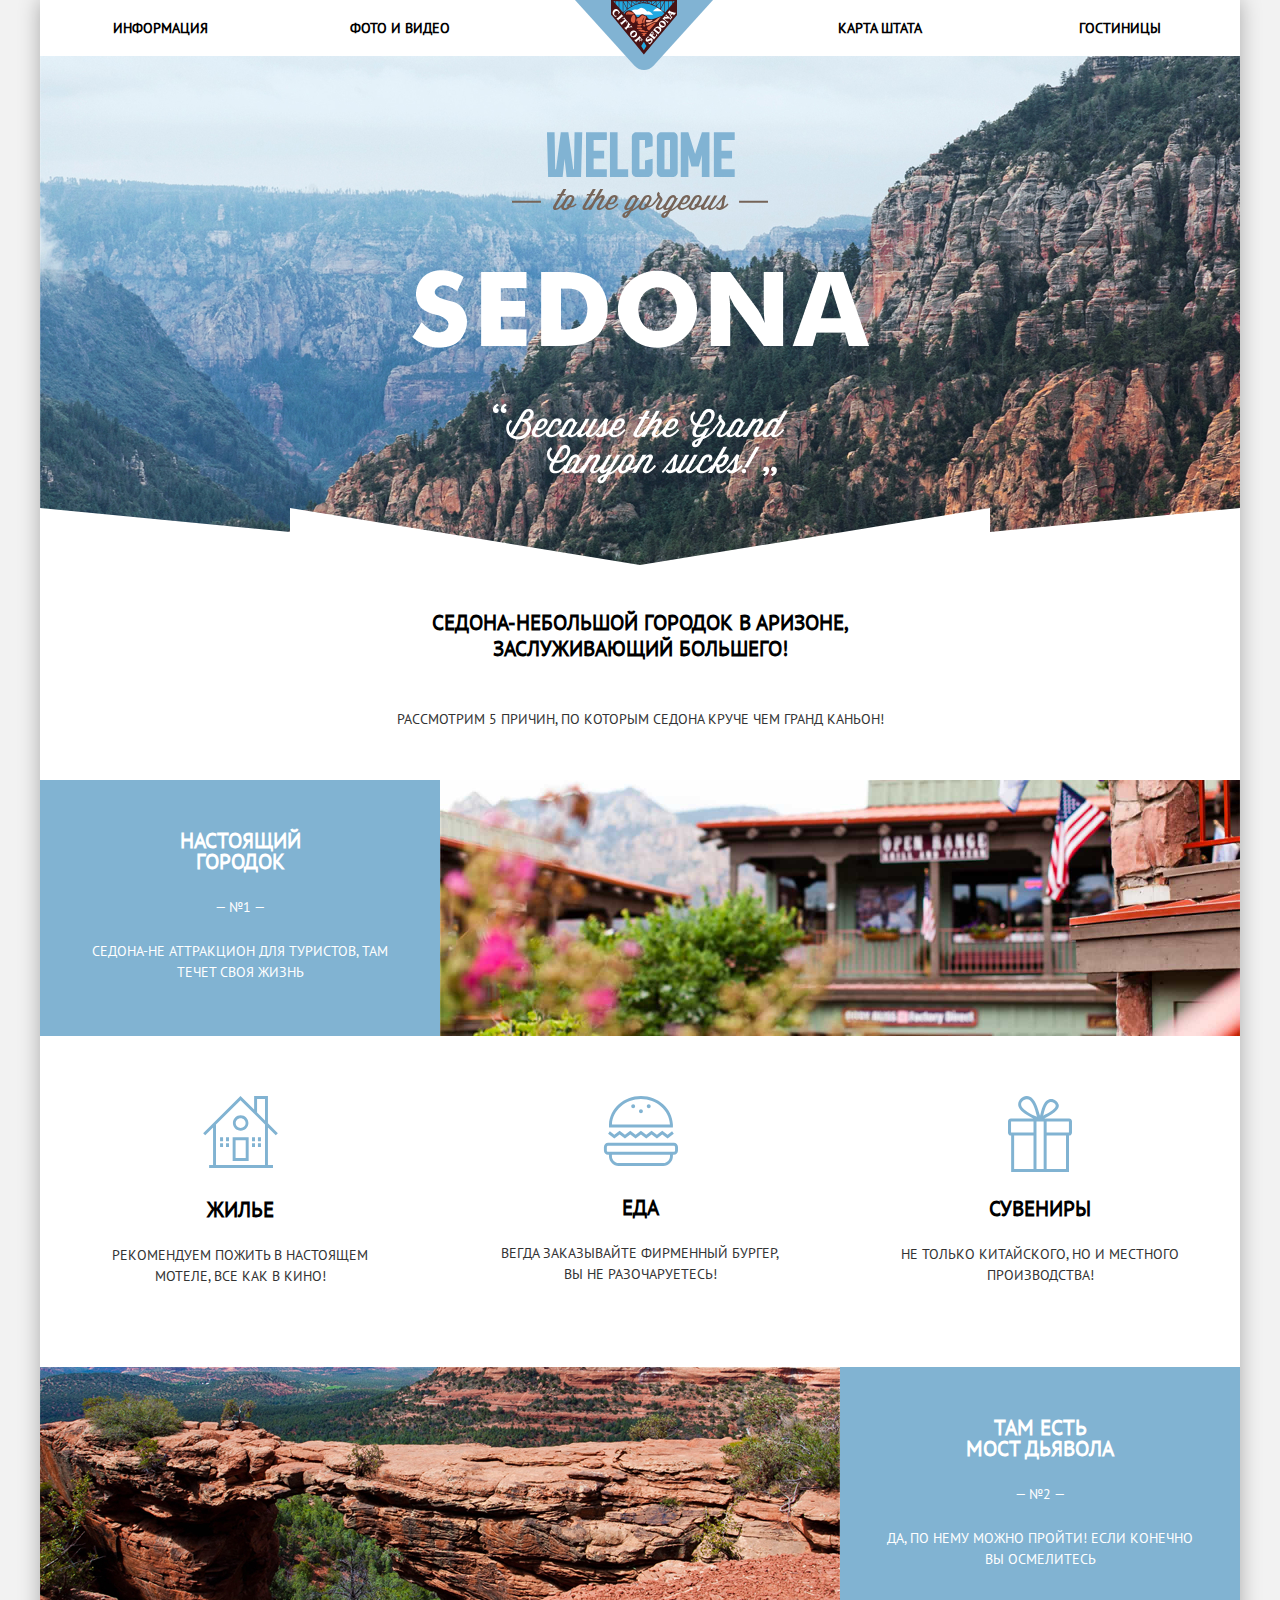
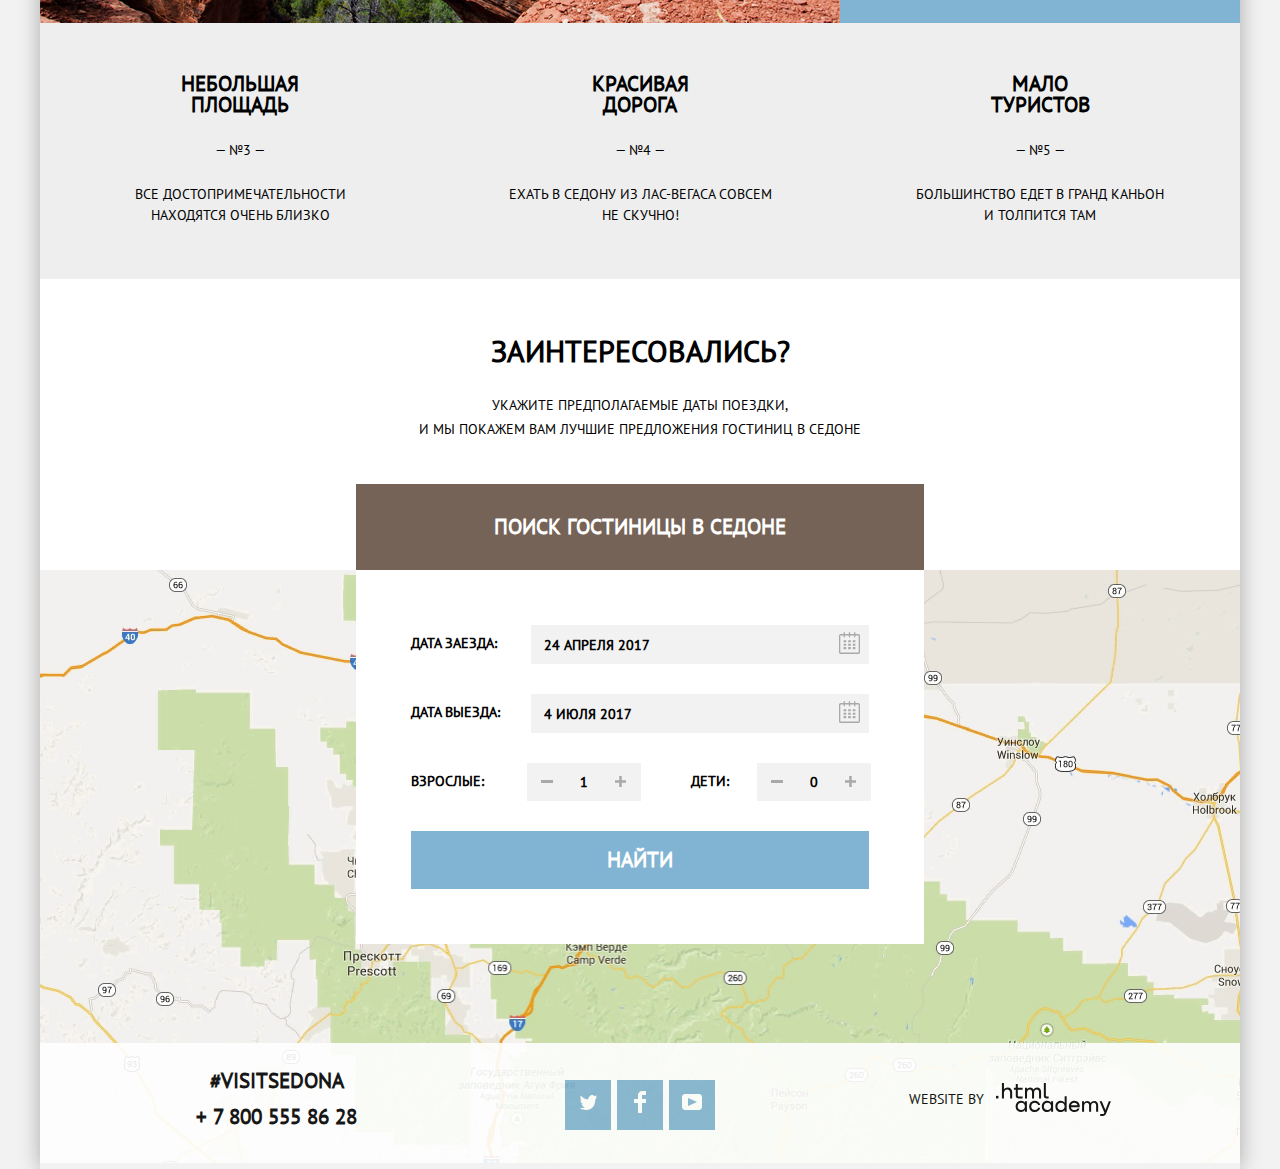
<file: index.html>
<!DOCTYPE html>
<html class="page" lang="ru">
  <head>
    <meta charset="utf-8">    
    <title>Седона</title>
    <link rel="icon" href="favicon.ico">
    <link rel="icon" href="favicon/icon.svg" type="image/svg+xml">
    <link rel="apple-touch-icon" href="favicon/180icon.png">
    <link href="normalize.css" rel="stylesheet">
    <link rel="stylesheet" href="style.min.css">
  </head>
  <body class="page-body">
      <div class="wrapper">
        <header class="page-header">
            <nav class="header__nav nav">
              <a class="nav__logo" href="#">
                <img src="img/logo/logo.svg" alt="Лого города Седона" width="138" height="70">
              </a>
              <ul class="nav__list">
                <li class="nav__item"><a href="blank.html">Информация</a></li>
                <li class="nav__item"><a href="blank.html">Фото и видео</a></li>
                <li class="nav__item"><a href="blank.html">Карта штата</a></li>
                <li class="nav__item"> <a href="catalog.html">Гостиницы</a></li>
              </ul>
            </nav>
            <div class="header__background"></div>
        </header>
        <main class="page-main">
            <h1 class="visually-hidden">Добро пожаловать в Седону</h1>
            <p class="welcome">Седона-небольшой городок в аризоне,<br> заслуживающий большего!</p>
            <section class="advantages">
            <h2 class="advantages__title">Рассмотрим 5 причин, по которым Седона круче чем гранд каньон!</h2>
            <div class="advantages__list">
              <div class="advantages__item advantages__item_blue city">
                <h3 class="item__title">Настоящий <br> городок</h3>
                <p>— №1 —</p>
                <p>Седона-не аттракцион для туристов, там <br> течет своя жизнь</p>
              </div>
              <div class="city-img">
                <img  src="img/index/main/main-real-citi.jpg" alt="Дом    на   фоне гор" width="800" height="256">
              </div>
                <div class="home advantages-item__list">
                      <svg aria-hidden="true" class="advantages-item__svg" width="75" height="72" viewBox="0 0 75 72" fill="none" xmlns="http://www.w3.org/2000/svg">
                        <path fill-rule="evenodd" clip-rule="evenodd" d="M45.656 65.033H29.656V41.21H45.656V65.033ZM42.718 44.134H32.593V62.11H42.718V44.134Z" fill="#81B3D2"/>
                        <path fill-rule="evenodd" clip-rule="evenodd" d="M72.771 39.253L74.847 37.185L64.939 27.32V0H51.127V13.567L37.5 0L0.151993 37.185L2.22899 39.253L10.061 31.458V69.076H6.12399V72H69.999V69.076H64.94V31.458L72.771 39.253ZM62.002 69.076H12.999V28.534L37.5 4.149L62.002 28.534V69.076ZM54.064 16.492L62.002 24.394V2.924H54.064V16.492Z" fill="#81B3D2"/>
                        <path fill-rule="evenodd" clip-rule="evenodd" d="M37.656 34.7929C33.376 34.7929 29.906 31.3409 29.906 27.0799C29.906 22.8209 33.375 19.3669 37.656 19.3669C41.935 19.3669 45.406 22.8209 45.406 27.0799C45.406 31.3409 41.935 34.7929 37.656 34.7929ZM42.625 27.0799C42.625 24.3489 40.4 22.1349 37.656 22.1349C34.911 22.1349 32.686 24.3489 32.686 27.0799C32.686 29.8119 34.91 32.0279 37.656 32.0279C40.4 32.0279 42.625 29.8119 42.625 27.0799ZM17.061 41.2099H20.061V45.1289H17.061V41.2099ZM25.999 41.2099H22.999V45.1289H25.999V41.2099ZM17.061 47.1819H20.061V51.1009H17.061V47.1819ZM25.999 47.1819H22.999V51.1009H25.999V47.1819ZM48.998 41.2099H51.998V45.1289H48.998V41.2099ZM57.936 41.2099H54.936V45.1289H57.936V41.2099ZM48.998 47.1819H51.998V51.1009H48.998V47.1819ZM57.936 47.1819H54.936V51.1009H57.936V47.1819Z" fill="#81B3D2"/>
                      </svg>
                      <h4>Жилье</h4>
                      <p>Рекомендуем пожить в настоящем <br> мотеле, все как в кино!</p>
                </div>
                <div class="eat advantages-item__list">
                      <svg aria-hidden="true" class="advantages-item__svg" width="75" height="70" viewBox="0 0 75 70" fill="none" xmlns="http://www.w3.org/2000/svg">
                        <path fill-rule="evenodd" clip-rule="evenodd" d="M8.97802 31.544H69.855C69.896 30.925 69.924 30.303 69.924 29.674C69.924 29.2812 69.9081 28.8934 69.8922 28.5046V28.5045L69.892 28.501C69.227 12.657 55.186 0 37.952 0C20.719 0 6.67702 12.657 6.01302 28.501C5.99602 28.891 5.98102 29.281 5.98102 29.674C5.98102 30.303 6.00902 30.925 6.05102 31.544H8.97802ZM21.957 42.465L16.634 38.406L11.308 42.465L5.12002 37.751L6.84102 35.294L11.308 38.695L16.635 34.638L21.958 38.695L27.283 34.638L32.611 38.695L37.939 34.638L43.267 38.695L48.596 34.638L53.923 38.695L59.253 34.639L64.589 38.696L69.063 35.293L70.783 37.752L64.589 42.464L59.253 38.405L53.923 42.465L48.596 38.406L43.267 42.465L37.939 38.406L32.611 42.465L27.283 38.406L21.957 42.465ZM5.05102 46.71H70.854C73.128 46.71 74.988 48.65 74.988 51.023V54.527C74.988 56.899 73.127 58.84 70.853 58.84H69.923V59.893C69.923 65.429 65.581 69.958 60.275 69.958H15.629C10.322 69.958 5.98102 65.429 5.98102 59.893V58.84H5.05102C2.77702 58.84 0.916016 56.899 0.916016 54.527V51.023C0.916016 48.65 2.77702 46.71 5.05102 46.71ZM60.276 66.915C63.987 66.915 67.006 63.765 67.006 59.894H67.005V58.841H8.89802V59.894C8.89802 63.765 11.918 66.915 15.629 66.915H60.276ZM72.071 54.527C72.071 55.215 71.513 55.798 70.853 55.798H5.05102C4.39102 55.798 3.83402 55.216 3.83402 54.527V51.023C3.83402 50.335 4.39202 49.752 5.05102 49.752H70.853C71.513 49.752 72.071 50.334 72.071 51.023V54.527ZM66.973 28.501C66.302 14.359 53.543 3.043 37.952 3.043C22.361 3.043 9.60402 14.359 8.93102 28.501H66.973Z" fill="#81B3D2"/>
                        <path d="M37.952 17.29C39.0262 17.29 39.897 16.3811 39.897 15.26C39.897 14.1388 39.0262 13.23 37.952 13.23C36.8778 13.23 36.007 14.1388 36.007 15.26C36.007 16.3811 36.8778 17.29 37.952 17.29Z" fill="#81B3D2"/>
                        <path d="M30.172 12.26C31.2468 12.26 32.118 11.3511 32.118 10.23C32.118 9.10881 31.2468 8.19995 30.172 8.19995C29.0973 8.19995 28.226 9.10881 28.226 10.23C28.226 11.3511 29.0973 12.26 30.172 12.26Z" fill="#81B3D2"/>
                        <path d="M45.732 12.26C46.8068 12.26 47.678 11.3511 47.678 10.23C47.678 9.10881 46.8068 8.19995 45.732 8.19995C44.6573 8.19995 43.786 9.10881 43.786 10.23C43.786 11.3511 44.6573 12.26 45.732 12.26Z" fill="#81B3D2"/>
                      </svg>
                      <h4>Еда</h4>
                      <p>Вегда заказывайте фирменный бургер, <br> вы не разочаруетесь!</p>
                </div>
                <div class="souvenirs advantages-item__list">
                      <svg aria-hidden="true" class="advantages-item__svg" width="64" height="76" viewBox="0 0 64 76" fill="none" xmlns="http://www.w3.org/2000/svg">
                        <path fill-rule="evenodd" clip-rule="evenodd" d="M61.097 22.501H36.312C50.125 15.602 51.229 11.25 50.72 8.816C49.558 4.853 45.028 1.793 40.718 3.409C35.149 5.498 33.581 13.797 32.074 19.796C30.15 13.726 28.29 5.982 23.938 2.059C22.677 0.920999 20.843 -0.205001 18.175 0.0309991C14.149 0.386999 8.373 5.413 10.717 11.012C12.968 16.39 20.404 19.789 25.295 22.501H2.879C1.29355 22.5026 0.00715075 23.7846 0 25.37V36.692C0.00715075 38.2774 1.29355 39.5594 2.879 39.561H3.153V76H60.994V39.561H61.097C62.6828 39.5599 63.9698 38.2778 63.977 36.692V25.37C63.9698 23.7842 62.6828 22.5021 61.097 22.501ZM42.413 5.944C44.516 5.634 47.395 7.243 47.668 9.153C48.061 11.909 44.268 14.408 42.582 15.574C40.059 17.318 37.654 18.217 35.295 19.629C36.179 15.939 37.844 6.618 42.413 5.944ZM19.531 15.912C17.306 14.427 12.987 11.481 13.091 8.141C13.203 4.546 18.834 1.571 21.905 4.255C25.761 7.626 27.618 15.36 29.024 20.812C25.775 19.273 22.696 18.024 19.531 15.912ZM25.503 73.026H6.136V39.561H25.504V73.026H25.503ZM25.503 36.524H3.046V25.538H25.503V36.524ZM35.66 36.524V73.027H28.486V25.538H35.66V36.524ZM58.011 73.026H38.644V39.561H58.011V73.026ZM60.931 36.524H38.644V25.538H60.931V36.524Z" fill="#81B3D2"/>
                      </svg>
                      <h4>Сувениры</h4>
                      <p>Не только китайского, но и местного <br> производства!</p>
                </div>
              
              <div class="advantages__item advantages__item_blue bridge">
                <h3 class="item__title">Там есть <br> мост дьявола</h3>
                <p>— №2 —</p>
                <p>Да, по нему можно пройти! Если конечно <br> вы осмелитесь</p>
              </div>
              <div class="bridge-img">
                  <img src="img/index/main/main-most-devil.jpg" alt="Узкий скальный выступ в каньон" width="800" height="256">
              </div>
              <div class="advantages__item squere">
                <h3 class="item__title">Небольшая <br> площадь</h3>
                <p>— №3 —</p>
                <p>Все достопримечательности <br> находятся очень близко</p>
              </div>
              <div class="advantages__item way">
                <h3 class="item__title">Красивая <br> дорога</h3>
                <p>— №4 —</p>
                <p>Ехать в Седону из Лас-Вегаса совсем <br> не скучно!</p>
              </div>
              <div class="advantages__item tourists">
                <h3 class="item__title">Мало <br> туристов</h3>
                <p>— №5 —</p>
                <p>Большинство едет в гранд каньон <br> и толпится там</p>
              </div>
              </div>
            </section>
            <section class="search-hotel">
            <h2 class="visually-hidden">Поиск гостиницы в Седоне</h2><!-- Скрыть потом-->
            <p class="search-hotel__title">Заинтересовались?</p>
            <p>Укажите предполагаемые даты поездки, <br> и мы покажем вам лучшие предложения гостиниц в Cедоне</p>
              <button class="button_brown search-hotel__button">Поиск гостиницы в седоне</button>
            
            <div class="modal modal__searh-hotel">
        <form class="form__search-hotel" action="https://echo.htmlacademy.ru" method="post">
            <div class="searh-hotel__item arrival-date">
              <label for="arrival-date">Дата заезда:</label>
                <input class="search-hotel__input" type="text" name="arrival-date" id="arrival-date" placeholder="24 апреля 2017"> 
                <button aria-label="Открыть календарь" class="calendar">
                  <svg aria-hidden="true" width="21" height="23" viewBox="0 0 21 23" fill="none" xmlns="http://www.w3.org/2000/svg">
                    <path fill-rule="evenodd" clip-rule="evenodd" d="M16.406 3.02498H19.251C20.217 3.02498 21 3.84698 21 4.86198V21.164C21 22.179 20.217 23 19.251 23H1.75C0.784 23 0 22.179 0 21.164V4.86198C0 3.84698 0.784 3.02498 1.75 3.02498H4.593V1.64798C4.593 1.26698 4.887 0.958984 5.25 0.958984C5.612 0.958984 5.906 1.26698 5.906 1.64798V3.02498H9.844V1.64798C9.844 1.26698 10.138 0.958984 10.501 0.958984C10.862 0.958984 11.156 1.26698 11.156 1.64798V3.02498H15.094V1.64798C15.094 1.26698 15.387 0.958984 15.75 0.958984C16.112 0.958984 16.406 1.26698 16.406 1.64798V3.02498ZM19.5646 21.484C19.6466 21.3979 19.691 21.2828 19.688 21.164H19.689V4.86198C19.689 4.60898 19.493 4.40298 19.252 4.40298H16.407V5.78098C16.407 6.16198 16.113 6.46998 15.751 6.46998C15.388 6.46998 15.095 6.16198 15.095 5.78098V4.40298H11.157V5.78098C11.157 6.16198 10.863 6.46998 10.502 6.46998C10.139 6.46998 9.845 6.16198 9.845 5.78098V4.40298H5.907V5.78098C5.907 6.16198 5.613 6.46998 5.251 6.46998C4.888 6.46998 4.594 6.16198 4.594 5.78098V4.40298H1.75C1.50263 4.40953 1.30696 4.61458 1.312 4.86198V21.164C1.30696 21.4114 1.50263 21.6164 1.75 21.623H19.251C19.3698 21.6201 19.4826 21.5701 19.5646 21.484Z" fill="#A9A9A9"/>
                    <path fill-rule="evenodd" clip-rule="evenodd" d="M4.59399 9.2251H7.21899V11.2911H4.59399V9.2251ZM4.59399 12.6681H7.21899V14.7351H4.59399V12.6681ZM7.21899 16.1121H4.59399V18.1781H7.21899V16.1121ZM9.18799 16.1121H11.813V18.1781H9.18799V16.1121ZM11.813 12.6681H9.18799V14.7351H11.813V12.6681ZM9.18799 9.2251H11.813V11.2911H9.18799V9.2251ZM16.406 16.1121H13.781V18.1781H16.406V16.1121ZM13.781 12.6681H16.406V14.7351H13.781V12.6681ZM16.406 9.2251H13.781V11.2911H16.406V9.2251Z" fill="#A9A9A9"/>
                    </svg>
                </button>
              </div>
            <div class="searh-hotel__item departure-date">
                <label for="departure-date">Дата выезда:</label>
                <input class="search-hotel__input" type="text" name="departure-date" id="departure-date" placeholder="4 июля 2017">
               <button aria-label="Открыть календарь" class="calendar">
                  <svg aria-hidden="true" width="21" height="23" viewBox="0 0 21 23" fill="none" xmlns="http://www.w3.org/2000/svg">
                    <path fill-rule="evenodd" clip-rule="evenodd" d="M16.406 3.02498H19.251C20.217 3.02498 21 3.84698 21 4.86198V21.164C21 22.179 20.217 23 19.251 23H1.75C0.784 23 0 22.179 0 21.164V4.86198C0 3.84698 0.784 3.02498 1.75 3.02498H4.593V1.64798C4.593 1.26698 4.887 0.958984 5.25 0.958984C5.612 0.958984 5.906 1.26698 5.906 1.64798V3.02498H9.844V1.64798C9.844 1.26698 10.138 0.958984 10.501 0.958984C10.862 0.958984 11.156 1.26698 11.156 1.64798V3.02498H15.094V1.64798C15.094 1.26698 15.387 0.958984 15.75 0.958984C16.112 0.958984 16.406 1.26698 16.406 1.64798V3.02498ZM19.5646 21.484C19.6466 21.3979 19.691 21.2828 19.688 21.164H19.689V4.86198C19.689 4.60898 19.493 4.40298 19.252 4.40298H16.407V5.78098C16.407 6.16198 16.113 6.46998 15.751 6.46998C15.388 6.46998 15.095 6.16198 15.095 5.78098V4.40298H11.157V5.78098C11.157 6.16198 10.863 6.46998 10.502 6.46998C10.139 6.46998 9.845 6.16198 9.845 5.78098V4.40298H5.907V5.78098C5.907 6.16198 5.613 6.46998 5.251 6.46998C4.888 6.46998 4.594 6.16198 4.594 5.78098V4.40298H1.75C1.50263 4.40953 1.30696 4.61458 1.312 4.86198V21.164C1.30696 21.4114 1.50263 21.6164 1.75 21.623H19.251C19.3698 21.6201 19.4826 21.5701 19.5646 21.484Z" fill="#A9A9A9"/>
                    <path fill-rule="evenodd" clip-rule="evenodd" d="M4.59399 9.2251H7.21899V11.2911H4.59399V9.2251ZM4.59399 12.6681H7.21899V14.7351H4.59399V12.6681ZM7.21899 16.1121H4.59399V18.1781H7.21899V16.1121ZM9.18799 16.1121H11.813V18.1781H9.18799V16.1121ZM11.813 12.6681H9.18799V14.7351H11.813V12.6681ZM9.18799 9.2251H11.813V11.2911H9.18799V9.2251ZM16.406 16.1121H13.781V18.1781H16.406V16.1121ZM13.781 12.6681H16.406V14.7351H13.781V12.6681ZM16.406 9.2251H13.781V11.2911H16.406V9.2251Z" fill="#A9A9A9"/>
                    </svg>
               </button> 
            </div>
              <div class="searh-hotel__wrapper ">
                <div class="searh-hotel__item adults"> 
                  <label for="adults">Взрослые:</label>
                    <input class="search-hotel__input" type="text"  value="1" name="adults" id="adults" placeholder="2">
                   <button aria-label="Увеличить количество взрослых" class="plus">
                     <svg  aria-hidden="true" width="11" height="11" viewBox="0 0 11 11" fill="none" xmlns="http://www.w3.org/2000/svg">
                        <path fill-rule="evenodd" clip-rule="evenodd" d="M4.23086 6.76932V11H6.76932V6.76932H11V4.23086H6.76932V0H4.23085V4.23086H0V6.76932H4.23086Z" fill="#A9A9A9"/>
                      </svg>
                   </button>
                    <button aria-label="Уменьшить количество взрослых" class="minus">
                      <svg aria-hidden="true" width="12" height="3" viewBox="0 0 12 3" fill="none" xmlns="http://www.w3.org/2000/svg">
                        <rect width="12" height="3" fill="#A9A9A9"/>
                      </svg>
                    </button>
                      
                  
                </div>
                <div class="searh-hotel__item children">
                  <label for="children">Дети:</label>
                    <input class="search-hotel__input" type="text" value="0" name="children" id="children" placeholder="5">
                    <button aria-label="Увеличить количество детей" class="plus">
                      <svg aria-hidden="true" width="11" height="11" viewBox="0 0 11 11" fill="none" xmlns="http://www.w3.org/2000/svg">
                         <path fill-rule="evenodd" clip-rule="evenodd" d="M4.23086 6.76932V11H6.76932V6.76932H11V4.23086H6.76932V0H4.23085V4.23086H0V6.76932H4.23086Z" fill="#A9A9A9"/>
                       </svg>
                    </button>
                    <button aria-label="Уменьшить количество детей" class="minus">
                       <svg aria-hidden="true" width="12" height="3" viewBox="0 0 12 3" fill="none" xmlns="http://www.w3.org/2000/svg">
                         <rect width="12" height="3" fill="#A9A9A9"/>
                       </svg>
                    </button>
                </div>
              </div>
          
            <button aria-label="Найти подходящую гостиницу" class="button_blue modal__button">Найти</button>
        </form>
      </div>
    </section>
        </main>
        <footer class="page-footer">
           <img class="page-footer__map" src="img/index/footer/footer-map.jpg" alt="Карта проезда в город Седона" width="1200" height="595">
            <div class="footer-wrapper">
              <section class="footer__contacts" >
                <h2 class="visually-hidden">Контакты</h2> <!--Скрыть-->
                <p>#VISITSEDONA</p>
                <p><a href="tel:+78005558628">+ 7 800 555 86 28</a></p>
              </section>
              <section class="footer__socials">
                <h2 class="visually-hidden">Мы в социальных сетях</h2> <!--Скрыть-->
                <ul class="socials__list">
                  <li class="socials__item button_blue">
                    <a class="socials__button socials__button_twitter" href="#">
                      <span class="visually-hidden">Твиттер</span>
                      <svg aria-hidden="true" width="17" height="16" viewBox="0 0 17 16" xmlns="http://www.w3.org/2000/svg">
                        <path d="M10.95 1.14409C12.635 0.648089 13.934 1.41409 14.527 2.32309C15.2 2.09209 15.858 1.84209 16.538 1.61509C16.5249 2.30145 16.2117 2.94761 15.681 3.38309C16.366 3.55309 16.985 2.89209 16.985 2.89209C16.816 3.89209 15.979 4.68009 15.422 4.91609C15.191 11.6661 12.247 16.1331 5.34501 15.9981H4.89901C4.48901 15.9981 0.735007 15.5381 0.00100708 14.1111C2.27201 14.3071 3.89401 13.6891 4.69401 12.9341C3.73401 12.6341 2.01501 12.4571 1.71501 9.98409C2.06401 10.0901 2.27901 10.2121 2.90501 10.1031C1.70501 9.24709 0.374007 8.53009 0.448007 6.33009C0.733007 6.65809 1.51501 6.86609 1.78801 6.80209C1.08501 6.56109 -0.181993 3.44209 0.894007 1.85009C2.71201 3.70409 4.62901 5.45609 8.04601 5.62309C8.25401 3.33009 9.18301 1.79309 10.95 1.14409Z" fill="white"/>
                      </svg>
                    </a>
                  </li>
                  <li class="socials__item button_blue">
                    <a class="socials__button socials__button_fb" href="#">
                      <span class="visually-hidden">Фейсбук</span>
                      <svg aria-hidden="true" width="12" height="22" viewBox="0 0 12 22" fill="none" xmlns="http://www.w3.org/2000/svg">
                        <path d="M12 4V0H8C5.79086 0 4 1.79086 4 4V8H0V12H4V22H8V12H12V8H8V4H12Z" fill="white"/>
                      </svg>
                    </a>
                  </li>
                  <li class="socials__item button_blue">
                    <a class="socials__button socials__button_youtube" href="#">
                      <span class="visually-hidden">Ютуб</span>
                      <svg aria-hidden="true" width="20" height="16" viewBox="0 0 20 16" fill="none" xmlns="http://www.w3.org/2000/svg">
                        <path fill-rule="evenodd" clip-rule="evenodd" d="M3 0H17C18.65 0 20 1.35 20 3V13C20 14.65 18.65 16 17 16H3C1.35 16 0 14.65 0 13V3C0 1.35 1.35 0 3 0ZM6.027 4.002V11.998L15.014 8L6.027 4.002Z" fill="white"/>
                      </svg>
                    </a>
                  </li>
                </ul>
              </section>
              <section class="footer__copyright">
                <h2 class="visually-hidden">Авторское право на сайт</h2>
                <p>WEBSITE BY</p>
                  <a aria-label="Сайт HTML Academy" class="link" href="https://htmlacademy.ru/intensive/htmlcss">
                    <svg aria-hidden="true" width="115" height="33" viewBox="0 0 115 33" fill="currentColor" xmlns="http://www.w3.org/2000/svg">
                      <path d="M0 12.8691V15.4429H2.45789V12.8691H0Z"/>
                      <path d="M11.6466 4.52562C10.0863 4.52562 8.82534 5.23341 8.03454 6.26294H7.94905V0H5.91864V15.4429H7.94905V10.1451C7.94905 8.02172 9.27418 6.49888 11.2191 6.49888C13.0572 6.49888 14.1258 7.87158 14.1258 9.71614V15.4429H16.1563V9.35153C16.1563 6.41308 14.3396 4.52562 11.6466 4.52562Z"/>
                      <path d="M26.6171 4.82696H21.8082V1.07349H19.7778V4.82696H17.8542V6.80022H19.7778V12.7843C19.7778 14.5002 20.7396 15.4439 22.4708 15.4439H26.6171V13.4492H22.8769C22.193 13.4492 21.8082 13.0632 21.8082 12.3983V6.80022H26.6171V4.82696Z"/>
                      <path d="M41.1215 4.54712C39.497 4.54712 38.2576 5.34071 37.5736 6.60618H37.5095C36.8897 5.36217 35.7356 4.54712 34.154 4.54712C32.7434 4.54712 31.6746 5.29781 31.0336 6.3488H30.948V4.82596H29.0031V15.4429H31.0336V9.99504C31.0336 8.00032 32.0806 6.54184 33.6624 6.49894C35.1584 6.45604 36.0347 7.52847 36.0347 9.13708V15.4429H38.0652V9.82343C38.0652 7.44266 39.4758 6.49894 40.6941 6.49894C42.1688 6.49894 43.0452 7.52847 43.0452 9.13708V15.4429H45.0754V8.92261C45.0754 6.3488 43.6221 4.54712 41.1215 4.54712Z"/>
                      <path d="M47.8272 12.6975C47.8272 14.4348 48.8104 15.4429 50.627 15.4429H52.636V13.4696H50.9262C50.2422 13.4696 49.8574 13.0835 49.8574 12.4186V0H47.8272V12.6975Z"/>
                      <path d="M28.9048 19.6888H28.8192C28.027 18.6227 26.7425 17.8764 25.0295 17.8551C21.882 17.8124 19.6338 20.1365 19.6338 23.4202C19.6338 26.7252 21.9248 29.0494 25.008 29.0068C26.7637 28.9853 28.027 28.1965 28.8192 27.0663H28.9048V28.7081H30.9177V18.1536H28.9048V19.6888ZM25.3077 27.0451C23.081 27.0451 21.6679 25.4245 21.6679 23.4202C21.6679 21.4159 23.081 19.7954 25.3077 19.7954C27.4703 19.7954 28.8836 21.4159 28.8836 23.4202C28.8836 25.4033 27.4703 27.0451 25.3077 27.0451Z"/>
                      <path d="M44.2094 21.9915C43.7169 19.6034 41.5972 17.855 38.8138 17.855C35.4523 17.855 33.2042 20.307 33.2042 23.4201C33.2042 26.5331 35.4523 29.0067 38.8138 29.0067C41.5972 29.0067 43.7169 27.2155 44.2094 24.8061H42.0898C41.6616 26.1494 40.3983 27.0662 38.8353 27.0662C36.6513 27.0662 35.238 25.4244 35.238 23.4201C35.238 21.4158 36.6513 19.7953 38.8353 19.7953C40.4624 19.7953 41.6616 20.7548 42.0898 21.9915H44.2094Z"/>
                      <path d="M55.0836 19.6888H54.998C54.2057 18.6227 52.921 17.8764 51.208 17.8551C48.0606 17.8124 45.8124 20.1365 45.8124 23.4202C45.8124 26.7252 48.1035 29.0494 51.1866 29.0068C52.9424 28.9853 54.2057 28.1965 54.998 27.0663H55.0836V28.7081H57.0962V18.1536H55.0836V19.6888ZM51.4865 27.0451C49.2595 27.0451 47.8465 25.4245 47.8465 23.4202C47.8465 21.4159 49.2595 19.7954 51.4865 19.7954C53.6491 19.7954 55.0621 21.4159 55.0621 23.4202C55.0621 25.4033 53.6491 27.0451 51.4865 27.0451Z"/>
                      <path d="M68.6538 19.7953H68.5682C67.776 18.6652 66.4483 17.8763 64.7568 17.855C61.6738 17.8123 59.3827 20.1365 59.3827 23.4415C59.3827 26.7251 61.6309 29.0493 64.7783 29.0067C66.4483 28.9853 67.776 28.239 68.5468 27.1729H68.6538V28.708H70.6665V13.356H68.6538V19.7953ZM65.0568 27.0662C62.8298 27.0662 61.4168 25.4458 61.4168 23.4415C61.4168 21.4372 62.8298 19.8166 65.0568 19.8166C67.2193 19.8166 68.6324 21.4585 68.6324 23.4415C68.6324 25.4458 67.2193 27.0662 65.0568 27.0662Z"/>
                      <path d="M78.3297 17.855C75.0752 17.855 72.8483 20.3497 72.8483 23.4414C72.8483 26.4479 74.9467 29.0067 78.3724 29.0067C80.8561 29.0067 82.8475 27.6633 83.5541 25.4244H81.4342C80.9634 26.4267 79.8286 27.0662 78.4582 27.0662C76.5312 27.0662 75.1608 25.7869 75.0108 24.1451H83.7682C84.0464 20.6269 81.8412 17.855 78.3297 17.855ZM78.2868 19.7953C79.9783 19.7953 81.2416 20.8401 81.5627 22.354H75.0538C75.3534 20.8614 76.6168 19.7953 78.2868 19.7953Z"/>
                      <path d="M98.1985 17.8762C96.5713 17.8762 95.3295 18.6651 94.6443 19.9232H94.5799C93.9591 18.6865 92.8029 17.8762 91.2184 17.8762C89.8054 17.8762 88.7347 18.6225 88.0924 19.6673H88.0068V18.1534H86.0583V28.7079H88.0924V23.2921C88.0924 21.3091 89.1417 19.8592 90.7261 19.8165C92.2247 19.7739 93.1028 20.84 93.1028 22.4392V28.7079H95.1368V23.1215C95.1368 20.7547 96.5499 19.8165 97.7703 19.8165C99.2477 19.8165 100.125 20.84 100.125 22.4392V28.7079H102.16V22.226C102.16 19.6673 100.704 17.8762 98.1985 17.8762Z"/>
                      <path d="M109.441 27.0237L105.801 18.1536H103.553L108.392 29.7104L108.371 29.753C108.028 30.6272 107.643 30.947 106.701 30.947H104.196V32.9726H106.701C108.542 32.9726 109.527 32.1411 110.212 30.3499L114.88 18.1536H112.803L109.441 27.0237Z"/>
                      </svg>
                  </a>
              </section>
            </div>
          
        
        </footer>
      
    </div>
    <script src="js/script.min.js"></script>
  </body>
</html>
</file>
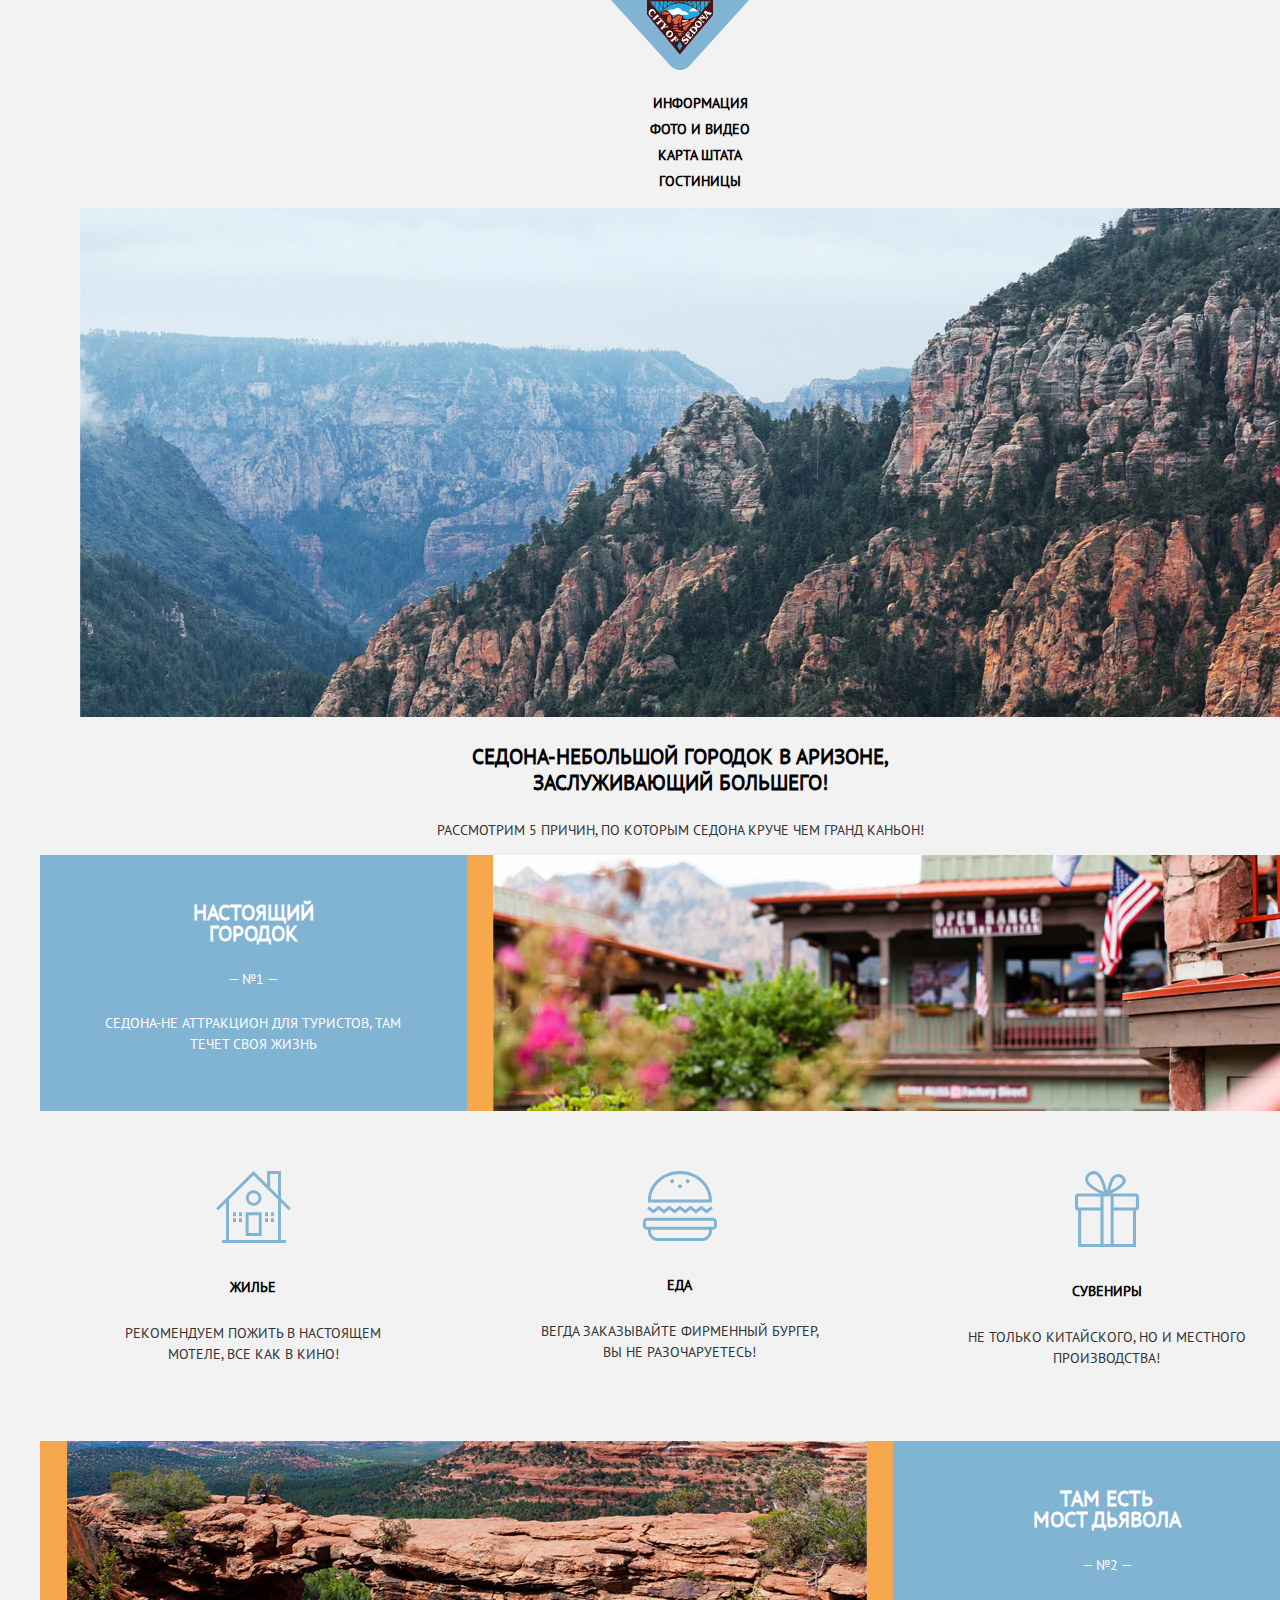
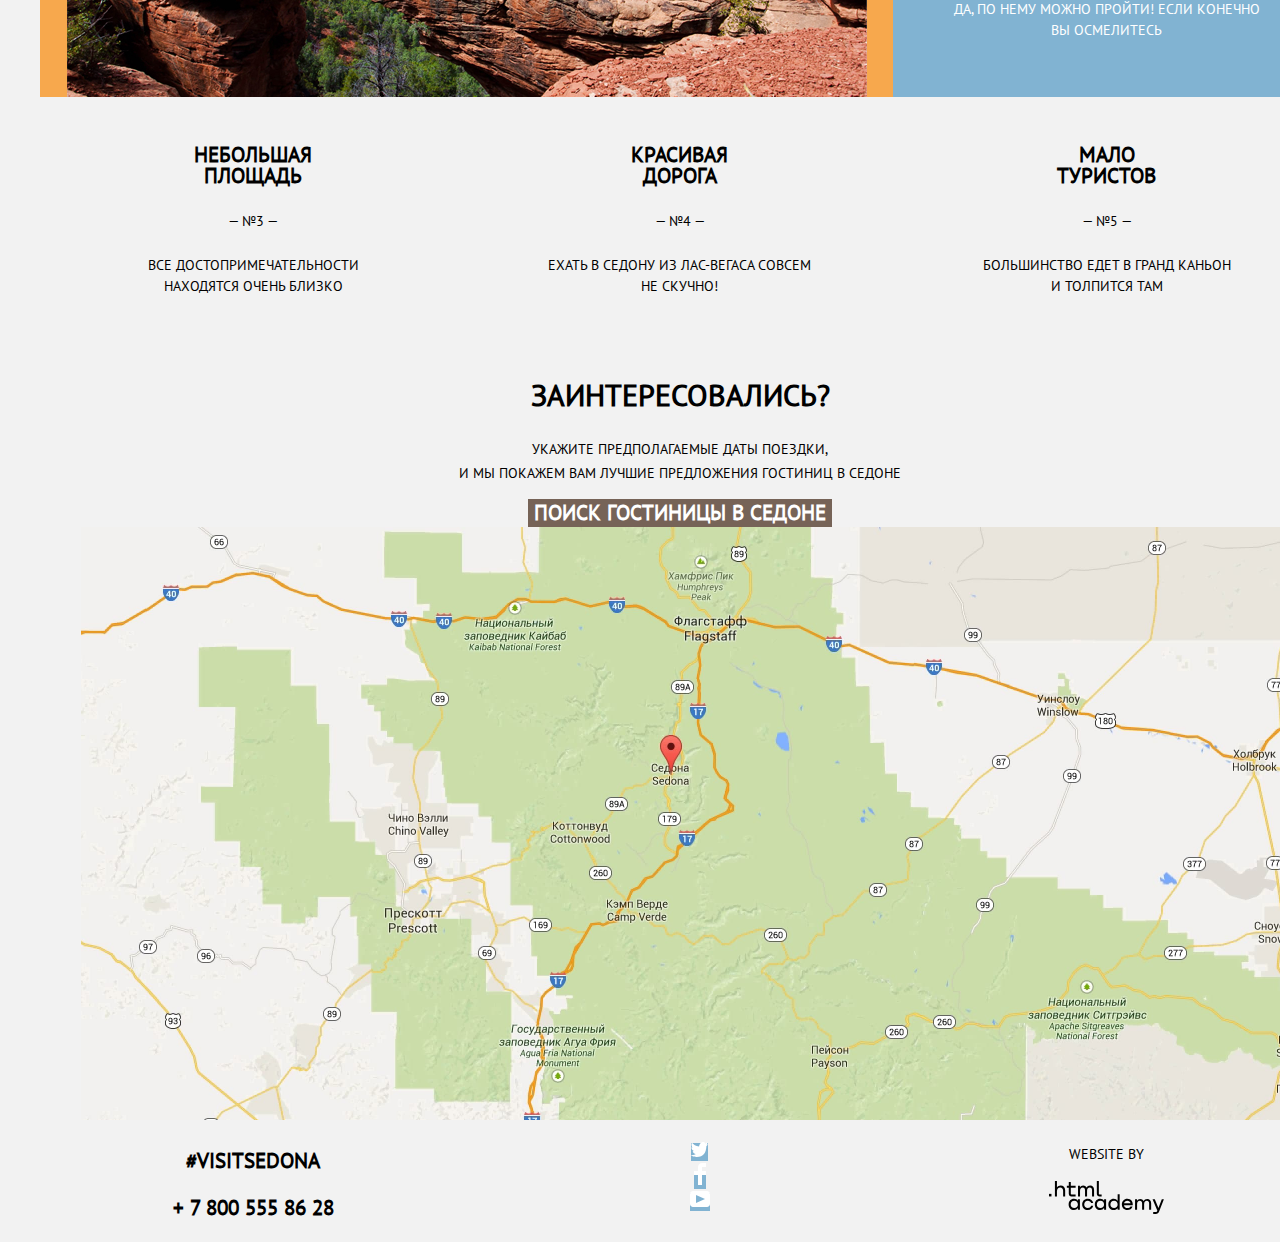
<file: Sedona_branch1/index.html>
<!DOCTYPE html>
<html class="page" lang="ru">
  <head>
    <meta charset="utf-8">    
    <title>Седона</title>
    <link rel="icon" href="favicon.ico">
    <link rel="icon" href="favicon/icon.svg" type="image/svg+xml">
    <link rel="apple-touch-icon" href="favicon/180icon.png">
    <link href="normalize.css" rel="stylesheet">
    <link rel="stylesheet" href="style.css">
  </head>
  <body class="page-body">
      <header class="page-header">
          <nav class="header__nav nav">
            <a class="nav__logo">
              <img src="img/logo/logo.svg" alt="Лого города Седона" width="138" height="70">
            </a>
            <ul class="nav__list">
              <li class="nav__item"><a href="blank.html">Информация</a></li>
              <li class="nav__item"><a href="blank.html">Фото и видео</a></li>
              <li class="nav__item"><a href="blank.html">Карта штата</a></li>
              <li class="nav__item"> <a href="catalog.html">Гостиницы</a></li>
            </ul>
          </nav>
          <img class="header__background" src="img/index/header/header-foto-sedona.jpg" alt="Высокие горы с каменистыми выступы частично покрытые лесом" width="1200" height="509">
      </header>
      <main class="page-main">
          <h1 class="visually-hidden">Добро пожаловать в Седону</h1>
          <p class="welcome">Седона-небольшой городок в аризоне,<br> заслуживающий большего!</p>
          <section class="advantages">
          <h2 class="advantages__title">Рассмотрим 5 причин, по которым Седона круче чем гранд каньон!</h2>
          <div class="advantages__list">
            <div class="advantages__item advantages__item_blue city">
              <h3 class="item__title">Настоящий <br> городок</h3>
              <p>— №1 —</p>
              <p>Седона-не аттракцион для туристов, там <br> течет своя жизнь</p>
            </div>
            <div class="city-img">
              <img  src="img/index/main/main-real-citi.jpg" alt="Дом    на   фоне гор" width="800" height="256">
            </div>
            <div class="home advantages-item__list">
                  <svg class="advantages-item__svg" width="75" height="72" viewBox="0 0 75 72" fill="none" xmlns="http://www.w3.org/2000/svg">
                    <path fill-rule="evenodd" clip-rule="evenodd" d="M45.656 65.033H29.656V41.21H45.656V65.033ZM42.718 44.134H32.593V62.11H42.718V44.134Z" fill="#81B3D2"/>
                    <path fill-rule="evenodd" clip-rule="evenodd" d="M72.771 39.253L74.847 37.185L64.939 27.32V0H51.127V13.567L37.5 0L0.151993 37.185L2.22899 39.253L10.061 31.458V69.076H6.12399V72H69.999V69.076H64.94V31.458L72.771 39.253ZM62.002 69.076H12.999V28.534L37.5 4.149L62.002 28.534V69.076ZM54.064 16.492L62.002 24.394V2.924H54.064V16.492Z" fill="#81B3D2"/>
                    <path fill-rule="evenodd" clip-rule="evenodd" d="M37.656 34.7929C33.376 34.7929 29.906 31.3409 29.906 27.0799C29.906 22.8209 33.375 19.3669 37.656 19.3669C41.935 19.3669 45.406 22.8209 45.406 27.0799C45.406 31.3409 41.935 34.7929 37.656 34.7929ZM42.625 27.0799C42.625 24.3489 40.4 22.1349 37.656 22.1349C34.911 22.1349 32.686 24.3489 32.686 27.0799C32.686 29.8119 34.91 32.0279 37.656 32.0279C40.4 32.0279 42.625 29.8119 42.625 27.0799ZM17.061 41.2099H20.061V45.1289H17.061V41.2099ZM25.999 41.2099H22.999V45.1289H25.999V41.2099ZM17.061 47.1819H20.061V51.1009H17.061V47.1819ZM25.999 47.1819H22.999V51.1009H25.999V47.1819ZM48.998 41.2099H51.998V45.1289H48.998V41.2099ZM57.936 41.2099H54.936V45.1289H57.936V41.2099ZM48.998 47.1819H51.998V51.1009H48.998V47.1819ZM57.936 47.1819H54.936V51.1009H57.936V47.1819Z" fill="#81B3D2"/>
                  </svg>
                  <h4>Жилье</h4>
                  <p>Рекомендуем пожить в настоящем <br> мотеле, все как в кино!</p>
            </div>
            <div class="eat advantages-item__list">
                  <svg class="advantages-item__svg" width="75" height="70" viewBox="0 0 75 70" fill="none" xmlns="http://www.w3.org/2000/svg">
                    <path fill-rule="evenodd" clip-rule="evenodd" d="M8.97802 31.544H69.855C69.896 30.925 69.924 30.303 69.924 29.674C69.924 29.2812 69.9081 28.8934 69.8922 28.5046V28.5045L69.892 28.501C69.227 12.657 55.186 0 37.952 0C20.719 0 6.67702 12.657 6.01302 28.501C5.99602 28.891 5.98102 29.281 5.98102 29.674C5.98102 30.303 6.00902 30.925 6.05102 31.544H8.97802ZM21.957 42.465L16.634 38.406L11.308 42.465L5.12002 37.751L6.84102 35.294L11.308 38.695L16.635 34.638L21.958 38.695L27.283 34.638L32.611 38.695L37.939 34.638L43.267 38.695L48.596 34.638L53.923 38.695L59.253 34.639L64.589 38.696L69.063 35.293L70.783 37.752L64.589 42.464L59.253 38.405L53.923 42.465L48.596 38.406L43.267 42.465L37.939 38.406L32.611 42.465L27.283 38.406L21.957 42.465ZM5.05102 46.71H70.854C73.128 46.71 74.988 48.65 74.988 51.023V54.527C74.988 56.899 73.127 58.84 70.853 58.84H69.923V59.893C69.923 65.429 65.581 69.958 60.275 69.958H15.629C10.322 69.958 5.98102 65.429 5.98102 59.893V58.84H5.05102C2.77702 58.84 0.916016 56.899 0.916016 54.527V51.023C0.916016 48.65 2.77702 46.71 5.05102 46.71ZM60.276 66.915C63.987 66.915 67.006 63.765 67.006 59.894H67.005V58.841H8.89802V59.894C8.89802 63.765 11.918 66.915 15.629 66.915H60.276ZM72.071 54.527C72.071 55.215 71.513 55.798 70.853 55.798H5.05102C4.39102 55.798 3.83402 55.216 3.83402 54.527V51.023C3.83402 50.335 4.39202 49.752 5.05102 49.752H70.853C71.513 49.752 72.071 50.334 72.071 51.023V54.527ZM66.973 28.501C66.302 14.359 53.543 3.043 37.952 3.043C22.361 3.043 9.60402 14.359 8.93102 28.501H66.973Z" fill="#81B3D2"/>
                    <path d="M37.952 17.29C39.0262 17.29 39.897 16.3811 39.897 15.26C39.897 14.1388 39.0262 13.23 37.952 13.23C36.8778 13.23 36.007 14.1388 36.007 15.26C36.007 16.3811 36.8778 17.29 37.952 17.29Z" fill="#81B3D2"/>
                    <path d="M30.172 12.26C31.2468 12.26 32.118 11.3511 32.118 10.23C32.118 9.10881 31.2468 8.19995 30.172 8.19995C29.0973 8.19995 28.226 9.10881 28.226 10.23C28.226 11.3511 29.0973 12.26 30.172 12.26Z" fill="#81B3D2"/>
                    <path d="M45.732 12.26C46.8068 12.26 47.678 11.3511 47.678 10.23C47.678 9.10881 46.8068 8.19995 45.732 8.19995C44.6573 8.19995 43.786 9.10881 43.786 10.23C43.786 11.3511 44.6573 12.26 45.732 12.26Z" fill="#81B3D2"/>
                  </svg>
                  <h4>Еда</h4>
                  <p>Вегда заказывайте фирменный бургер, <br> вы не разочаруетесь!</p>
            </div>
            <div class="souvenirs advantages-item__list">
                  <svg class="advantages-item__svg" width="64" height="76" viewBox="0 0 64 76" fill="none" xmlns="http://www.w3.org/2000/svg">
                    <path fill-rule="evenodd" clip-rule="evenodd" d="M61.097 22.501H36.312C50.125 15.602 51.229 11.25 50.72 8.816C49.558 4.853 45.028 1.793 40.718 3.409C35.149 5.498 33.581 13.797 32.074 19.796C30.15 13.726 28.29 5.982 23.938 2.059C22.677 0.920999 20.843 -0.205001 18.175 0.0309991C14.149 0.386999 8.373 5.413 10.717 11.012C12.968 16.39 20.404 19.789 25.295 22.501H2.879C1.29355 22.5026 0.00715075 23.7846 0 25.37V36.692C0.00715075 38.2774 1.29355 39.5594 2.879 39.561H3.153V76H60.994V39.561H61.097C62.6828 39.5599 63.9698 38.2778 63.977 36.692V25.37C63.9698 23.7842 62.6828 22.5021 61.097 22.501ZM42.413 5.944C44.516 5.634 47.395 7.243 47.668 9.153C48.061 11.909 44.268 14.408 42.582 15.574C40.059 17.318 37.654 18.217 35.295 19.629C36.179 15.939 37.844 6.618 42.413 5.944ZM19.531 15.912C17.306 14.427 12.987 11.481 13.091 8.141C13.203 4.546 18.834 1.571 21.905 4.255C25.761 7.626 27.618 15.36 29.024 20.812C25.775 19.273 22.696 18.024 19.531 15.912ZM25.503 73.026H6.136V39.561H25.504V73.026H25.503ZM25.503 36.524H3.046V25.538H25.503V36.524ZM35.66 36.524V73.027H28.486V25.538H35.66V36.524ZM58.011 73.026H38.644V39.561H58.011V73.026ZM60.931 36.524H38.644V25.538H60.931V36.524Z" fill="#81B3D2"/>
                  </svg>
                  <h4>Сувениры</h4>
                  <p>Не только китайского, но и местного <br> производства!</p>
            </div>
            <div class="advantages__item advantages__item_blue bridge">
              <h3 class="item__title">Там есть <br> мост дьявола</h3>
              <p>— №2 —</p>
              <p>Да, по нему можно пройти! Если конечно <br> вы осмелитесь</p>
            </div>
            <div class="bridge-img">
                <img src="img/index/main/main-most-devil.jpg" alt="Узкий скальный выступ в каньон" width="800" height="256">
            </div>
            <div class="advantages__item squere">
              <h3 class="item__title">Небольшая <br> площадь</h3>
              <p>— №3 —</p>
              <p>Все достопримечательности <br> находятся очень близко</p>
            </div>
            <div class="advantages__item way">
              <h3 class="item__title">Красивая <br> дорога</h3>
              <p>— №4 —</p>
              <p>Ехать в Седону из Лас-Вегаса совсем <br> не скучно!</p>
            </div>
            <div class="advantages__item tourists">
              <h3 class="item__title">Мало <br> туристов</h3>
              <p>— №5 —</p>
              <p>Большинство едет в гранд каньон <br> и толпится там</p>
            </div>
            </div>
          </section>
          <section class="search-hotel">
          <h2 class="visually-hidden">Поиск гостиницы в Седоне</h2><!-- Скрыть потом-->
          <p class="search-hotel__title">Заинтересовались?</p>
          <p>Укажите предполагаемые даты поездки, <br> и мы покажем вам лучшие предложения гостиниц в Cедоне</p>
            <button class="button_brown search-hotel__button">Поиск гостиницы в седоне</button>
            <img class="search-hotel__map" src="img/index/footer/footer-map.jpg" alt="Карта проезда в город Седона" width="1199" height="594">
          </section>
      </main>
      <footer class="page-footer">
          <section class="footer__contacts" >
            <h2 class="visually-hidden">Контакты</h2> <!--Скрыть-->
            <p>#VISITSEDONA</p>
            <a href="tel:+78005558628"><p>+ 7 800 555 86 28</p></a>
          </section>
          <section class="footer__socials">
            <h2 class="visually-hidden">Мы в соц.сетях</h2> <!--Скрыть-->
            <ul class="socials__list">
              <li>
                <a class="button_blue socials__button" href="#">
                  <span class="visually-hidden">Твиттер</span>
                  <svg width="17" height="16" viewBox="0 0 17 16" fill="none" xmlns="http://www.w3.org/2000/svg">
                    <path d="M10.95 1.14409C12.635 0.648089 13.934 1.41409 14.527 2.32309C15.2 2.09209 15.858 1.84209 16.538 1.61509C16.5249 2.30145 16.2117 2.94761 15.681 3.38309C16.366 3.55309 16.985 2.89209 16.985 2.89209C16.816 3.89209 15.979 4.68009 15.422 4.91609C15.191 11.6661 12.247 16.1331 5.34501 15.9981H4.89901C4.48901 15.9981 0.735007 15.5381 0.00100708 14.1111C2.27201 14.3071 3.89401 13.6891 4.69401 12.9341C3.73401 12.6341 2.01501 12.4571 1.71501 9.98409C2.06401 10.0901 2.27901 10.2121 2.90501 10.1031C1.70501 9.24709 0.374007 8.53009 0.448007 6.33009C0.733007 6.65809 1.51501 6.86609 1.78801 6.80209C1.08501 6.56109 -0.181993 3.44209 0.894007 1.85009C2.71201 3.70409 4.62901 5.45609 8.04601 5.62309C8.25401 3.33009 9.18301 1.79309 10.95 1.14409Z" fill="white"/>
                  </svg>
                </a>
              </li>
              <li>
                <a class="button_blue" href="#">
                  <span class="visually-hidden">Фейсбук</span>
                  <svg width="12" height="22" viewBox="0 0 12 22" fill="none" xmlns="http://www.w3.org/2000/svg">
                    <path d="M12 4V0H8C5.79086 0 4 1.79086 4 4V8H0V12H4V22H8V12H12V8H8V4H12Z" fill="white"/>
                  </svg>
                </a>
              </li>
              <li>
                <a class="button_blue" href="#">
                  <span class="visually-hidden">Ютуб</span>
                  <svg width="20" height="16" viewBox="0 0 20 16" fill="none" xmlns="http://www.w3.org/2000/svg">
                    <path fill-rule="evenodd" clip-rule="evenodd" d="M3 0H17C18.65 0 20 1.35 20 3V13C20 14.65 18.65 16 17 16H3C1.35 16 0 14.65 0 13V3C0 1.35 1.35 0 3 0ZM6.027 4.002V11.998L15.014 8L6.027 4.002Z" fill="white"/>
                  </svg>
                </a>
              </li>
            </ul>
          </section>
          <section class="footer__copyright">
            <p>WEBSITE BY</p>
              <a class="link" href="https://htmlacademy.ru/intensive/htmlcss">
                <svg width="115" height="33" viewBox="0 0 115 33" fill="currentColor" xmlns="http://www.w3.org/2000/svg">
                  <path d="M0 12.8691V15.4429H2.45789V12.8691H0Z"/>
                  <path d="M11.6466 4.52562C10.0863 4.52562 8.82534 5.23341 8.03454 6.26294H7.94905V0H5.91864V15.4429H7.94905V10.1451C7.94905 8.02172 9.27418 6.49888 11.2191 6.49888C13.0572 6.49888 14.1258 7.87158 14.1258 9.71614V15.4429H16.1563V9.35153C16.1563 6.41308 14.3396 4.52562 11.6466 4.52562Z"/>
                  <path d="M26.6171 4.82696H21.8082V1.07349H19.7778V4.82696H17.8542V6.80022H19.7778V12.7843C19.7778 14.5002 20.7396 15.4439 22.4708 15.4439H26.6171V13.4492H22.8769C22.193 13.4492 21.8082 13.0632 21.8082 12.3983V6.80022H26.6171V4.82696Z"/>
                  <path d="M41.1215 4.54712C39.497 4.54712 38.2576 5.34071 37.5736 6.60618H37.5095C36.8897 5.36217 35.7356 4.54712 34.154 4.54712C32.7434 4.54712 31.6746 5.29781 31.0336 6.3488H30.948V4.82596H29.0031V15.4429H31.0336V9.99504C31.0336 8.00032 32.0806 6.54184 33.6624 6.49894C35.1584 6.45604 36.0347 7.52847 36.0347 9.13708V15.4429H38.0652V9.82343C38.0652 7.44266 39.4758 6.49894 40.6941 6.49894C42.1688 6.49894 43.0452 7.52847 43.0452 9.13708V15.4429H45.0754V8.92261C45.0754 6.3488 43.6221 4.54712 41.1215 4.54712Z"/>
                  <path d="M47.8272 12.6975C47.8272 14.4348 48.8104 15.4429 50.627 15.4429H52.636V13.4696H50.9262C50.2422 13.4696 49.8574 13.0835 49.8574 12.4186V0H47.8272V12.6975Z"/>
                  <path d="M28.9048 19.6888H28.8192C28.027 18.6227 26.7425 17.8764 25.0295 17.8551C21.882 17.8124 19.6338 20.1365 19.6338 23.4202C19.6338 26.7252 21.9248 29.0494 25.008 29.0068C26.7637 28.9853 28.027 28.1965 28.8192 27.0663H28.9048V28.7081H30.9177V18.1536H28.9048V19.6888ZM25.3077 27.0451C23.081 27.0451 21.6679 25.4245 21.6679 23.4202C21.6679 21.4159 23.081 19.7954 25.3077 19.7954C27.4703 19.7954 28.8836 21.4159 28.8836 23.4202C28.8836 25.4033 27.4703 27.0451 25.3077 27.0451Z"/>
                  <path d="M44.2094 21.9915C43.7169 19.6034 41.5972 17.855 38.8138 17.855C35.4523 17.855 33.2042 20.307 33.2042 23.4201C33.2042 26.5331 35.4523 29.0067 38.8138 29.0067C41.5972 29.0067 43.7169 27.2155 44.2094 24.8061H42.0898C41.6616 26.1494 40.3983 27.0662 38.8353 27.0662C36.6513 27.0662 35.238 25.4244 35.238 23.4201C35.238 21.4158 36.6513 19.7953 38.8353 19.7953C40.4624 19.7953 41.6616 20.7548 42.0898 21.9915H44.2094Z"/>
                  <path d="M55.0836 19.6888H54.998C54.2057 18.6227 52.921 17.8764 51.208 17.8551C48.0606 17.8124 45.8124 20.1365 45.8124 23.4202C45.8124 26.7252 48.1035 29.0494 51.1866 29.0068C52.9424 28.9853 54.2057 28.1965 54.998 27.0663H55.0836V28.7081H57.0962V18.1536H55.0836V19.6888ZM51.4865 27.0451C49.2595 27.0451 47.8465 25.4245 47.8465 23.4202C47.8465 21.4159 49.2595 19.7954 51.4865 19.7954C53.6491 19.7954 55.0621 21.4159 55.0621 23.4202C55.0621 25.4033 53.6491 27.0451 51.4865 27.0451Z"/>
                  <path d="M68.6538 19.7953H68.5682C67.776 18.6652 66.4483 17.8763 64.7568 17.855C61.6738 17.8123 59.3827 20.1365 59.3827 23.4415C59.3827 26.7251 61.6309 29.0493 64.7783 29.0067C66.4483 28.9853 67.776 28.239 68.5468 27.1729H68.6538V28.708H70.6665V13.356H68.6538V19.7953ZM65.0568 27.0662C62.8298 27.0662 61.4168 25.4458 61.4168 23.4415C61.4168 21.4372 62.8298 19.8166 65.0568 19.8166C67.2193 19.8166 68.6324 21.4585 68.6324 23.4415C68.6324 25.4458 67.2193 27.0662 65.0568 27.0662Z"/>
                  <path d="M78.3297 17.855C75.0752 17.855 72.8483 20.3497 72.8483 23.4414C72.8483 26.4479 74.9467 29.0067 78.3724 29.0067C80.8561 29.0067 82.8475 27.6633 83.5541 25.4244H81.4342C80.9634 26.4267 79.8286 27.0662 78.4582 27.0662C76.5312 27.0662 75.1608 25.7869 75.0108 24.1451H83.7682C84.0464 20.6269 81.8412 17.855 78.3297 17.855ZM78.2868 19.7953C79.9783 19.7953 81.2416 20.8401 81.5627 22.354H75.0538C75.3534 20.8614 76.6168 19.7953 78.2868 19.7953Z"/>
                  <path d="M98.1985 17.8762C96.5713 17.8762 95.3295 18.6651 94.6443 19.9232H94.5799C93.9591 18.6865 92.8029 17.8762 91.2184 17.8762C89.8054 17.8762 88.7347 18.6225 88.0924 19.6673H88.0068V18.1534H86.0583V28.7079H88.0924V23.2921C88.0924 21.3091 89.1417 19.8592 90.7261 19.8165C92.2247 19.7739 93.1028 20.84 93.1028 22.4392V28.7079H95.1368V23.1215C95.1368 20.7547 96.5499 19.8165 97.7703 19.8165C99.2477 19.8165 100.125 20.84 100.125 22.4392V28.7079H102.16V22.226C102.16 19.6673 100.704 17.8762 98.1985 17.8762Z"/>
                  <path d="M109.441 27.0237L105.801 18.1536H103.553L108.392 29.7104L108.371 29.753C108.028 30.6272 107.643 30.947 106.701 30.947H104.196V32.9726H106.701C108.542 32.9726 109.527 32.1411 110.212 30.3499L114.88 18.1536H112.803L109.441 27.0237Z"/>
                  </svg>
              </a>
          </section>
        
      
      </footer>
    <section class="modal modal__searh-hotel">
      <form class="form__search-hotel" action="https://echo.htmlacademy.ru" method="post">
          <p>
            <label for="arrival-date">Дата заезда:
              <input class="search-hotel__input" type="date" name="arrival-date" id="arrival-date"> <!--Потом через CSS убрать встроенную иконку календаря сделать отдельную картинкой д/дальнейшей реализации с помoщью JS-->
            </label>
          </p>
          <p>
            <label for="departure-date">Дата выезда:
              <input class="search-hotel__input" type="date" name="departure-date" id="departure-date"> <!--Потом через CSS убрать встроенную иконку календаря сделать отдельную картинкой д/дальнейшей реализации с помoщью JS-->
            </label>
          </p>
          <p>
            <label for="adults">Взрослые
              <input class="search-hotel__input" type="number" min="1" step="1" value="1" name="adults" id="adults">
            </label>
          </p> <!--Изменить вид кнопок при помощи CSS-->
          <p>
            <label for="children">Дети
              <input class="search-hotel__input" type="number" min="0" step="1" value="0" name="children" id="children">
            </label>
          </p>
          <button class="button_blue modal__button">Найти</button>
      </form>
    </section>
  </body>
</html>
</file>
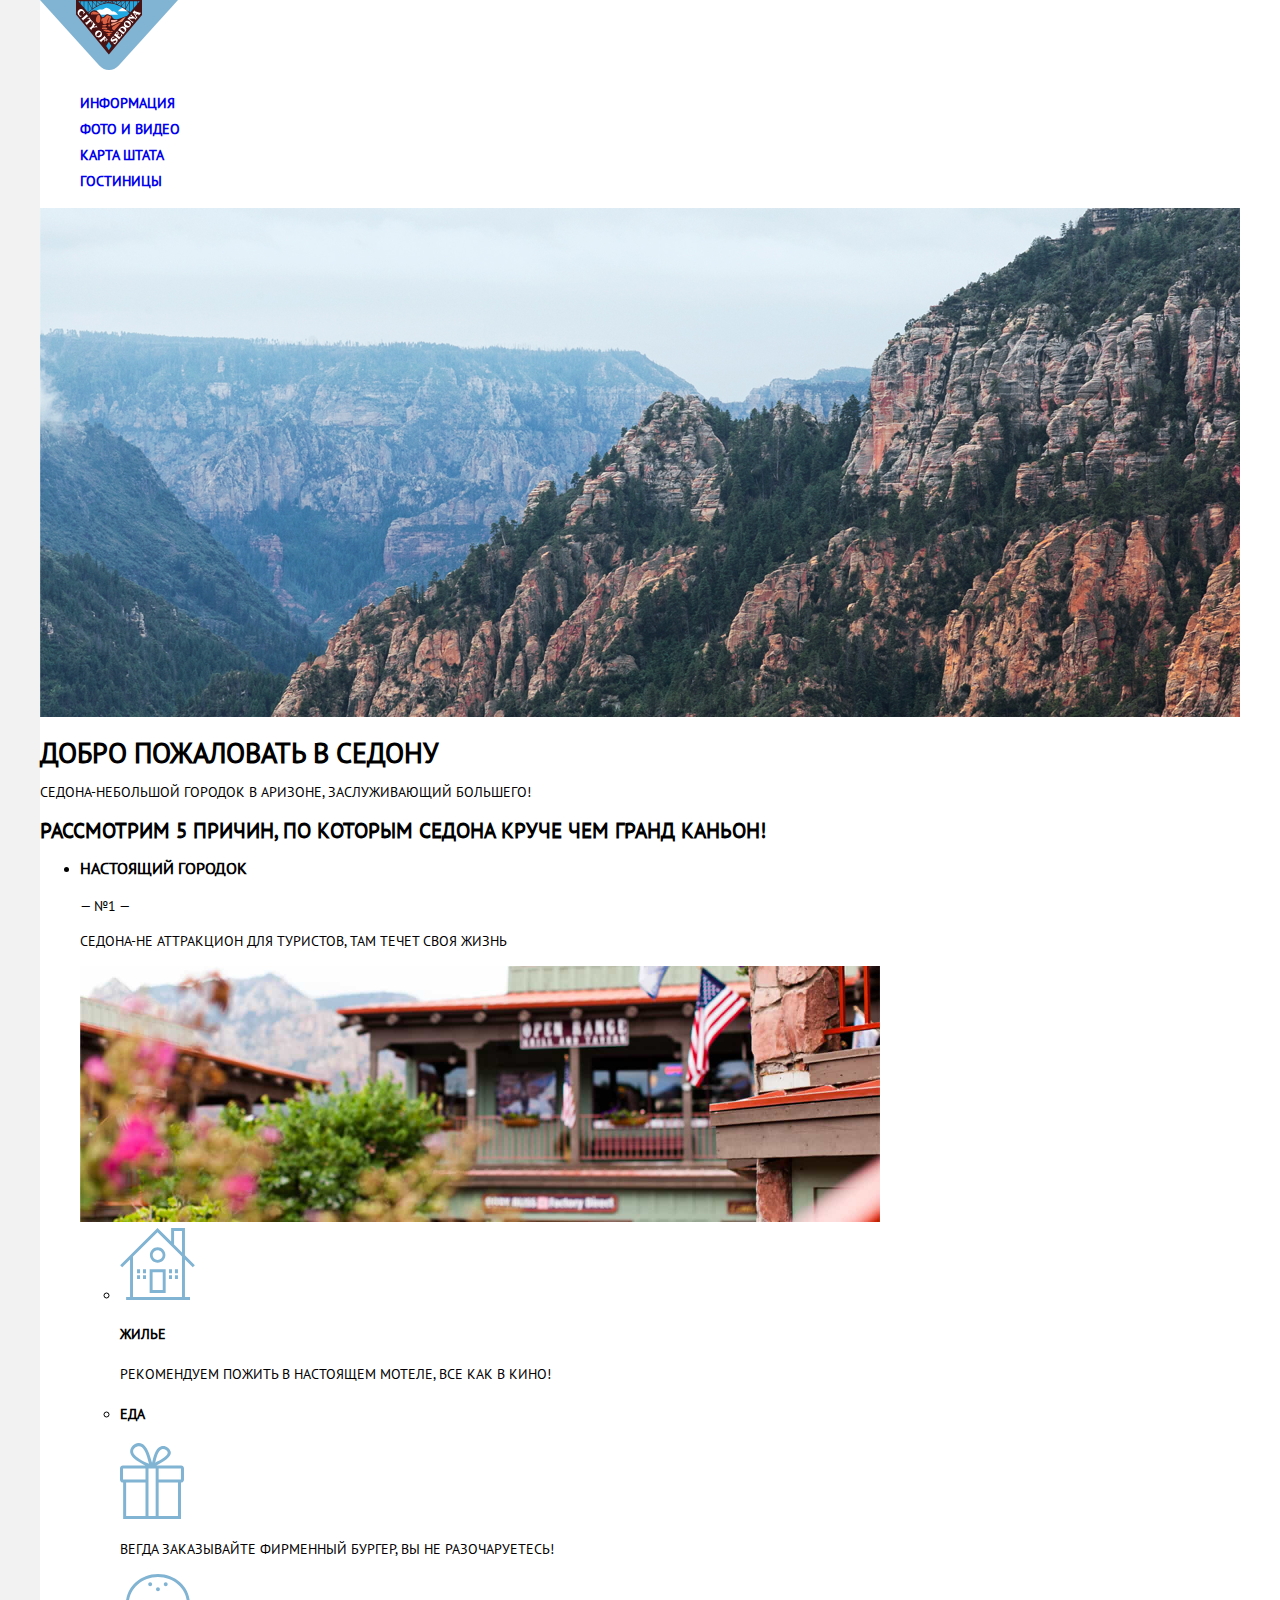
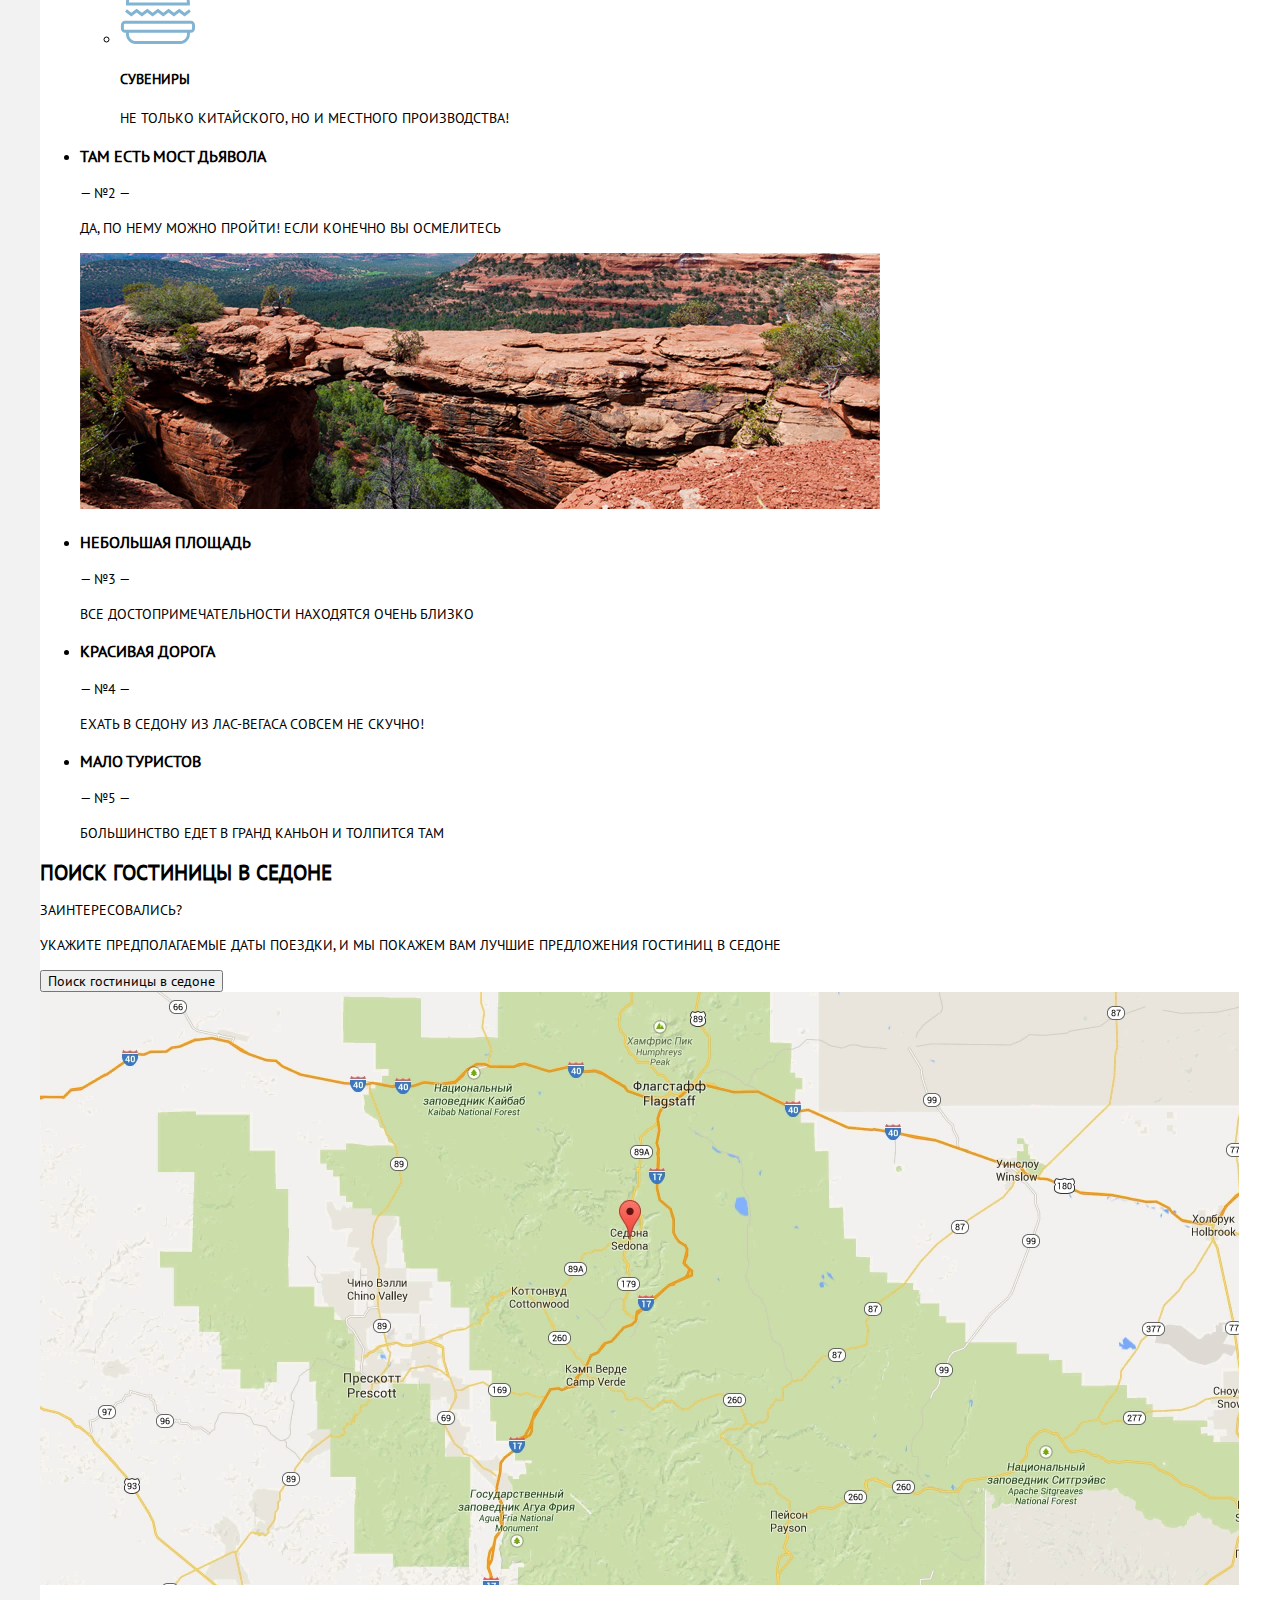
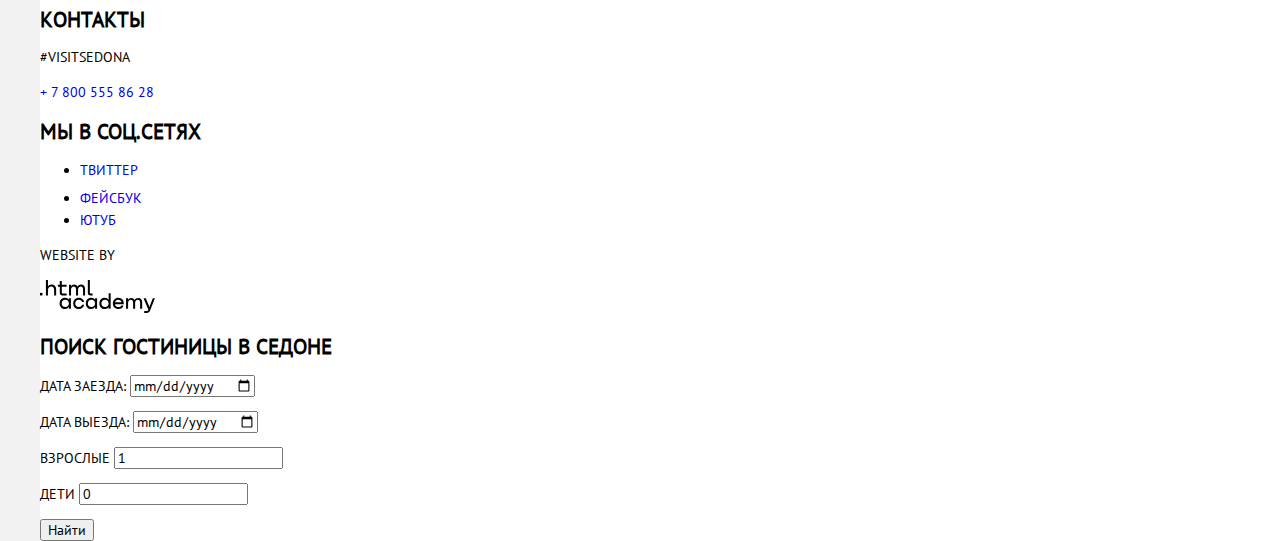
<file: Седона/index.html>
<!DOCTYPE html>
<html lang="ru">
  <head>
    <meta charset="utf-8">
    <title>Седона</title>
    <link rel="icon" href="favicon.ico">
    <link rel="icon" href="favicon/icon.svg" type="image/svg+xml">
    <link rel="apple-touch-icon" href="favicon/180icon.png">
    <link href="normalize.css" rel="stylesheet">
    <link rel="stylesheet" href="style.css">
  </head>
  <body class="page-body">
    <header class="header">
      <nav class="header__nav nav">
        <a class="nav__logo">
          <img src="img/logo/logo.svg" alt="Лого Седона" width="138" height="70">
        </a>
        <ul class="nav__list">
          <li class="nav__item"><a href="blank.html">Информация</a></li>
          <li class="nav__item"><a href="blank.html">Фото и видео</a></li>
          <li class="nav__item"><a href="blank.html">Карта штата</a></li>
          <li class="nav__item"> <a href="catalog.html">Гостиницы</a></li>
        </ul>
      </nav>
      <img class="header__background" src="img/index/header/header-foto-sedona.jpg" alt="Высокие горы с каменистыми выступами частично покрытые лесом" width="1200" height="509">
    </header>
    <main class="page-main">
      <section class="page-main__welcome">
        <h1>Добро пожаловать в Седону</h1>
        <p>Седона-небольшой городок в аризоне, заслуживающий большего!</p>
      </section>
      <section class="page-main__advantages">
        <h2>Рассмотрим 5 причин, по которым Седона круче чем гранд каньон!</h2>
        <ul class="advantages__list">
          <li class="advantages__item">
              <h3>Настоящий городок</h3>
              <p>— №1 —</p>
              <p>Седона-не аттракцион для туристов, там течет своя жизнь</p>
              <img src="img/index/main/main-real-citi.jpg" alt="Дом на фоне гор" width="800" height="256">
            <ul class="advantages-item__list">
              <li class="advantages-item__item">
                <svg width="75" height="72" viewBox="0 0 75 72" fill="none" xmlns="http://www.w3.org/2000/svg">
                  <path fill-rule="evenodd" clip-rule="evenodd" d="M45.656 65.033H29.656V41.21H45.656V65.033ZM42.718 44.134H32.593V62.11H42.718V44.134Z" fill="#81B3D2"/>
                  <path fill-rule="evenodd" clip-rule="evenodd" d="M72.771 39.253L74.847 37.185L64.939 27.32V0H51.127V13.567L37.5 0L0.151993 37.185L2.22899 39.253L10.061 31.458V69.076H6.12399V72H69.999V69.076H64.94V31.458L72.771 39.253ZM62.002 69.076H12.999V28.534L37.5 4.149L62.002 28.534V69.076ZM54.064 16.492L62.002 24.394V2.924H54.064V16.492Z" fill="#81B3D2"/>
                  <path fill-rule="evenodd" clip-rule="evenodd" d="M37.656 34.7929C33.376 34.7929 29.906 31.3409 29.906 27.0799C29.906 22.8209 33.375 19.3669 37.656 19.3669C41.935 19.3669 45.406 22.8209 45.406 27.0799C45.406 31.3409 41.935 34.7929 37.656 34.7929ZM42.625 27.0799C42.625 24.3489 40.4 22.1349 37.656 22.1349C34.911 22.1349 32.686 24.3489 32.686 27.0799C32.686 29.8119 34.91 32.0279 37.656 32.0279C40.4 32.0279 42.625 29.8119 42.625 27.0799ZM17.061 41.2099H20.061V45.1289H17.061V41.2099ZM25.999 41.2099H22.999V45.1289H25.999V41.2099ZM17.061 47.1819H20.061V51.1009H17.061V47.1819ZM25.999 47.1819H22.999V51.1009H25.999V47.1819ZM48.998 41.2099H51.998V45.1289H48.998V41.2099ZM57.936 41.2099H54.936V45.1289H57.936V41.2099ZM48.998 47.1819H51.998V51.1009H48.998V47.1819ZM57.936 47.1819H54.936V51.1009H57.936V47.1819Z" fill="#81B3D2"/>
                  </svg>
                <h4>Жилье</h4>
                <p>Рекомендуем пожить в настоящем мотеле, все как в кино!</p>
              </li>
              <li>
                <h4>Еда</h4>
                <svg width="64" height="76" viewBox="0 0 64 76" fill="none" xmlns="http://www.w3.org/2000/svg">
                  <path fill-rule="evenodd" clip-rule="evenodd" d="M61.097 22.501H36.312C50.125 15.602 51.229 11.25 50.72 8.816C49.558 4.853 45.028 1.793 40.718 3.409C35.149 5.498 33.581 13.797 32.074 19.796C30.15 13.726 28.29 5.982 23.938 2.059C22.677 0.920999 20.843 -0.205001 18.175 0.0309991C14.149 0.386999 8.373 5.413 10.717 11.012C12.968 16.39 20.404 19.789 25.295 22.501H2.879C1.29355 22.5026 0.00715075 23.7846 0 25.37V36.692C0.00715075 38.2774 1.29355 39.5594 2.879 39.561H3.153V76H60.994V39.561H61.097C62.6828 39.5599 63.9698 38.2778 63.977 36.692V25.37C63.9698 23.7842 62.6828 22.5021 61.097 22.501ZM42.413 5.944C44.516 5.634 47.395 7.243 47.668 9.153C48.061 11.909 44.268 14.408 42.582 15.574C40.059 17.318 37.654 18.217 35.295 19.629C36.179 15.939 37.844 6.618 42.413 5.944ZM19.531 15.912C17.306 14.427 12.987 11.481 13.091 8.141C13.203 4.546 18.834 1.571 21.905 4.255C25.761 7.626 27.618 15.36 29.024 20.812C25.775 19.273 22.696 18.024 19.531 15.912ZM25.503 73.026H6.136V39.561H25.504V73.026H25.503ZM25.503 36.524H3.046V25.538H25.503V36.524ZM35.66 36.524V73.027H28.486V25.538H35.66V36.524ZM58.011 73.026H38.644V39.561H58.011V73.026ZM60.931 36.524H38.644V25.538H60.931V36.524Z" fill="#81B3D2"/>
                </svg>
                <p>Вегда заказывайте фирменный бургер, вы не разочаруетесь!</p>
              </li>
              <li>
                <svg width="75" height="70" viewBox="0 0 75 70" fill="none" xmlns="http://www.w3.org/2000/svg">
                  <path fill-rule="evenodd" clip-rule="evenodd" d="M8.97802 31.544H69.855C69.896 30.925 69.924 30.303 69.924 29.674C69.924 29.2812 69.9081 28.8934 69.8922 28.5046V28.5045L69.892 28.501C69.227 12.657 55.186 0 37.952 0C20.719 0 6.67702 12.657 6.01302 28.501C5.99602 28.891 5.98102 29.281 5.98102 29.674C5.98102 30.303 6.00902 30.925 6.05102 31.544H8.97802ZM21.957 42.465L16.634 38.406L11.308 42.465L5.12002 37.751L6.84102 35.294L11.308 38.695L16.635 34.638L21.958 38.695L27.283 34.638L32.611 38.695L37.939 34.638L43.267 38.695L48.596 34.638L53.923 38.695L59.253 34.639L64.589 38.696L69.063 35.293L70.783 37.752L64.589 42.464L59.253 38.405L53.923 42.465L48.596 38.406L43.267 42.465L37.939 38.406L32.611 42.465L27.283 38.406L21.957 42.465ZM5.05102 46.71H70.854C73.128 46.71 74.988 48.65 74.988 51.023V54.527C74.988 56.899 73.127 58.84 70.853 58.84H69.923V59.893C69.923 65.429 65.581 69.958 60.275 69.958H15.629C10.322 69.958 5.98102 65.429 5.98102 59.893V58.84H5.05102C2.77702 58.84 0.916016 56.899 0.916016 54.527V51.023C0.916016 48.65 2.77702 46.71 5.05102 46.71ZM60.276 66.915C63.987 66.915 67.006 63.765 67.006 59.894H67.005V58.841H8.89802V59.894C8.89802 63.765 11.918 66.915 15.629 66.915H60.276ZM72.071 54.527C72.071 55.215 71.513 55.798 70.853 55.798H5.05102C4.39102 55.798 3.83402 55.216 3.83402 54.527V51.023C3.83402 50.335 4.39202 49.752 5.05102 49.752H70.853C71.513 49.752 72.071 50.334 72.071 51.023V54.527ZM66.973 28.501C66.302 14.359 53.543 3.043 37.952 3.043C22.361 3.043 9.60402 14.359 8.93102 28.501H66.973Z" fill="#81B3D2"/>
                  <path d="M37.952 17.29C39.0262 17.29 39.897 16.3811 39.897 15.26C39.897 14.1388 39.0262 13.23 37.952 13.23C36.8778 13.23 36.007 14.1388 36.007 15.26C36.007 16.3811 36.8778 17.29 37.952 17.29Z" fill="#81B3D2"/>
                  <path d="M30.172 12.26C31.2468 12.26 32.118 11.3511 32.118 10.23C32.118 9.10881 31.2468 8.19995 30.172 8.19995C29.0973 8.19995 28.226 9.10881 28.226 10.23C28.226 11.3511 29.0973 12.26 30.172 12.26Z" fill="#81B3D2"/>
                  <path d="M45.732 12.26C46.8068 12.26 47.678 11.3511 47.678 10.23C47.678 9.10881 46.8068 8.19995 45.732 8.19995C44.6573 8.19995 43.786 9.10881 43.786 10.23C43.786 11.3511 44.6573 12.26 45.732 12.26Z" fill="#81B3D2"/>
                  </svg>
                <h4>Сувениры</h4>
                <p>Не только китайского, но и местного производства!</p>
              </li>
            </ul>
          </li>
          <li class="advantages__item">
            <h3>Там есть мост дьявола</h3>
            <p>— №2 —</p>
            <p>Да, по нему можно пройти! Если конечно вы осмелитесь</p>
            <img src="img/index/main/main-most-devil.jpg" alt="Узкий скальный выступ в каньон" width="800" height="256">
          </li>
          <li class="advantages__item">
            <h3>Небольшая площадь</h3>
            <p>— №3 —</p>
            <p>Все достопримечательности находятся очень близко</p>
          </li>
          <li class="advantages__item">
            <h3>Красивая дорога</h3>
            <p>— №4 —</p>
            <p>Ехать в Седону из Лас-Вегаса совсем не скучно!</p>
          </li>
          <li class="advantages__item">
            <h3>Мало туристов</h3>
            <p>— №5 —</p>
            <p>Большинство едет в гранд каньон и толпится там</p>
          </li>
        </ul>
      </section>
      <section class="page-main__search-hotel">
        <h2>Поиск гостиницы в Седоне</h2><!-- Скрыть потом-->
        <p>Заинтересовались?</p>
        <p>Укажите предполагаемые даты поездки, и мы покажем вам лучшие предложения гостиниц в Cедоне</p>
          <button class="button search-hotel__button">Поиск гостиницы в седоне</button>
          <img class="search-hotel__map" src="img/index/footer/footer-map.jpg" alt="Карта проезда в город Седона" width="1199" height="594">
      </section>
    </main>
    <footer class="page-footer">
      <section class="page-footer__contacts" >
        <h2>Контакты</h2> <!--Скрыть-->
        <p>#VISITSEDONA</p>
        <a href="tel:+78005558628"><p>+ 7 800 555 86 28</p></a>
      </section>
      <section class="page-footer__socials">
        <h2>Мы в соц.сетях</h2> <!--Скрыть-->
        <ul>
          <li>
            <a class="button socials__button" href="#">
              <span>Твиттер</span>
              <svg width="17" height="16" viewBox="0 0 17 16" fill="none" xmlns="http://www.w3.org/2000/svg">
                <path d="M10.95 1.14409C12.635 0.648089 13.934 1.41409 14.527 2.32309C15.2 2.09209 15.858 1.84209 16.538 1.61509C16.5249 2.30145 16.2117 2.94761 15.681 3.38309C16.366 3.55309 16.985 2.89209 16.985 2.89209C16.816 3.89209 15.979 4.68009 15.422 4.91609C15.191 11.6661 12.247 16.1331 5.34501 15.9981H4.89901C4.48901 15.9981 0.735007 15.5381 0.00100708 14.1111C2.27201 14.3071 3.89401 13.6891 4.69401 12.9341C3.73401 12.6341 2.01501 12.4571 1.71501 9.98409C2.06401 10.0901 2.27901 10.2121 2.90501 10.1031C1.70501 9.24709 0.374007 8.53009 0.448007 6.33009C0.733007 6.65809 1.51501 6.86609 1.78801 6.80209C1.08501 6.56109 -0.181993 3.44209 0.894007 1.85009C2.71201 3.70409 4.62901 5.45609 8.04601 5.62309C8.25401 3.33009 9.18301 1.79309 10.95 1.14409Z" fill="white"/>
              </svg>
            </a>
          </li>
          <li>
            <a class="button socials__button" href="#">
              <span>Фейсбук</span>
              <svg width="12" height="22" viewBox="0 0 12 22" fill="none" xmlns="http://www.w3.org/2000/svg">
                <path d="M12 4V0H8C5.79086 0 4 1.79086 4 4V8H0V12H4V22H8V12H12V8H8V4H12Z" fill="white"/>
              </svg>
            </a>
          </li>
          <li>
            <a class="button socials__button" href="#">
              <span>Ютуб</span>
              <svg width="20" height="16" viewBox="0 0 20 16" fill="none" xmlns="http://www.w3.org/2000/svg">
                <path fill-rule="evenodd" clip-rule="evenodd" d="M3 0H17C18.65 0 20 1.35 20 3V13C20 14.65 18.65 16 17 16H3C1.35 16 0 14.65 0 13V3C0 1.35 1.35 0 3 0ZM6.027 4.002V11.998L15.014 8L6.027 4.002Z" fill="white"/>
              </svg>
            </a>
          </li>
        </ul>
      </section>
      <section class="page-footer__copyright">
        <p>WEBSITE BY</p>
        <a href="https://htmlacademy.ru/intensive/htmlcss">
          <img src="img/logo/logo_htmlacademy.svg" alt="Лого HTMLAcademy" width="115" height="33">
        </a>
      </section>
    </footer>
    <section class="modal modal__searh-hotel">
      <h2>Поиск гостиницы в Седоне</h2>
      <form class="form__search-hotel" action="https://echo.htmlacademy.ru" method="post">
          <p>
            <label for="arrival-date">Дата заезда:
              <input class="search-hotel__date" type="date" name="arrival-date" id="arrival-date"> <!--Потом через CSS убрать встроенную иконку календаря сделать отдельную картинкой д/дальнейшей реализации с помoщью JS-->
            </label>
          </p>
          <p>
            <label for="departure-date">Дата выезда:
              <input class="search-hotel__date" type="date" name="departure-date" id="departure-date"> <!--Потом через CSS убрать встроенную иконку календаря сделать отдельную картинкой д/дальнейшей реализации с помoщью JS-->
            </label>
          </p>
          <p>
            <label for="adults">Взрослые
              <input class="search-hotel__guests" type="number" min="1" step="1" value="1" name="adults" id="adults">
            </label>
          </p> <!--Изменить вид кнопок при помощи CSS-->
          <p>
            <label for="children">Дети
              <input class="search-hotel__guests" type="number" min="0" step="1" value="0" name="children" id="children">
            </label>
          </p>
          <button class="button modal__button">Найти</button>
      </form>
    </section>
  </body>
</html>
</file>
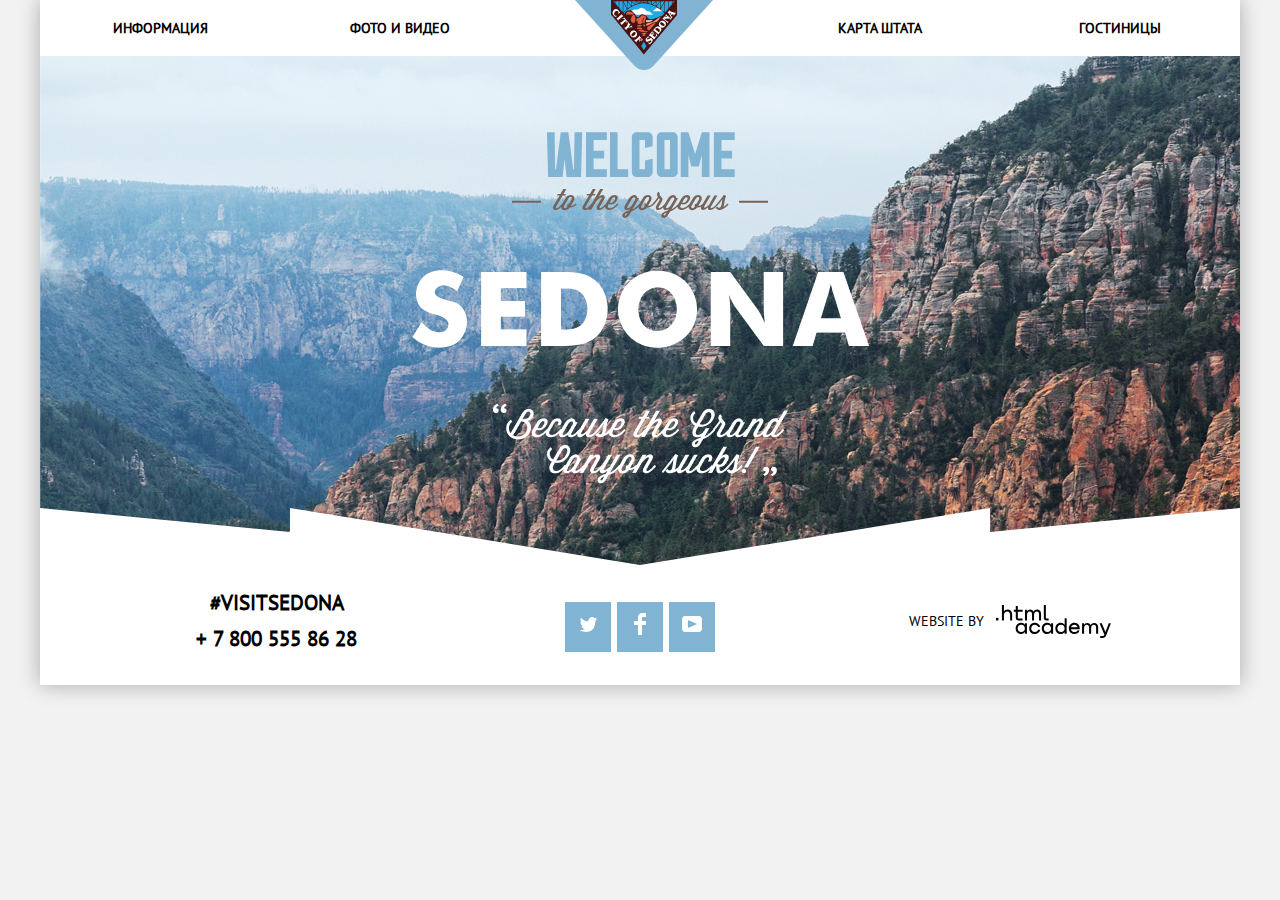
<file: blank.html>
<!DOCTYPE html>
<html class="page" lang="ru">
  <head>
    <meta charset="utf-8">    
    <title>Седона</title>
    <link rel="icon" href="favicon.ico">
    <link rel="icon" href="favicon/icon.svg" type="image/svg+xml">
    <link rel="apple-touch-icon" href="favicon/180icon.png">
    <link href="normalize.css" rel="stylesheet">
    <link rel="stylesheet" href="style.min.css">
  </head>
  <body class="page-body">
      <div class="wrapper">
        <header class="page-header">
            <nav class="header__nav nav">
              <a class="nav__logo" href="#">
                <img src="img/logo/logo.svg" alt="Лого города Седона" width="138" height="70">
              </a>
              <ul class="nav__list">
                <li class="nav__item"><a href="blank.html">Информация</a></li>
                <li class="nav__item"><a href="blank.html">Фото и видео</a></li>
                <li class="nav__item"><a href="blank.html">Карта штата</a></li>
                <li class="nav__item"> <a href="catalog.html">Гостиницы</a></li>
              </ul>
            </nav>
            <div class="header__background"></div>
        </header>
      <main class="page-main">

      </main>
      <footer class="page-footer">
        <div class="catalog__footer-wrapper">
          <section class="footer__contacts" >
            <h2 class="visually-hidden">Контакты</h2> <!--Скрыть-->
            <p>#VISITSEDONA</p>
            <a href="tel:+78005558628"><p>+ 7 800 555 86 28</p></a>
          </section>
          <section class="footer__socials">
            <h2 class="visually-hidden">Мы в соц.сетях</h2> <!--Скрыть-->
            <ul class="socials__list">
              <li class="socials__item button_blue">
                <a class="socials__button socials__button_twitter" href="#">
                  <span class="visually-hidden">Твиттер</span>
                  <svg width="17" height="16" viewBox="0 0 17 16" xmlns="http://www.w3.org/2000/svg">
                    <path d="M10.95 1.14409C12.635 0.648089 13.934 1.41409 14.527 2.32309C15.2 2.09209 15.858 1.84209 16.538 1.61509C16.5249 2.30145 16.2117 2.94761 15.681 3.38309C16.366 3.55309 16.985 2.89209 16.985 2.89209C16.816 3.89209 15.979 4.68009 15.422 4.91609C15.191 11.6661 12.247 16.1331 5.34501 15.9981H4.89901C4.48901 15.9981 0.735007 15.5381 0.00100708 14.1111C2.27201 14.3071 3.89401 13.6891 4.69401 12.9341C3.73401 12.6341 2.01501 12.4571 1.71501 9.98409C2.06401 10.0901 2.27901 10.2121 2.90501 10.1031C1.70501 9.24709 0.374007 8.53009 0.448007 6.33009C0.733007 6.65809 1.51501 6.86609 1.78801 6.80209C1.08501 6.56109 -0.181993 3.44209 0.894007 1.85009C2.71201 3.70409 4.62901 5.45609 8.04601 5.62309C8.25401 3.33009 9.18301 1.79309 10.95 1.14409Z" fill="white"/>
                  </svg>
                </a>
              </li>
              <li class="socials__item button_blue">
                <a class="socials__button socials__button_fb" href="#">
                  <span class="visually-hidden">Фейсбук</span>
                  <svg width="12" height="22" viewBox="0 0 12 22" fill="none" xmlns="http://www.w3.org/2000/svg">
                    <path d="M12 4V0H8C5.79086 0 4 1.79086 4 4V8H0V12H4V22H8V12H12V8H8V4H12Z" fill="white"/>
                  </svg>
                </a>
              </li>
              <li class="socials__item button_blue">
                <a class="socials__button socials__button_youtube" href="#">
                  <span class="visually-hidden">Ютуб</span>
                  <svg width="20" height="16" viewBox="0 0 20 16" fill="none" xmlns="http://www.w3.org/2000/svg">
                    <path fill-rule="evenodd" clip-rule="evenodd" d="M3 0H17C18.65 0 20 1.35 20 3V13C20 14.65 18.65 16 17 16H3C1.35 16 0 14.65 0 13V3C0 1.35 1.35 0 3 0ZM6.027 4.002V11.998L15.014 8L6.027 4.002Z" fill="white"/>
                  </svg>
                </a>
              </li>
            </ul>
          </section>
          <section class="footer__copyright">
            <h2 class="visually-hidden">Авторское право на сайт</h2>
            <p>WEBSITE BY</p>
            <a class="link" href="https://htmlacademy.ru/intensive/htmlcss">
              <svg width="115" height="33" viewBox="0 0 115 33" fill="currentColor" xmlns="http://www.w3.org/2000/svg">
                <path d="M0 12.8691V15.4429H2.45789V12.8691H0Z"/>
                <path d="M11.6466 4.52562C10.0863 4.52562 8.82534 5.23341 8.03454 6.26294H7.94905V0H5.91864V15.4429H7.94905V10.1451C7.94905 8.02172 9.27418 6.49888 11.2191 6.49888C13.0572 6.49888 14.1258 7.87158 14.1258 9.71614V15.4429H16.1563V9.35153C16.1563 6.41308 14.3396 4.52562 11.6466 4.52562Z"/>
                <path d="M26.6171 4.82696H21.8082V1.07349H19.7778V4.82696H17.8542V6.80022H19.7778V12.7843C19.7778 14.5002 20.7396 15.4439 22.4708 15.4439H26.6171V13.4492H22.8769C22.193 13.4492 21.8082 13.0632 21.8082 12.3983V6.80022H26.6171V4.82696Z"/>
                <path d="M41.1215 4.54712C39.497 4.54712 38.2576 5.34071 37.5736 6.60618H37.5095C36.8897 5.36217 35.7356 4.54712 34.154 4.54712C32.7434 4.54712 31.6746 5.29781 31.0336 6.3488H30.948V4.82596H29.0031V15.4429H31.0336V9.99504C31.0336 8.00032 32.0806 6.54184 33.6624 6.49894C35.1584 6.45604 36.0347 7.52847 36.0347 9.13708V15.4429H38.0652V9.82343C38.0652 7.44266 39.4758 6.49894 40.6941 6.49894C42.1688 6.49894 43.0452 7.52847 43.0452 9.13708V15.4429H45.0754V8.92261C45.0754 6.3488 43.6221 4.54712 41.1215 4.54712Z"/>
                <path d="M47.8272 12.6975C47.8272 14.4348 48.8104 15.4429 50.627 15.4429H52.636V13.4696H50.9262C50.2422 13.4696 49.8574 13.0835 49.8574 12.4186V0H47.8272V12.6975Z"/>
                <path d="M28.9048 19.6888H28.8192C28.027 18.6227 26.7425 17.8764 25.0295 17.8551C21.882 17.8124 19.6338 20.1365 19.6338 23.4202C19.6338 26.7252 21.9248 29.0494 25.008 29.0068C26.7637 28.9853 28.027 28.1965 28.8192 27.0663H28.9048V28.7081H30.9177V18.1536H28.9048V19.6888ZM25.3077 27.0451C23.081 27.0451 21.6679 25.4245 21.6679 23.4202C21.6679 21.4159 23.081 19.7954 25.3077 19.7954C27.4703 19.7954 28.8836 21.4159 28.8836 23.4202C28.8836 25.4033 27.4703 27.0451 25.3077 27.0451Z"/>
                <path d="M44.2094 21.9915C43.7169 19.6034 41.5972 17.855 38.8138 17.855C35.4523 17.855 33.2042 20.307 33.2042 23.4201C33.2042 26.5331 35.4523 29.0067 38.8138 29.0067C41.5972 29.0067 43.7169 27.2155 44.2094 24.8061H42.0898C41.6616 26.1494 40.3983 27.0662 38.8353 27.0662C36.6513 27.0662 35.238 25.4244 35.238 23.4201C35.238 21.4158 36.6513 19.7953 38.8353 19.7953C40.4624 19.7953 41.6616 20.7548 42.0898 21.9915H44.2094Z"/>
                <path d="M55.0836 19.6888H54.998C54.2057 18.6227 52.921 17.8764 51.208 17.8551C48.0606 17.8124 45.8124 20.1365 45.8124 23.4202C45.8124 26.7252 48.1035 29.0494 51.1866 29.0068C52.9424 28.9853 54.2057 28.1965 54.998 27.0663H55.0836V28.7081H57.0962V18.1536H55.0836V19.6888ZM51.4865 27.0451C49.2595 27.0451 47.8465 25.4245 47.8465 23.4202C47.8465 21.4159 49.2595 19.7954 51.4865 19.7954C53.6491 19.7954 55.0621 21.4159 55.0621 23.4202C55.0621 25.4033 53.6491 27.0451 51.4865 27.0451Z"/>
                <path d="M68.6538 19.7953H68.5682C67.776 18.6652 66.4483 17.8763 64.7568 17.855C61.6738 17.8123 59.3827 20.1365 59.3827 23.4415C59.3827 26.7251 61.6309 29.0493 64.7783 29.0067C66.4483 28.9853 67.776 28.239 68.5468 27.1729H68.6538V28.708H70.6665V13.356H68.6538V19.7953ZM65.0568 27.0662C62.8298 27.0662 61.4168 25.4458 61.4168 23.4415C61.4168 21.4372 62.8298 19.8166 65.0568 19.8166C67.2193 19.8166 68.6324 21.4585 68.6324 23.4415C68.6324 25.4458 67.2193 27.0662 65.0568 27.0662Z"/>
                <path d="M78.3297 17.855C75.0752 17.855 72.8483 20.3497 72.8483 23.4414C72.8483 26.4479 74.9467 29.0067 78.3724 29.0067C80.8561 29.0067 82.8475 27.6633 83.5541 25.4244H81.4342C80.9634 26.4267 79.8286 27.0662 78.4582 27.0662C76.5312 27.0662 75.1608 25.7869 75.0108 24.1451H83.7682C84.0464 20.6269 81.8412 17.855 78.3297 17.855ZM78.2868 19.7953C79.9783 19.7953 81.2416 20.8401 81.5627 22.354H75.0538C75.3534 20.8614 76.6168 19.7953 78.2868 19.7953Z"/>
                <path d="M98.1985 17.8762C96.5713 17.8762 95.3295 18.6651 94.6443 19.9232H94.5799C93.9591 18.6865 92.8029 17.8762 91.2184 17.8762C89.8054 17.8762 88.7347 18.6225 88.0924 19.6673H88.0068V18.1534H86.0583V28.7079H88.0924V23.2921C88.0924 21.3091 89.1417 19.8592 90.7261 19.8165C92.2247 19.7739 93.1028 20.84 93.1028 22.4392V28.7079H95.1368V23.1215C95.1368 20.7547 96.5499 19.8165 97.7703 19.8165C99.2477 19.8165 100.125 20.84 100.125 22.4392V28.7079H102.16V22.226C102.16 19.6673 100.704 17.8762 98.1985 17.8762Z"/>
                <path d="M109.441 27.0237L105.801 18.1536H103.553L108.392 29.7104L108.371 29.753C108.028 30.6272 107.643 30.947 106.701 30.947H104.196V32.9726H106.701C108.542 32.9726 109.527 32.1411 110.212 30.3499L114.88 18.1536H112.803L109.441 27.0237Z"/>
                </svg>
            </a>
          </section>
        </div>
      </footer>
  </div>
    </body>
  
</html>
</file>
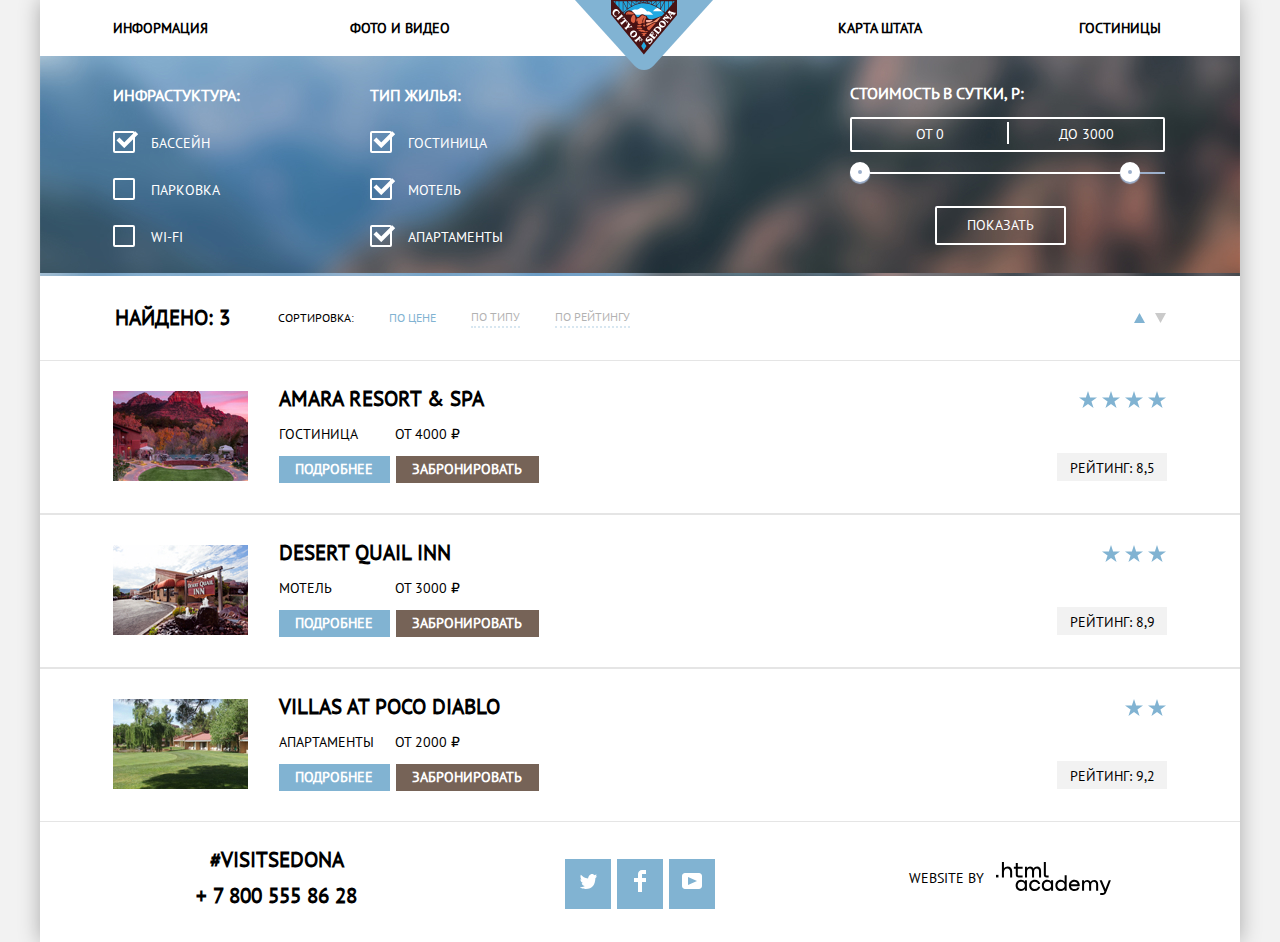
<file: catalog.html>
<!DOCTYPE html>
<html class="page" lang="ru">
  <head>
    <meta charset="utf-8">
    <link rel="icon" href="favicon.ico">
    <link rel="icon" href="img/favicons/icon.svg" type="image/svg+xml">
    <link rel="apple-touch-icon" href="img/favicons/apple-icon-180x180.png">
    <link href="normalize.css" rel="stylesheet">
    <link rel="stylesheet" href="style.min.css">
    <title>Седона</title>
  </head>
  
    <body class="page-body">
      <div class="wrapper">
        <header class="page-header">
          <nav class="header__nav nav">
            <a class="nav__logo"  href="index.html">
              <img src="img/logo/logo.svg" alt="Лого города Седона" width="138" height="70">
            </a>
            <ul class="nav__list">
              <li class="nav__item"><a href="blank.html">Информация</a></li>
              <li class="nav__item"><a href="blank.html">Фото и видео</a></li>
              <li class="nav__item"><a href="blank.html">Карта штата</a></li>
            <li class="nav__item nav__item-current"><a href="#">Гостиницы</a></li>
          </ul>
        </nav>
      </header>
      <main class="page-main catalog">
          <section class="catalog__filter">
              <h2 class="visually-hidden">Фильтр выбора параметров гостиницы</h2>
                  <form class="filter" action="https://echo.htmlacademy.ru" method="get" target="_blank">
  
                          <fieldset class="filter__infrastructure">
                              <legend>Инфрастуктура:</legend>
                                          
                                          <p class="input-wrap">
                                              
                                              <input class="filter__input_checkbox filter__input visually-hidden" type="checkbox" name="swimming-pool" id="swimming-pool" checked>
                                              <label class="filter__item" for="swimming-pool">Бассейн</label>
                                           </p>
                                          
                                         <p class="input-wrap">
                                              
                                              <input class="filter__input_checkbox filter__input visually-hidden" type="checkbox" name="parking" id="parking">
                                              <label class="filter__item" for="parking">Парковка</label>
                                         </p>
                                          <p class="input-wrap">
                                              <input class="filter__input_checkbox filter__input visually-hidden" type="checkbox" name="WIFI" id="WIFI">
                                              <label class="filter__item" for="WIFI">Wi-Fi</label>
                                          </p>
                          </fieldset>
                          <fieldset class="filter__type-house">
                              <legend>Тип жилья:</legend>
  
                                          <p class="input-wrap">
                                              
                                              <input class="filter__input_checkbox filter__input visually-hidden" type="checkbox" name="hotel" id="hotel" checked>
                                              <label class="filter__item" for="hotel">Гостиница</label>
                                          </p>
  
                                          <p class="input-wrap">
                                              
                                              <input class="filter__input_checkbox filter__input visually-hidden" type="checkbox" name="motel" id="motel" checked>
                                              <label class="filter__item" for="motel">Мотель</label>
                                          </p>
  
                                          <p class="input-wrap">
                                              
                                              <input class="filter__input_checkbox filter__input visually-hidden" type="checkbox" name="apartments" id="apartments" checked>
                                              <label class="filter__item" for="apartments">Апартаменты</label>
                                          </p>
                          </fieldset>
                          <fieldset class="filter__price">
                              <legend>Стоимость в сутки, Р:</legend>
                                 
                                    <div class="range-filter">
                                      <div class="price__controls">
                                        <label for="price-from"></label>
                                          <input aria-label="Стоимость в сутки от" class="filter__input" type="text" name="price-from" id="price-from" value="От 0">
                                        
                                        <label for="price-up-to"></label>
                                          <input aria-label="Стоимость в сутки до" class="filter__input" type="text" name="price-up-to" id="price-up-to" value="до 3000">
                                        
                                      </div>
                                      <div class="range-controls">
                                        <div class="scale">
                                          <div class="bar"></div>
                                        </div>
                                        <div class="toggle toggle-min" tabindex="0"></div>
                                        <div class="toggle toggle-max" tabindex="0"></div>
                                      </div>
                                    </div>
                                 
                                 
                                 <button class="filter__button">Показать</button>
                          </fieldset>
                  </form>
          </section>
          <section class="catalog__sorting">
                <p>Найдено: 3</p>
              <div class="sorting__row">
                <h2>Сортировка:</h2>
                <a aria-label="Отсортировать по цене" href="#" class="sorting__button button current">По цене</a>
                <a aria-label="Отсортировать по типу" href="#" class="sorting__button button">По типу</a>
                <a aria-label="Отсортировать по рейтингу" href="#" class="sorting__button button">По рейтингу</a>
              </div>
              <div class="sorting-button__row">
                <a aria-label="Отсортировать по возрастанию" href="#" class="button_arrow current">
                  <svg aria-hidden="true" width="11" height="10" viewBox="0 0 11 10" fill="none" xmlns="http://www.w3.org/2000/svg">
                    <path d="M5.5 0L0 10H11L5.5 0Z" fill="#CACACA"/>
                    </svg>
                </a>
                <a  aria-label="Отсортировать по убыванию" href="#" class="button_arrow">
                  <svg aria-hidden="true" width="11" height="10" viewBox="0 0 11 10" fill="none" xmlns="http://www.w3.org/2000/svg">
                    <path d="M5.5 10L0 0H11" fill="#CACACA"/>
                    </svg>
                </a>
              </div>
          </section>
          <section class="catalog__results-filter">
              <h2 class="visually-hidden">Результат отбора</h2>
              <ul class="results-filter__list">
                  <li class="results-filter__item">
                      <img class="pink" src="img/catalog/Amara_resort_and_spa.jpg" alt="Фото гостиницы Amara Resort & Spa" width="135" height="90">
                      <div class="item-box">
                        <a class="link" href="blank.html">
                          <h3>Amara Resort & Spa</h3>
                        </a>
                        <p>Гостиница</p>
                        <p>От 4000 ₽</p>
                        <div class="wrap-button">
                          <a class="results-filter__button button_blue" href="blank.html">Подробнее</a>
                          <button class="results-filter__button button_brown">Забронировать</button>
                        </div>
                      </div>
                        <div class="rating">
                          <div aria-label="Гостиница 4 звезды" class="stars">
                            <svg aria-hidden="true" width="19" height="17" viewBox="0 0 19 17" fill="none" xmlns="http://www.w3.org/2000/svg">
                              <path d="M9.002 0L11.128 6.494H18.005L12.441 10.506L14.566 17L9.002 12.987L3.438 17L5.564 10.506L0 6.494H6.878L9.002 0Z" fill="#81B3D2"/>
                              </svg>
                              <svg aria-hidden="true" width="19" height="17" viewBox="0 0 19 17" fill="none" xmlns="http://www.w3.org/2000/svg">
                                <path d="M9.002 0L11.128 6.494H18.005L12.441 10.506L14.566 17L9.002 12.987L3.438 17L5.564 10.506L0 6.494H6.878L9.002 0Z" fill="#81B3D2"/>
                                </svg>
                                <svg aria-hidden="true" width="19" height="17" viewBox="0 0 19 17" fill="none" xmlns="http://www.w3.org/2000/svg">
                                  <path d="M9.002 0L11.128 6.494H18.005L12.441 10.506L14.566 17L9.002 12.987L3.438 17L5.564 10.506L0 6.494H6.878L9.002 0Z" fill="#81B3D2"/>
                                  </svg>
                                  <svg aria-hidden="true" width="19" height="17" viewBox="0 0 19 17" fill="none" xmlns="http://www.w3.org/2000/svg">
                                    <path d="M9.002 0L11.128 6.494H18.005L12.441 10.506L14.566 17L9.002 12.987L3.438 17L5.564 10.506L0 6.494H6.878L9.002 0Z" fill="#81B3D2"/>
                                  </svg>
                          </div>
                          <p>Рейтинг: 8,5</p></div>
                  </li>
                  <li class="results-filter__item">
                      <div><img class="blue-grey" src="img/catalog/Desert.jpg" alt="Фото мотеля Desert Quail Inn" width="135" height="90"></div>
                      <div class="item-box">
                        <a class="link" href="blank.html">
                          <h3>Desert Quail Inn</h3>
                        </a>
                        <p>Мотель</p>
                        <p>От 3000 ₽</p>
                        <div class="wrap-button">
                          <a class="results-filter__button button_blue" href="blank.html">Подробнее</a>
                          <button class="results-filter__button button_brown">Забронировать</button>
                        </div>
                      </div>
                      <div class="rating">
                        <div aria-label="Гостиница 3 звезды" class="stars">
                          <svg aria-hidden="true" width="19" height="17" viewBox="0 0 19 17" fill="none" xmlns="http://www.w3.org/2000/svg">
                            <path d="M9.002 0L11.128 6.494H18.005L12.441 10.506L14.566 17L9.002 12.987L3.438 17L5.564 10.506L0 6.494H6.878L9.002 0Z" fill="#81B3D2"/>
                            </svg>
                            <svg aria-hidden="true" width="19" height="17" viewBox="0 0 19 17" fill="none" xmlns="http://www.w3.org/2000/svg">
                              <path d="M9.002 0L11.128 6.494H18.005L12.441 10.506L14.566 17L9.002 12.987L3.438 17L5.564 10.506L0 6.494H6.878L9.002 0Z" fill="#81B3D2"/>
                              </svg>
                              <svg aria-hidden="true" width="19" height="17" viewBox="0 0 19 17" fill="none" xmlns="http://www.w3.org/2000/svg">
                                <path d="M9.002 0L11.128 6.494H18.005L12.441 10.506L14.566 17L9.002 12.987L3.438 17L5.564 10.506L0 6.494H6.878L9.002 0Z" fill="#81B3D2"/>
                                </svg>
                        </div>
                        <p>Рейтинг: 8,9</p>
                      </div>
                  </li>
                  <li class="results-filter__item">
                      <div><img class="green" src="img/catalog/Villas_at_poco_diablo.jpg" alt="Фото апартоментов Villas at Poco Diablo" width="135" height="90"></div>
                      <div class="item-box">
                        <a class="link" href="blank.html">
                          <h3>Villas at Poco Diablo</h3>
                        </a>
                        <p>Апартаменты</p>
                        <p>От 2000 ₽</p>
                       <div class="wrap-button">
                          <a class="results-filter__button button_blue" href="blank.html">Подробнее</a>
                          <button class="results-filter__button button_brown">Забронировать</button>
                       </div>
                      </div>
                      <div class="rating">
                        <div aria-label="Гостиница 2 звезды" class="stars">
                          <svg aria-hidden="true" width="19" height="17" viewBox="0 0 19 17" fill="none" xmlns="http://www.w3.org/2000/svg">
                            <path d="M9.002 0L11.128 6.494H18.005L12.441 10.506L14.566 17L9.002 12.987L3.438 17L5.564 10.506L0 6.494H6.878L9.002 0Z" fill="#81B3D2"/>
                            </svg>
                            <svg aria-hidden="true" width="19" height="17" viewBox="0 0 19 17" fill="none" xmlns="http://www.w3.org/2000/svg">
                              <path d="M9.002 0L11.128 6.494H18.005L12.441 10.506L14.566 17L9.002 12.987L3.438 17L5.564 10.506L0 6.494H6.878L9.002 0Z" fill="#81B3D2"/>
                              </svg>
                        </div>
                        
                        <p>Рейтинг: 9,2</p>
                      </div>
                  </li>
              </ul>
          </section>
      </main>
      <footer class="page-footer">
        <div class="catalog__footer-wrapper">
          <section class="footer__contacts" >
            <h2 class="visually-hidden">Контакты</h2> <!--Скрыть-->
            <p>#VISITSEDONA</p>
            <a href="tel:+78005558628"><p>+ 7 800 555 86 28</p></a>
          </section>
          <section class="footer__socials">
            <h2 class="visually-hidden">Мы в соц.сетях</h2> <!--Скрыть-->
            <ul class="socials__list">
              <li class="socials__item button_blue">
                <a class="socials__button socials__button_twitter" href="#">
                  <span class="visually-hidden">Твиттер</span>
                  <svg width="17" height="16" viewBox="0 0 17 16" xmlns="http://www.w3.org/2000/svg">
                    <path d="M10.95 1.14409C12.635 0.648089 13.934 1.41409 14.527 2.32309C15.2 2.09209 15.858 1.84209 16.538 1.61509C16.5249 2.30145 16.2117 2.94761 15.681 3.38309C16.366 3.55309 16.985 2.89209 16.985 2.89209C16.816 3.89209 15.979 4.68009 15.422 4.91609C15.191 11.6661 12.247 16.1331 5.34501 15.9981H4.89901C4.48901 15.9981 0.735007 15.5381 0.00100708 14.1111C2.27201 14.3071 3.89401 13.6891 4.69401 12.9341C3.73401 12.6341 2.01501 12.4571 1.71501 9.98409C2.06401 10.0901 2.27901 10.2121 2.90501 10.1031C1.70501 9.24709 0.374007 8.53009 0.448007 6.33009C0.733007 6.65809 1.51501 6.86609 1.78801 6.80209C1.08501 6.56109 -0.181993 3.44209 0.894007 1.85009C2.71201 3.70409 4.62901 5.45609 8.04601 5.62309C8.25401 3.33009 9.18301 1.79309 10.95 1.14409Z" fill="white"/>
                  </svg>
                </a>
              </li>
              <li class="socials__item button_blue">
                <a class="socials__button socials__button_fb" href="#">
                  <span class="visually-hidden">Фейсбук</span>
                  <svg width="12" height="22" viewBox="0 0 12 22" fill="none" xmlns="http://www.w3.org/2000/svg">
                    <path d="M12 4V0H8C5.79086 0 4 1.79086 4 4V8H0V12H4V22H8V12H12V8H8V4H12Z" fill="white"/>
                  </svg>
                </a>
              </li>
              <li class="socials__item button_blue">
                <a class="socials__button socials__button_youtube" href="#">
                  <span class="visually-hidden">Ютуб</span>
                  <svg width="20" height="16" viewBox="0 0 20 16" fill="none" xmlns="http://www.w3.org/2000/svg">
                    <path fill-rule="evenodd" clip-rule="evenodd" d="M3 0H17C18.65 0 20 1.35 20 3V13C20 14.65 18.65 16 17 16H3C1.35 16 0 14.65 0 13V3C0 1.35 1.35 0 3 0ZM6.027 4.002V11.998L15.014 8L6.027 4.002Z" fill="white"/>
                  </svg>
                </a>
              </li>
            </ul>
          </section>
          <section class="footer__copyright">
            <h2 class="visually-hidden">Авторское право на сайт</h2>
            <p>WEBSITE BY</p>
            <a class="link" href="https://htmlacademy.ru/intensive/htmlcss">
              <svg width="115" height="33" viewBox="0 0 115 33" fill="currentColor" xmlns="http://www.w3.org/2000/svg">
                <path d="M0 12.8691V15.4429H2.45789V12.8691H0Z"/>
                <path d="M11.6466 4.52562C10.0863 4.52562 8.82534 5.23341 8.03454 6.26294H7.94905V0H5.91864V15.4429H7.94905V10.1451C7.94905 8.02172 9.27418 6.49888 11.2191 6.49888C13.0572 6.49888 14.1258 7.87158 14.1258 9.71614V15.4429H16.1563V9.35153C16.1563 6.41308 14.3396 4.52562 11.6466 4.52562Z"/>
                <path d="M26.6171 4.82696H21.8082V1.07349H19.7778V4.82696H17.8542V6.80022H19.7778V12.7843C19.7778 14.5002 20.7396 15.4439 22.4708 15.4439H26.6171V13.4492H22.8769C22.193 13.4492 21.8082 13.0632 21.8082 12.3983V6.80022H26.6171V4.82696Z"/>
                <path d="M41.1215 4.54712C39.497 4.54712 38.2576 5.34071 37.5736 6.60618H37.5095C36.8897 5.36217 35.7356 4.54712 34.154 4.54712C32.7434 4.54712 31.6746 5.29781 31.0336 6.3488H30.948V4.82596H29.0031V15.4429H31.0336V9.99504C31.0336 8.00032 32.0806 6.54184 33.6624 6.49894C35.1584 6.45604 36.0347 7.52847 36.0347 9.13708V15.4429H38.0652V9.82343C38.0652 7.44266 39.4758 6.49894 40.6941 6.49894C42.1688 6.49894 43.0452 7.52847 43.0452 9.13708V15.4429H45.0754V8.92261C45.0754 6.3488 43.6221 4.54712 41.1215 4.54712Z"/>
                <path d="M47.8272 12.6975C47.8272 14.4348 48.8104 15.4429 50.627 15.4429H52.636V13.4696H50.9262C50.2422 13.4696 49.8574 13.0835 49.8574 12.4186V0H47.8272V12.6975Z"/>
                <path d="M28.9048 19.6888H28.8192C28.027 18.6227 26.7425 17.8764 25.0295 17.8551C21.882 17.8124 19.6338 20.1365 19.6338 23.4202C19.6338 26.7252 21.9248 29.0494 25.008 29.0068C26.7637 28.9853 28.027 28.1965 28.8192 27.0663H28.9048V28.7081H30.9177V18.1536H28.9048V19.6888ZM25.3077 27.0451C23.081 27.0451 21.6679 25.4245 21.6679 23.4202C21.6679 21.4159 23.081 19.7954 25.3077 19.7954C27.4703 19.7954 28.8836 21.4159 28.8836 23.4202C28.8836 25.4033 27.4703 27.0451 25.3077 27.0451Z"/>
                <path d="M44.2094 21.9915C43.7169 19.6034 41.5972 17.855 38.8138 17.855C35.4523 17.855 33.2042 20.307 33.2042 23.4201C33.2042 26.5331 35.4523 29.0067 38.8138 29.0067C41.5972 29.0067 43.7169 27.2155 44.2094 24.8061H42.0898C41.6616 26.1494 40.3983 27.0662 38.8353 27.0662C36.6513 27.0662 35.238 25.4244 35.238 23.4201C35.238 21.4158 36.6513 19.7953 38.8353 19.7953C40.4624 19.7953 41.6616 20.7548 42.0898 21.9915H44.2094Z"/>
                <path d="M55.0836 19.6888H54.998C54.2057 18.6227 52.921 17.8764 51.208 17.8551C48.0606 17.8124 45.8124 20.1365 45.8124 23.4202C45.8124 26.7252 48.1035 29.0494 51.1866 29.0068C52.9424 28.9853 54.2057 28.1965 54.998 27.0663H55.0836V28.7081H57.0962V18.1536H55.0836V19.6888ZM51.4865 27.0451C49.2595 27.0451 47.8465 25.4245 47.8465 23.4202C47.8465 21.4159 49.2595 19.7954 51.4865 19.7954C53.6491 19.7954 55.0621 21.4159 55.0621 23.4202C55.0621 25.4033 53.6491 27.0451 51.4865 27.0451Z"/>
                <path d="M68.6538 19.7953H68.5682C67.776 18.6652 66.4483 17.8763 64.7568 17.855C61.6738 17.8123 59.3827 20.1365 59.3827 23.4415C59.3827 26.7251 61.6309 29.0493 64.7783 29.0067C66.4483 28.9853 67.776 28.239 68.5468 27.1729H68.6538V28.708H70.6665V13.356H68.6538V19.7953ZM65.0568 27.0662C62.8298 27.0662 61.4168 25.4458 61.4168 23.4415C61.4168 21.4372 62.8298 19.8166 65.0568 19.8166C67.2193 19.8166 68.6324 21.4585 68.6324 23.4415C68.6324 25.4458 67.2193 27.0662 65.0568 27.0662Z"/>
                <path d="M78.3297 17.855C75.0752 17.855 72.8483 20.3497 72.8483 23.4414C72.8483 26.4479 74.9467 29.0067 78.3724 29.0067C80.8561 29.0067 82.8475 27.6633 83.5541 25.4244H81.4342C80.9634 26.4267 79.8286 27.0662 78.4582 27.0662C76.5312 27.0662 75.1608 25.7869 75.0108 24.1451H83.7682C84.0464 20.6269 81.8412 17.855 78.3297 17.855ZM78.2868 19.7953C79.9783 19.7953 81.2416 20.8401 81.5627 22.354H75.0538C75.3534 20.8614 76.6168 19.7953 78.2868 19.7953Z"/>
                <path d="M98.1985 17.8762C96.5713 17.8762 95.3295 18.6651 94.6443 19.9232H94.5799C93.9591 18.6865 92.8029 17.8762 91.2184 17.8762C89.8054 17.8762 88.7347 18.6225 88.0924 19.6673H88.0068V18.1534H86.0583V28.7079H88.0924V23.2921C88.0924 21.3091 89.1417 19.8592 90.7261 19.8165C92.2247 19.7739 93.1028 20.84 93.1028 22.4392V28.7079H95.1368V23.1215C95.1368 20.7547 96.5499 19.8165 97.7703 19.8165C99.2477 19.8165 100.125 20.84 100.125 22.4392V28.7079H102.16V22.226C102.16 19.6673 100.704 17.8762 98.1985 17.8762Z"/>
                <path d="M109.441 27.0237L105.801 18.1536H103.553L108.392 29.7104L108.371 29.753C108.028 30.6272 107.643 30.947 106.701 30.947H104.196V32.9726H106.701C108.542 32.9726 109.527 32.1411 110.212 30.3499L114.88 18.1536H112.803L109.441 27.0237Z"/>
                </svg>
            </a>
          </section>
        </div>
      </footer>
  </div>
    </body>
  
</html>
</file>
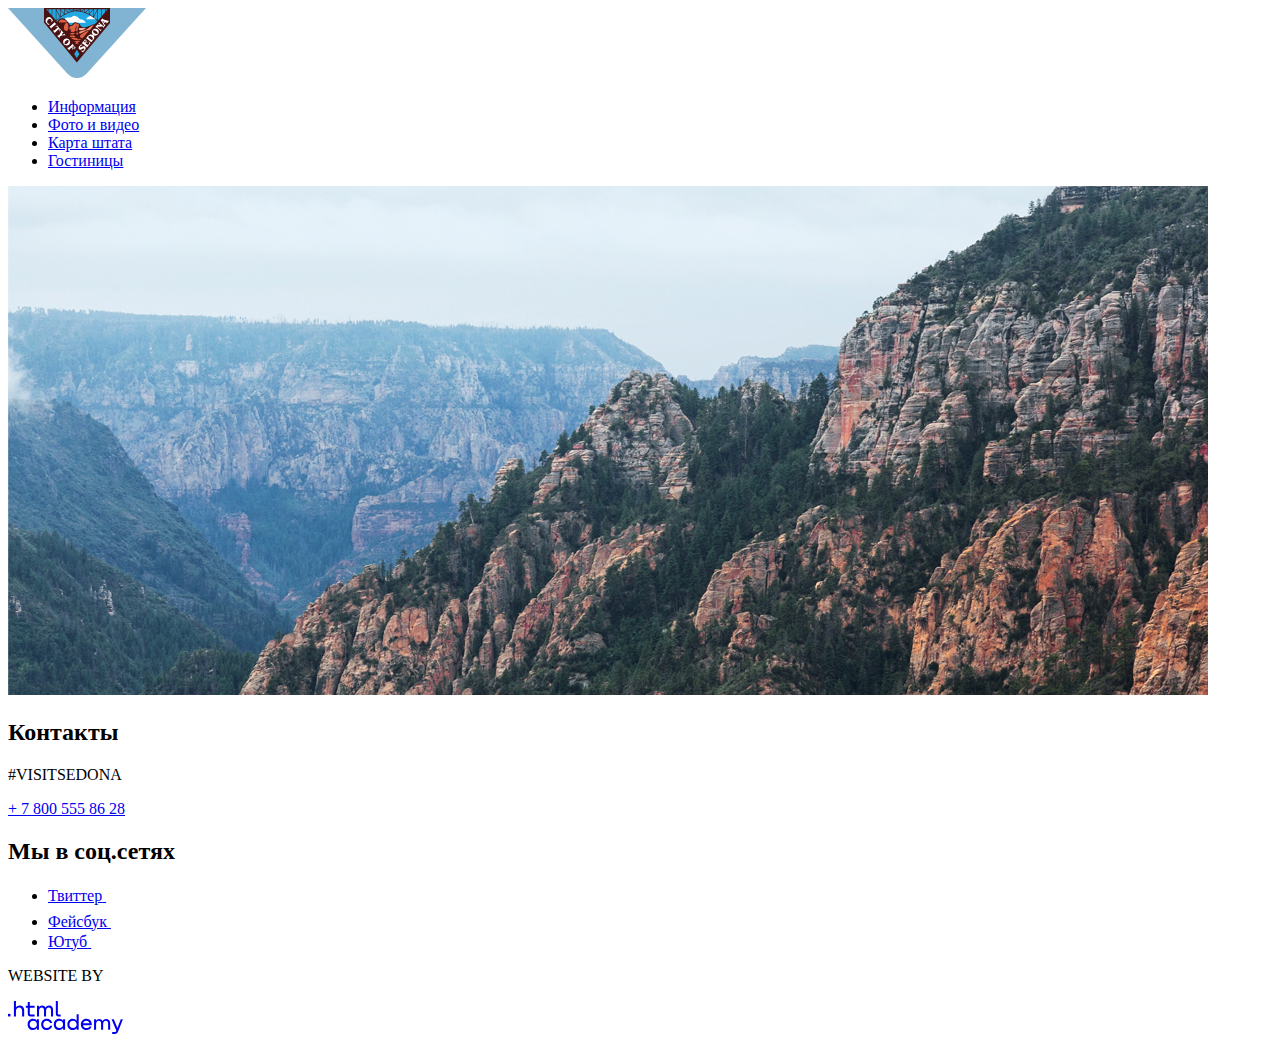
<file: Sedona_branch1/blank.html>
<!DOCTYPE html>
<html lang="ru">
  <head>
    <meta charset="utf-8">
    <link rel="icon" href="favicon.ico">
    <link rel="icon" href="img/favicons/icon.svg" type="image/svg+xml">
    <link rel="apple-touch-icon" href="img/favicons/apple-icon-180x180.png">
    <title>Седона</title>
  </head>
    <body>
      <header class="header">
        <nav class="header__nav nav">
          <a class="nav__logo">
            <img src="img/logo/logo.svg" alt="Лого города Седона" width="138" height="70">
          </a>
          <ul class="nav__list">
            <li class="nav__item"><a href="blank.html">Информация</a></li>
            <li class="nav__item"><a href="blank.html">Фото и видео</a></li>
            <li class="nav__item"><a href="blank.html">Карта штата</a></li>
            <li class="nav__item"> <a href="catalog.html">Гостиницы</a></li>
          </ul>
        </nav>
        <img class="header__background" src="img/index/header/header-foto-sedona.jpg" alt="Высокие горы с каменистыми выступы частично покрытые лесом" width="1200" height="509">
      </header>
      <main>

      </main>
      <footer class="footer">
        <section class="footer__contacts" >
          <h2 class="visually-hidden">Контакты</h2> <!--Скрыть-->
          <p>#VISITSEDONA</p>
          <a href="tel:+78005558628"><p>+ 7 800 555 86 28</p></a>
        </section>
        <section class="footer__socials">
          <h2 class="visually-hidden">Мы в соц.сетях</h2> <!--Скрыть-->
          <ul class="socials__list">
            <li>
              <a class="button_blue socials__button" href="#">
                <span class="visually-hidden">Твиттер</span>
                <svg width="17" height="16" viewBox="0 0 17 16" fill="none" xmlns="http://www.w3.org/2000/svg">
                  <path d="M10.95 1.14409C12.635 0.648089 13.934 1.41409 14.527 2.32309C15.2 2.09209 15.858 1.84209 16.538 1.61509C16.5249 2.30145 16.2117 2.94761 15.681 3.38309C16.366 3.55309 16.985 2.89209 16.985 2.89209C16.816 3.89209 15.979 4.68009 15.422 4.91609C15.191 11.6661 12.247 16.1331 5.34501 15.9981H4.89901C4.48901 15.9981 0.735007 15.5381 0.00100708 14.1111C2.27201 14.3071 3.89401 13.6891 4.69401 12.9341C3.73401 12.6341 2.01501 12.4571 1.71501 9.98409C2.06401 10.0901 2.27901 10.2121 2.90501 10.1031C1.70501 9.24709 0.374007 8.53009 0.448007 6.33009C0.733007 6.65809 1.51501 6.86609 1.78801 6.80209C1.08501 6.56109 -0.181993 3.44209 0.894007 1.85009C2.71201 3.70409 4.62901 5.45609 8.04601 5.62309C8.25401 3.33009 9.18301 1.79309 10.95 1.14409Z" fill="white"/>
                </svg>
              </a>
            </li>
            <li>
              <a class="button_blue" href="#">
                <span class="visually-hidden">Фейсбук</span>
                <svg width="12" height="22" viewBox="0 0 12 22" fill="none" xmlns="http://www.w3.org/2000/svg">
                  <path d="M12 4V0H8C5.79086 0 4 1.79086 4 4V8H0V12H4V22H8V12H12V8H8V4H12Z" fill="white"/>
                </svg>
              </a>
            </li>
            <li>
              <a class="button_blue" href="#">
                <span class="visually-hidden">Ютуб</span>
                <svg width="20" height="16" viewBox="0 0 20 16" fill="none" xmlns="http://www.w3.org/2000/svg">
                  <path fill-rule="evenodd" clip-rule="evenodd" d="M3 0H17C18.65 0 20 1.35 20 3V13C20 14.65 18.65 16 17 16H3C1.35 16 0 14.65 0 13V3C0 1.35 1.35 0 3 0ZM6.027 4.002V11.998L15.014 8L6.027 4.002Z" fill="white"/>
                </svg>
              </a>
            </li>
          </ul>
        </section>
        <section class="footer__copyright">
          <p>WEBSITE BY</p>
          <a class="link" href="https://htmlacademy.ru/intensive/htmlcss">
            <svg width="115" height="33" viewBox="0 0 115 33" fill="currentColor" xmlns="http://www.w3.org/2000/svg">
              <path d="M0 12.8691V15.4429H2.45789V12.8691H0Z"/>
              <path d="M11.6466 4.52562C10.0863 4.52562 8.82534 5.23341 8.03454 6.26294H7.94905V0H5.91864V15.4429H7.94905V10.1451C7.94905 8.02172 9.27418 6.49888 11.2191 6.49888C13.0572 6.49888 14.1258 7.87158 14.1258 9.71614V15.4429H16.1563V9.35153C16.1563 6.41308 14.3396 4.52562 11.6466 4.52562Z"/>
              <path d="M26.6171 4.82696H21.8082V1.07349H19.7778V4.82696H17.8542V6.80022H19.7778V12.7843C19.7778 14.5002 20.7396 15.4439 22.4708 15.4439H26.6171V13.4492H22.8769C22.193 13.4492 21.8082 13.0632 21.8082 12.3983V6.80022H26.6171V4.82696Z"/>
              <path d="M41.1215 4.54712C39.497 4.54712 38.2576 5.34071 37.5736 6.60618H37.5095C36.8897 5.36217 35.7356 4.54712 34.154 4.54712C32.7434 4.54712 31.6746 5.29781 31.0336 6.3488H30.948V4.82596H29.0031V15.4429H31.0336V9.99504C31.0336 8.00032 32.0806 6.54184 33.6624 6.49894C35.1584 6.45604 36.0347 7.52847 36.0347 9.13708V15.4429H38.0652V9.82343C38.0652 7.44266 39.4758 6.49894 40.6941 6.49894C42.1688 6.49894 43.0452 7.52847 43.0452 9.13708V15.4429H45.0754V8.92261C45.0754 6.3488 43.6221 4.54712 41.1215 4.54712Z"/>
              <path d="M47.8272 12.6975C47.8272 14.4348 48.8104 15.4429 50.627 15.4429H52.636V13.4696H50.9262C50.2422 13.4696 49.8574 13.0835 49.8574 12.4186V0H47.8272V12.6975Z"/>
              <path d="M28.9048 19.6888H28.8192C28.027 18.6227 26.7425 17.8764 25.0295 17.8551C21.882 17.8124 19.6338 20.1365 19.6338 23.4202C19.6338 26.7252 21.9248 29.0494 25.008 29.0068C26.7637 28.9853 28.027 28.1965 28.8192 27.0663H28.9048V28.7081H30.9177V18.1536H28.9048V19.6888ZM25.3077 27.0451C23.081 27.0451 21.6679 25.4245 21.6679 23.4202C21.6679 21.4159 23.081 19.7954 25.3077 19.7954C27.4703 19.7954 28.8836 21.4159 28.8836 23.4202C28.8836 25.4033 27.4703 27.0451 25.3077 27.0451Z"/>
              <path d="M44.2094 21.9915C43.7169 19.6034 41.5972 17.855 38.8138 17.855C35.4523 17.855 33.2042 20.307 33.2042 23.4201C33.2042 26.5331 35.4523 29.0067 38.8138 29.0067C41.5972 29.0067 43.7169 27.2155 44.2094 24.8061H42.0898C41.6616 26.1494 40.3983 27.0662 38.8353 27.0662C36.6513 27.0662 35.238 25.4244 35.238 23.4201C35.238 21.4158 36.6513 19.7953 38.8353 19.7953C40.4624 19.7953 41.6616 20.7548 42.0898 21.9915H44.2094Z"/>
              <path d="M55.0836 19.6888H54.998C54.2057 18.6227 52.921 17.8764 51.208 17.8551C48.0606 17.8124 45.8124 20.1365 45.8124 23.4202C45.8124 26.7252 48.1035 29.0494 51.1866 29.0068C52.9424 28.9853 54.2057 28.1965 54.998 27.0663H55.0836V28.7081H57.0962V18.1536H55.0836V19.6888ZM51.4865 27.0451C49.2595 27.0451 47.8465 25.4245 47.8465 23.4202C47.8465 21.4159 49.2595 19.7954 51.4865 19.7954C53.6491 19.7954 55.0621 21.4159 55.0621 23.4202C55.0621 25.4033 53.6491 27.0451 51.4865 27.0451Z"/>
              <path d="M68.6538 19.7953H68.5682C67.776 18.6652 66.4483 17.8763 64.7568 17.855C61.6738 17.8123 59.3827 20.1365 59.3827 23.4415C59.3827 26.7251 61.6309 29.0493 64.7783 29.0067C66.4483 28.9853 67.776 28.239 68.5468 27.1729H68.6538V28.708H70.6665V13.356H68.6538V19.7953ZM65.0568 27.0662C62.8298 27.0662 61.4168 25.4458 61.4168 23.4415C61.4168 21.4372 62.8298 19.8166 65.0568 19.8166C67.2193 19.8166 68.6324 21.4585 68.6324 23.4415C68.6324 25.4458 67.2193 27.0662 65.0568 27.0662Z"/>
              <path d="M78.3297 17.855C75.0752 17.855 72.8483 20.3497 72.8483 23.4414C72.8483 26.4479 74.9467 29.0067 78.3724 29.0067C80.8561 29.0067 82.8475 27.6633 83.5541 25.4244H81.4342C80.9634 26.4267 79.8286 27.0662 78.4582 27.0662C76.5312 27.0662 75.1608 25.7869 75.0108 24.1451H83.7682C84.0464 20.6269 81.8412 17.855 78.3297 17.855ZM78.2868 19.7953C79.9783 19.7953 81.2416 20.8401 81.5627 22.354H75.0538C75.3534 20.8614 76.6168 19.7953 78.2868 19.7953Z"/>
              <path d="M98.1985 17.8762C96.5713 17.8762 95.3295 18.6651 94.6443 19.9232H94.5799C93.9591 18.6865 92.8029 17.8762 91.2184 17.8762C89.8054 17.8762 88.7347 18.6225 88.0924 19.6673H88.0068V18.1534H86.0583V28.7079H88.0924V23.2921C88.0924 21.3091 89.1417 19.8592 90.7261 19.8165C92.2247 19.7739 93.1028 20.84 93.1028 22.4392V28.7079H95.1368V23.1215C95.1368 20.7547 96.5499 19.8165 97.7703 19.8165C99.2477 19.8165 100.125 20.84 100.125 22.4392V28.7079H102.16V22.226C102.16 19.6673 100.704 17.8762 98.1985 17.8762Z"/>
              <path d="M109.441 27.0237L105.801 18.1536H103.553L108.392 29.7104L108.371 29.753C108.028 30.6272 107.643 30.947 106.701 30.947H104.196V32.9726H106.701C108.542 32.9726 109.527 32.1411 110.212 30.3499L114.88 18.1536H112.803L109.441 27.0237Z"/>
              </svg>
          </a>
        </section>
      </footer>
    </body>
   </html>
</file>
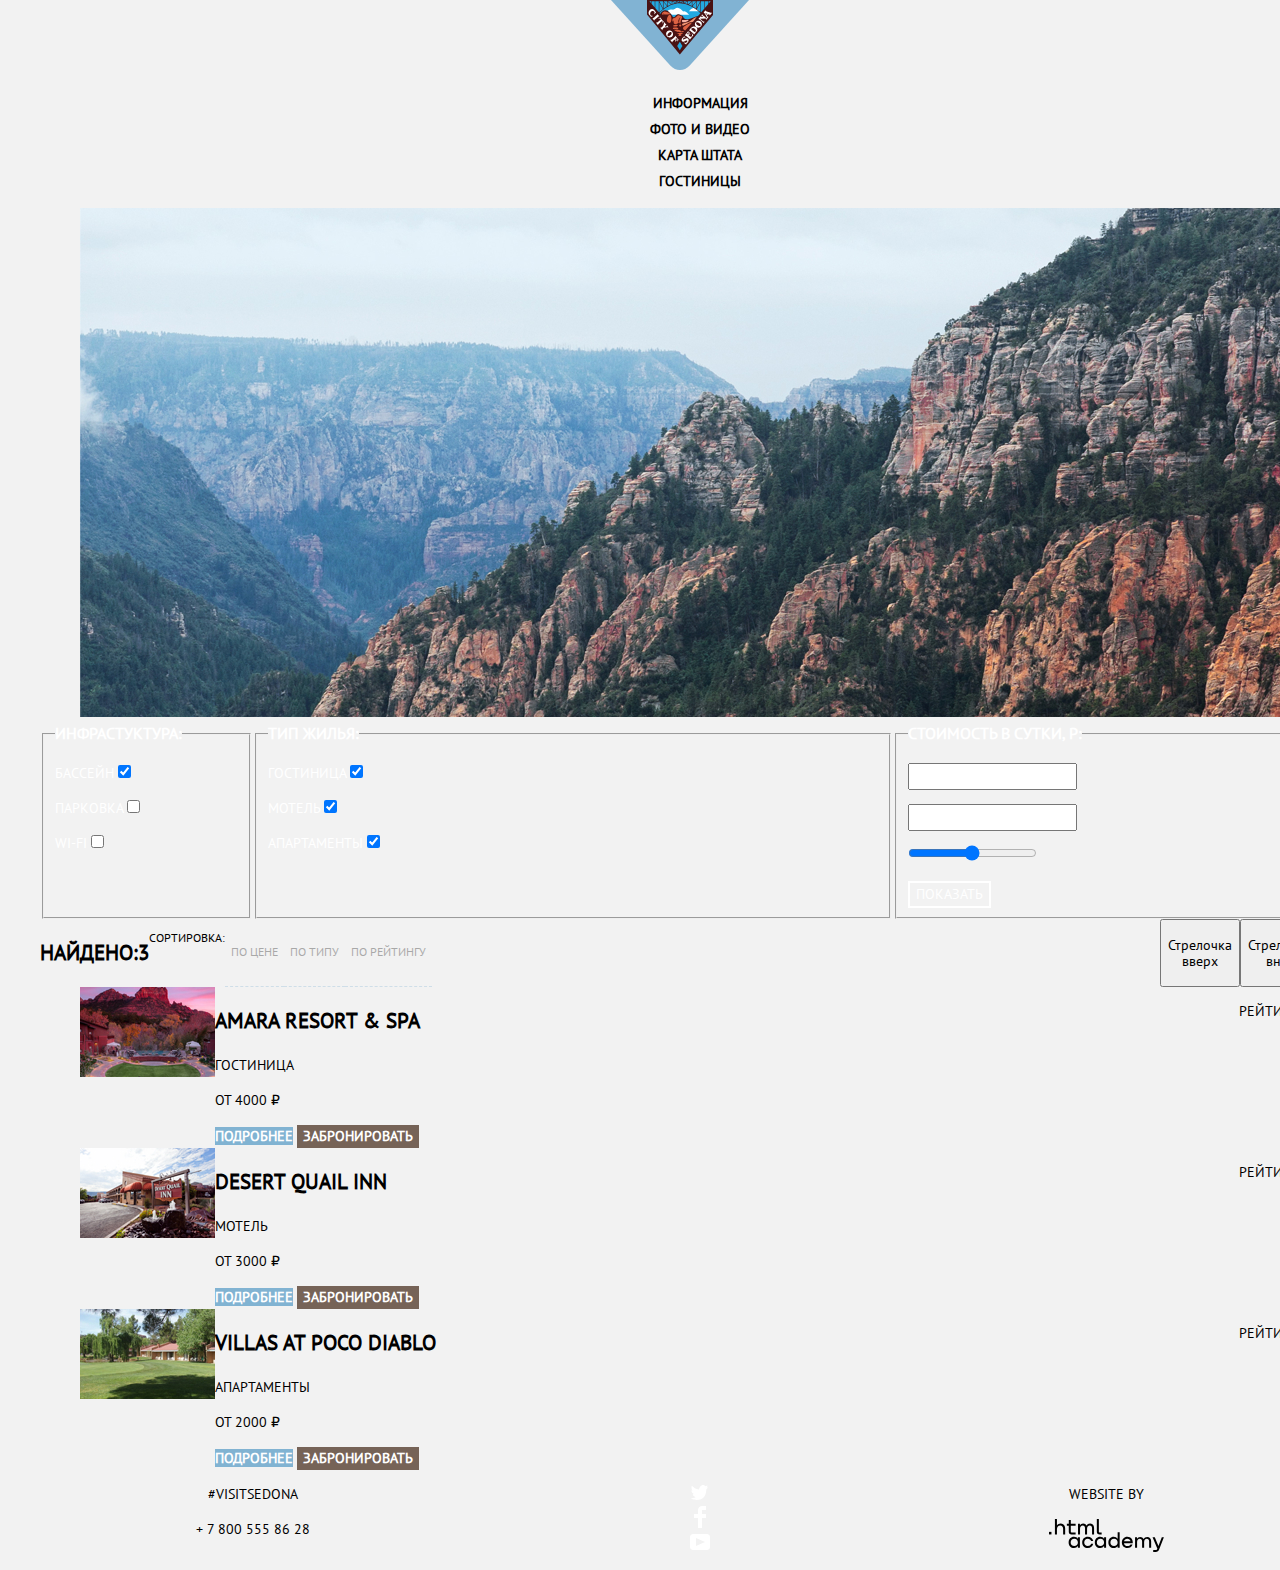
<file: Sedona_branch1/catalog.html>
<!DOCTYPE html>
<html class="page" lang="ru">
  <head>
    <meta charset="utf-8">
    <link rel="icon" href="favicon.ico">
    <link rel="icon" href="img/favicons/icon.svg" type="image/svg+xml">
    <link rel="apple-touch-icon" href="img/favicons/apple-icon-180x180.png">
    <link href="normalize.css" rel="stylesheet">
    <link rel="stylesheet" href="style.css">
    <title>Седона</title>
  </head>
  <body class="page-body">
      <header class="page-header">
        <nav class="header__nav nav">
          <a class="nav__logo"  href="index.html">
            <img src="img/logo/logo.svg" alt="Лого города Седона" width="138" height="70">
          </a>
          <ul class="nav__list">
            <li class="nav__item"><a href="blank.html">Информация</a></li>
            <li class="nav__item"><a href="blank.html">Фото и видео</a></li>
            <li class="nav__item"><a href="blank.html">Карта штата</a></li>
          <li class="nav__item nav__item-current"><a href="#">Гостиницы</a></li>
        </ul>
      </nav>
      <img class="header__background header__background_transparent" src="img/index/header/header-foto-sedona.jpg" alt="Высокие горы с каменистыми выступы частично покрытые лесом" width="1200" height="509">
    </header>
    <main class="page-main catalog">
        <section class="catalog__filter">
            <h2 class="visually-hidden">Фильтр выбора параметров гостиницы</h2>
                <form class="filter" action="https://echo.htmlacademy.ru" method="get">

                        <fieldset class="filter__infrastructure">
                            <legend>Инфрастуктура:</legend>
                                        
                                        <p>
                                            <label class="filter__item" for="swimming-pool">Бассейн</label>
                                            <input class="filter__input_checkbox filter__input" type="checkbox" name="swimming-pool" id="swimming-pool" checked>
                                         </p>
                                        
                                       <p>
                                            <label class="filter__item" for="parking">Парковка</label>
                                            <input class="filter__input_checkbox filter__input" type="checkbox" name="parking" id="parking">
                                       </p>
                                        <p>
                                            <label class="filter__item" for="WIFI">Wi-Fi</label>
                                            <input class="filter__input_checkbox filter__input" type="checkbox" name="WIFI" id="WIFI">
                                        </p>
                        </fieldset>
                        <fieldset class="filter__type-house">
                            <legend>Тип жилья:</legend>

                                        <p>
                                            <label class="filter__item" for="hotel">Гостиница</label>
                                            <input class="filter__input_checkbox filter__input" type="checkbox" name="hotel" id="hotel" checked>
                                        </p>

                                        <p>
                                            <label class="filter__item" for="motel">Мотель</label>
                                            <input class="filter__input_checkbox filter__input" type="checkbox" name="motel" id="motel" checked>
                                        </p>

                                        <p>
                                            <label class="filter__item" for="apartments">Апартаменты</label>
                                            <input class="filter__input_checkbox filter__input" type="checkbox" name="apartments" id="apartments" checked>
                                        </p>
                        </fieldset>
                        <fieldset class="filter__price">
                            <legend>Стоимость в сутки, Р:</legend>
                               <p>
                                  <label for="price-from">
                                    <input class="filter__input" type="text" name="price-from" id="price-from" value="0">
                                  </label>
                               </p>
                               <p>
                                  <label for="price-up-to">
                                    <input class="filter__input" type="text" name="price-up-to" id="price-up-to" value="3000">
                                  </label>
                               </p>
                               <p>
                                  <label for="range-price">
                                    <input class="filter__input_range filter__input" type="range" min="0" max="3000" name="range-price" id="range-price">
                                  </label>
                               </p>
                               <button class="filter__button">Показать</button>
                        </fieldset>
                </form>
        </section>
        <section class="catalog__sorting">
            <div class="sorting__row">
              <p>Найдено:3</p>
              <h2>Сортировка:</h2>
              <!-- <form action="https://echo.htmlacademy.ru" method="get">
                  <input type="radio" name="sorting" id="by_price" value="by_price" checked>
                  <label for="by_price"> По цене</label>
                  <input type="radio" name="sorting" id="by_type" value="by_price">
                  <label for="by_type"> По типу</label>
                  <input type="radio" name="sorting" id="by_rating" value="by_price">
                  <label for="by_rating"> По рейтингу</label>
              </form> -->
              <button class="sorting__button button">По цене</button>
              <button class="sorting__button button">По типу</button>
              <button class="sorting__button button">По рейтингу</button>
            </div>
            <div class="sorting-button__row">
              <button class="sorting__button_arrow-up">Стрелочка вверх</button>
              <button class="sorting__button_arrow-down">Стрелочка вниз</button>
            </div>
        </section>
        <section class="catalog__results-filter">
            <h2 class="visually-hidden">Результат отбора</h2>
            <ul class="results-filter__list">
                <li class="results-filter__item">
                    <div><img class="pink" src="img/catalog/Amara_resort_and_spa.jpg" alt="Фото гостиницы Amara Resort & Spa" width="135" height="90"></div>
                    <div class="item-box">
                      <a class="link" href="blank.html">
                        <h3>Amara Resort & Spa</h3>
                      </a>
                      <p>Гостиница</p>
                      <p>От 4000 ₽</p>
                      <a class="results-filter__button_blue button_blue" href="blank.html">Подробнее</a>
                      <button class="results-filter__button_brown button_brown">Забронировать</button>
                    </div>
                    <div>
                      <p>Рейтинг:8,5</p>
                    </div>
                </li>
                <li class="results-filter__item">
                    <div><img class="blue-grey" src="img/catalog/Desert.jpg" alt="Фото мотеля Desert Quail Inn" width="135" height="90"></div>
                    <div class="item-box">
                      <a class="link" href="blank.html">
                        <h3>Desert Quail Inn</h3>
                      </a>
                      <p>Мотель</p>
                      <p>От 3000 ₽</p>
                      <a class="results-filter__button_blue button_blue" href="blank.html">Подробнее</a>
                      <button class="results-filter__button_brown button_brown">Забронировать</button>
                    </div>
                    <div>
                      <p>Рейтинг:8,9</p>
                    </div>
                </li>
                <li class="results-filter__item">
                    <div><img class="green" src="img/catalog/Villas_at_poco_diablo.jpg" alt="Фото апартоментов Villas at Poco Diablo" width="135" height="90"></div>
                    <div class="item-box">
                      <a class="link" href="blank.html">
                        <h3>Villas at Poco Diablo</h3>
                      </a>
                      <p>Апартаменты</p>
                      <p>От 2000 ₽</p>
                      <a class="results-filter__button_blue button_blue" href="blank.html">Подробнее</a>
                      <button class="results-filter__button_brown button_brown">Забронировать</button>
                    </div>
                    <div>
                      <p>Рейтинг:9,2</p>
                    </div>
                </li>
            </ul>
        </section>
    </main>
    <footer class="page-footer">
      <section class="page-footer__contacts" >
        <h2 class="visually-hidden">Контакты</h2> <!--Скрыть-->
        <p>#VISITSEDONA</p>
        <a href="tel:+78005558628"><p>+ 7 800 555 86 28</p></a>
      </section>
      <section class="page-footer__socials">
        <h2 class="visually-hidden">Мы в соц.сетях</h2> <!--Скрыть-->
        <ul class="socials__list">
          <li>
            <a class="button socials__button" href="#">
              <span class="visually-hidden">Твиттер</span>
              <svg width="17" height="16" viewBox="0 0 17 16" fill="none" xmlns="http://www.w3.org/2000/svg">
                <path d="M10.95 1.14409C12.635 0.648089 13.934 1.41409 14.527 2.32309C15.2 2.09209 15.858 1.84209 16.538 1.61509C16.5249 2.30145 16.2117 2.94761 15.681 3.38309C16.366 3.55309 16.985 2.89209 16.985 2.89209C16.816 3.89209 15.979 4.68009 15.422 4.91609C15.191 11.6661 12.247 16.1331 5.34501 15.9981H4.89901C4.48901 15.9981 0.735007 15.5381 0.00100708 14.1111C2.27201 14.3071 3.89401 13.6891 4.69401 12.9341C3.73401 12.6341 2.01501 12.4571 1.71501 9.98409C2.06401 10.0901 2.27901 10.2121 2.90501 10.1031C1.70501 9.24709 0.374007 8.53009 0.448007 6.33009C0.733007 6.65809 1.51501 6.86609 1.78801 6.80209C1.08501 6.56109 -0.181993 3.44209 0.894007 1.85009C2.71201 3.70409 4.62901 5.45609 8.04601 5.62309C8.25401 3.33009 9.18301 1.79309 10.95 1.14409Z" fill="white"/>
              </svg>
            </a>
          </li>
          <li>
            <a class="button socials__button" href="#">
              <span class="visually-hidden">Фейсбук</span>
              <svg width="12" height="22" viewBox="0 0 12 22" fill="none" xmlns="http://www.w3.org/2000/svg">
                <path d="M12 4V0H8C5.79086 0 4 1.79086 4 4V8H0V12H4V22H8V12H12V8H8V4H12Z" fill="white"/>
              </svg>
            </a>
          </li>
          <li>
            <a class="button socials__button" href="#">
              <span class="visually-hidden">Ютуб</span>
              <svg width="20" height="16" viewBox="0 0 20 16" fill="none" xmlns="http://www.w3.org/2000/svg">
                <path fill-rule="evenodd" clip-rule="evenodd" d="M3 0H17C18.65 0 20 1.35 20 3V13C20 14.65 18.65 16 17 16H3C1.35 16 0 14.65 0 13V3C0 1.35 1.35 0 3 0ZM6.027 4.002V11.998L15.014 8L6.027 4.002Z" fill="white"/>
              </svg>
            </a>
          </li>
        </ul>
      </section>
      <section class="page-footer__copyright">
        <p>WEBSITE BY</p>
        <a class="link" href="https://htmlacademy.ru/intensive/htmlcss">
          <svg width="115" height="33" viewBox="0 0 115 33" fill="currentColor" xmlns="http://www.w3.org/2000/svg">
            <path d="M0 12.8691V15.4429H2.45789V12.8691H0Z"/>
            <path d="M11.6466 4.52562C10.0863 4.52562 8.82534 5.23341 8.03454 6.26294H7.94905V0H5.91864V15.4429H7.94905V10.1451C7.94905 8.02172 9.27418 6.49888 11.2191 6.49888C13.0572 6.49888 14.1258 7.87158 14.1258 9.71614V15.4429H16.1563V9.35153C16.1563 6.41308 14.3396 4.52562 11.6466 4.52562Z"/>
            <path d="M26.6171 4.82696H21.8082V1.07349H19.7778V4.82696H17.8542V6.80022H19.7778V12.7843C19.7778 14.5002 20.7396 15.4439 22.4708 15.4439H26.6171V13.4492H22.8769C22.193 13.4492 21.8082 13.0632 21.8082 12.3983V6.80022H26.6171V4.82696Z"/>
            <path d="M41.1215 4.54712C39.497 4.54712 38.2576 5.34071 37.5736 6.60618H37.5095C36.8897 5.36217 35.7356 4.54712 34.154 4.54712C32.7434 4.54712 31.6746 5.29781 31.0336 6.3488H30.948V4.82596H29.0031V15.4429H31.0336V9.99504C31.0336 8.00032 32.0806 6.54184 33.6624 6.49894C35.1584 6.45604 36.0347 7.52847 36.0347 9.13708V15.4429H38.0652V9.82343C38.0652 7.44266 39.4758 6.49894 40.6941 6.49894C42.1688 6.49894 43.0452 7.52847 43.0452 9.13708V15.4429H45.0754V8.92261C45.0754 6.3488 43.6221 4.54712 41.1215 4.54712Z"/>
            <path d="M47.8272 12.6975C47.8272 14.4348 48.8104 15.4429 50.627 15.4429H52.636V13.4696H50.9262C50.2422 13.4696 49.8574 13.0835 49.8574 12.4186V0H47.8272V12.6975Z"/>
            <path d="M28.9048 19.6888H28.8192C28.027 18.6227 26.7425 17.8764 25.0295 17.8551C21.882 17.8124 19.6338 20.1365 19.6338 23.4202C19.6338 26.7252 21.9248 29.0494 25.008 29.0068C26.7637 28.9853 28.027 28.1965 28.8192 27.0663H28.9048V28.7081H30.9177V18.1536H28.9048V19.6888ZM25.3077 27.0451C23.081 27.0451 21.6679 25.4245 21.6679 23.4202C21.6679 21.4159 23.081 19.7954 25.3077 19.7954C27.4703 19.7954 28.8836 21.4159 28.8836 23.4202C28.8836 25.4033 27.4703 27.0451 25.3077 27.0451Z"/>
            <path d="M44.2094 21.9915C43.7169 19.6034 41.5972 17.855 38.8138 17.855C35.4523 17.855 33.2042 20.307 33.2042 23.4201C33.2042 26.5331 35.4523 29.0067 38.8138 29.0067C41.5972 29.0067 43.7169 27.2155 44.2094 24.8061H42.0898C41.6616 26.1494 40.3983 27.0662 38.8353 27.0662C36.6513 27.0662 35.238 25.4244 35.238 23.4201C35.238 21.4158 36.6513 19.7953 38.8353 19.7953C40.4624 19.7953 41.6616 20.7548 42.0898 21.9915H44.2094Z"/>
            <path d="M55.0836 19.6888H54.998C54.2057 18.6227 52.921 17.8764 51.208 17.8551C48.0606 17.8124 45.8124 20.1365 45.8124 23.4202C45.8124 26.7252 48.1035 29.0494 51.1866 29.0068C52.9424 28.9853 54.2057 28.1965 54.998 27.0663H55.0836V28.7081H57.0962V18.1536H55.0836V19.6888ZM51.4865 27.0451C49.2595 27.0451 47.8465 25.4245 47.8465 23.4202C47.8465 21.4159 49.2595 19.7954 51.4865 19.7954C53.6491 19.7954 55.0621 21.4159 55.0621 23.4202C55.0621 25.4033 53.6491 27.0451 51.4865 27.0451Z"/>
            <path d="M68.6538 19.7953H68.5682C67.776 18.6652 66.4483 17.8763 64.7568 17.855C61.6738 17.8123 59.3827 20.1365 59.3827 23.4415C59.3827 26.7251 61.6309 29.0493 64.7783 29.0067C66.4483 28.9853 67.776 28.239 68.5468 27.1729H68.6538V28.708H70.6665V13.356H68.6538V19.7953ZM65.0568 27.0662C62.8298 27.0662 61.4168 25.4458 61.4168 23.4415C61.4168 21.4372 62.8298 19.8166 65.0568 19.8166C67.2193 19.8166 68.6324 21.4585 68.6324 23.4415C68.6324 25.4458 67.2193 27.0662 65.0568 27.0662Z"/>
            <path d="M78.3297 17.855C75.0752 17.855 72.8483 20.3497 72.8483 23.4414C72.8483 26.4479 74.9467 29.0067 78.3724 29.0067C80.8561 29.0067 82.8475 27.6633 83.5541 25.4244H81.4342C80.9634 26.4267 79.8286 27.0662 78.4582 27.0662C76.5312 27.0662 75.1608 25.7869 75.0108 24.1451H83.7682C84.0464 20.6269 81.8412 17.855 78.3297 17.855ZM78.2868 19.7953C79.9783 19.7953 81.2416 20.8401 81.5627 22.354H75.0538C75.3534 20.8614 76.6168 19.7953 78.2868 19.7953Z"/>
            <path d="M98.1985 17.8762C96.5713 17.8762 95.3295 18.6651 94.6443 19.9232H94.5799C93.9591 18.6865 92.8029 17.8762 91.2184 17.8762C89.8054 17.8762 88.7347 18.6225 88.0924 19.6673H88.0068V18.1534H86.0583V28.7079H88.0924V23.2921C88.0924 21.3091 89.1417 19.8592 90.7261 19.8165C92.2247 19.7739 93.1028 20.84 93.1028 22.4392V28.7079H95.1368V23.1215C95.1368 20.7547 96.5499 19.8165 97.7703 19.8165C99.2477 19.8165 100.125 20.84 100.125 22.4392V28.7079H102.16V22.226C102.16 19.6673 100.704 17.8762 98.1985 17.8762Z"/>
            <path d="M109.441 27.0237L105.801 18.1536H103.553L108.392 29.7104L108.371 29.753C108.028 30.6272 107.643 30.947 106.701 30.947H104.196V32.9726H106.701C108.542 32.9726 109.527 32.1411 110.212 30.3499L114.88 18.1536H112.803L109.441 27.0237Z"/>
            </svg>
        </a>
      </section>
    </footer>

  </body>
</html>
</file>
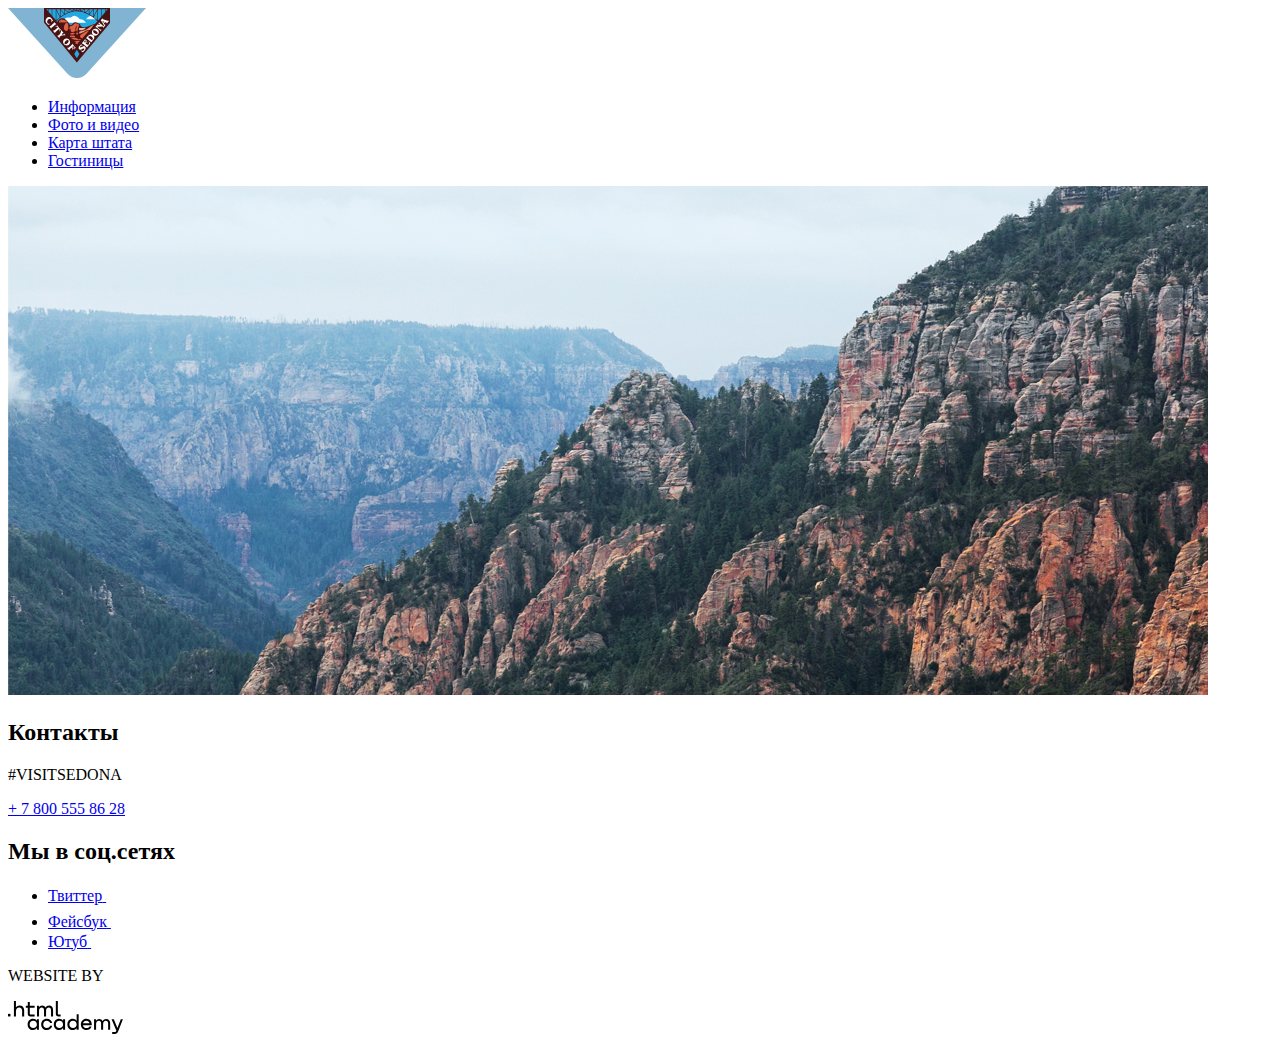
<file: Седона/blank.html>
<!DOCTYPE html>
<html lang="ru">
  <head>
    <meta charset="utf-8">
    <link rel="icon" href="favicon.ico">
    <link rel="icon" href="img/favicons/icon.svg" type="image/svg+xml">
    <link rel="apple-touch-icon" href="img/favicons/apple-icon-180x180.png">
    <title>Седона</title>
  </head>
    <body>
      <header class="header">
        <nav class="header__nav nav">
          <a class="nav__logo">
            <img src="img/logo/logo.svg" alt="Лого Седона" width="138" height="70">
          </a>
          <ul class="nav__list">
            <li class="nav__item"><a href="blank.html">Информация</a></li>
            <li class="nav__item"><a href="blank.html">Фото и видео</a></li>
            <li class="nav__item"><a href="blank.html">Карта штата</a></li>
            <li class="nav__item"> <a href="catalog.html">Гостиницы</a></li>
          </ul>
        </nav>
        <img class="header__background" src="img/index/header/header-foto-sedona.jpg" alt="Высокие горы с каменистыми выступы частично покрытые лесом" width="1200" height="509">
      </header>
      <main>

      </main>
      <footer class="page-footer">
        <section class="page-footer__contacts" >
          <h2>Контакты</h2> <!--Скрыть-->
          <p>#VISITSEDONA</p>
          <a href="tel:+78005558628"><p>+ 7 800 555 86 28</p></a>
        </section>
        <section class="page-footer__socials">
          <h2>Мы в соц.сетях</h2> <!--Скрыть-->
          <ul>
            <li>
              <a class="button socials__button" href="#">
                <span>Твиттер</span>
                <svg width="17" height="16" viewBox="0 0 17 16" fill="none" xmlns="http://www.w3.org/2000/svg">
                  <path d="M10.95 1.14409C12.635 0.648089 13.934 1.41409 14.527 2.32309C15.2 2.09209 15.858 1.84209 16.538 1.61509C16.5249 2.30145 16.2117 2.94761 15.681 3.38309C16.366 3.55309 16.985 2.89209 16.985 2.89209C16.816 3.89209 15.979 4.68009 15.422 4.91609C15.191 11.6661 12.247 16.1331 5.34501 15.9981H4.89901C4.48901 15.9981 0.735007 15.5381 0.00100708 14.1111C2.27201 14.3071 3.89401 13.6891 4.69401 12.9341C3.73401 12.6341 2.01501 12.4571 1.71501 9.98409C2.06401 10.0901 2.27901 10.2121 2.90501 10.1031C1.70501 9.24709 0.374007 8.53009 0.448007 6.33009C0.733007 6.65809 1.51501 6.86609 1.78801 6.80209C1.08501 6.56109 -0.181993 3.44209 0.894007 1.85009C2.71201 3.70409 4.62901 5.45609 8.04601 5.62309C8.25401 3.33009 9.18301 1.79309 10.95 1.14409Z" fill="white"/>
                </svg>
              </a>
            </li>
            <li>
              <a class="button socials__button" href="#">
                <span>Фейсбук</span>
                <svg width="12" height="22" viewBox="0 0 12 22" fill="none" xmlns="http://www.w3.org/2000/svg">
                  <path d="M12 4V0H8C5.79086 0 4 1.79086 4 4V8H0V12H4V22H8V12H12V8H8V4H12Z" fill="white"/>
                </svg>  
              </a>
            </li>
            <li>
              <a class="button socials__button" href="#">
                <span>Ютуб</span>
                <svg width="20" height="16" viewBox="0 0 20 16" fill="none" xmlns="http://www.w3.org/2000/svg">
                  <path fill-rule="evenodd" clip-rule="evenodd" d="M3 0H17C18.65 0 20 1.35 20 3V13C20 14.65 18.65 16 17 16H3C1.35 16 0 14.65 0 13V3C0 1.35 1.35 0 3 0ZM6.027 4.002V11.998L15.014 8L6.027 4.002Z" fill="white"/>
                </svg>
              </a>
            </li>
          </ul>
        </section>
        <section class="page-footer__copyright">
          <p>WEBSITE BY</p>
          <a href="https://htmlacademy.ru/intensive/htmlcss">
            <img src="img/logo/logo_htmlacademy.svg" alt="Лого HTMLAcademy" width="115" height="33">
          </a>
        </section>
      </footer>
    </body>
   </html>
</file>
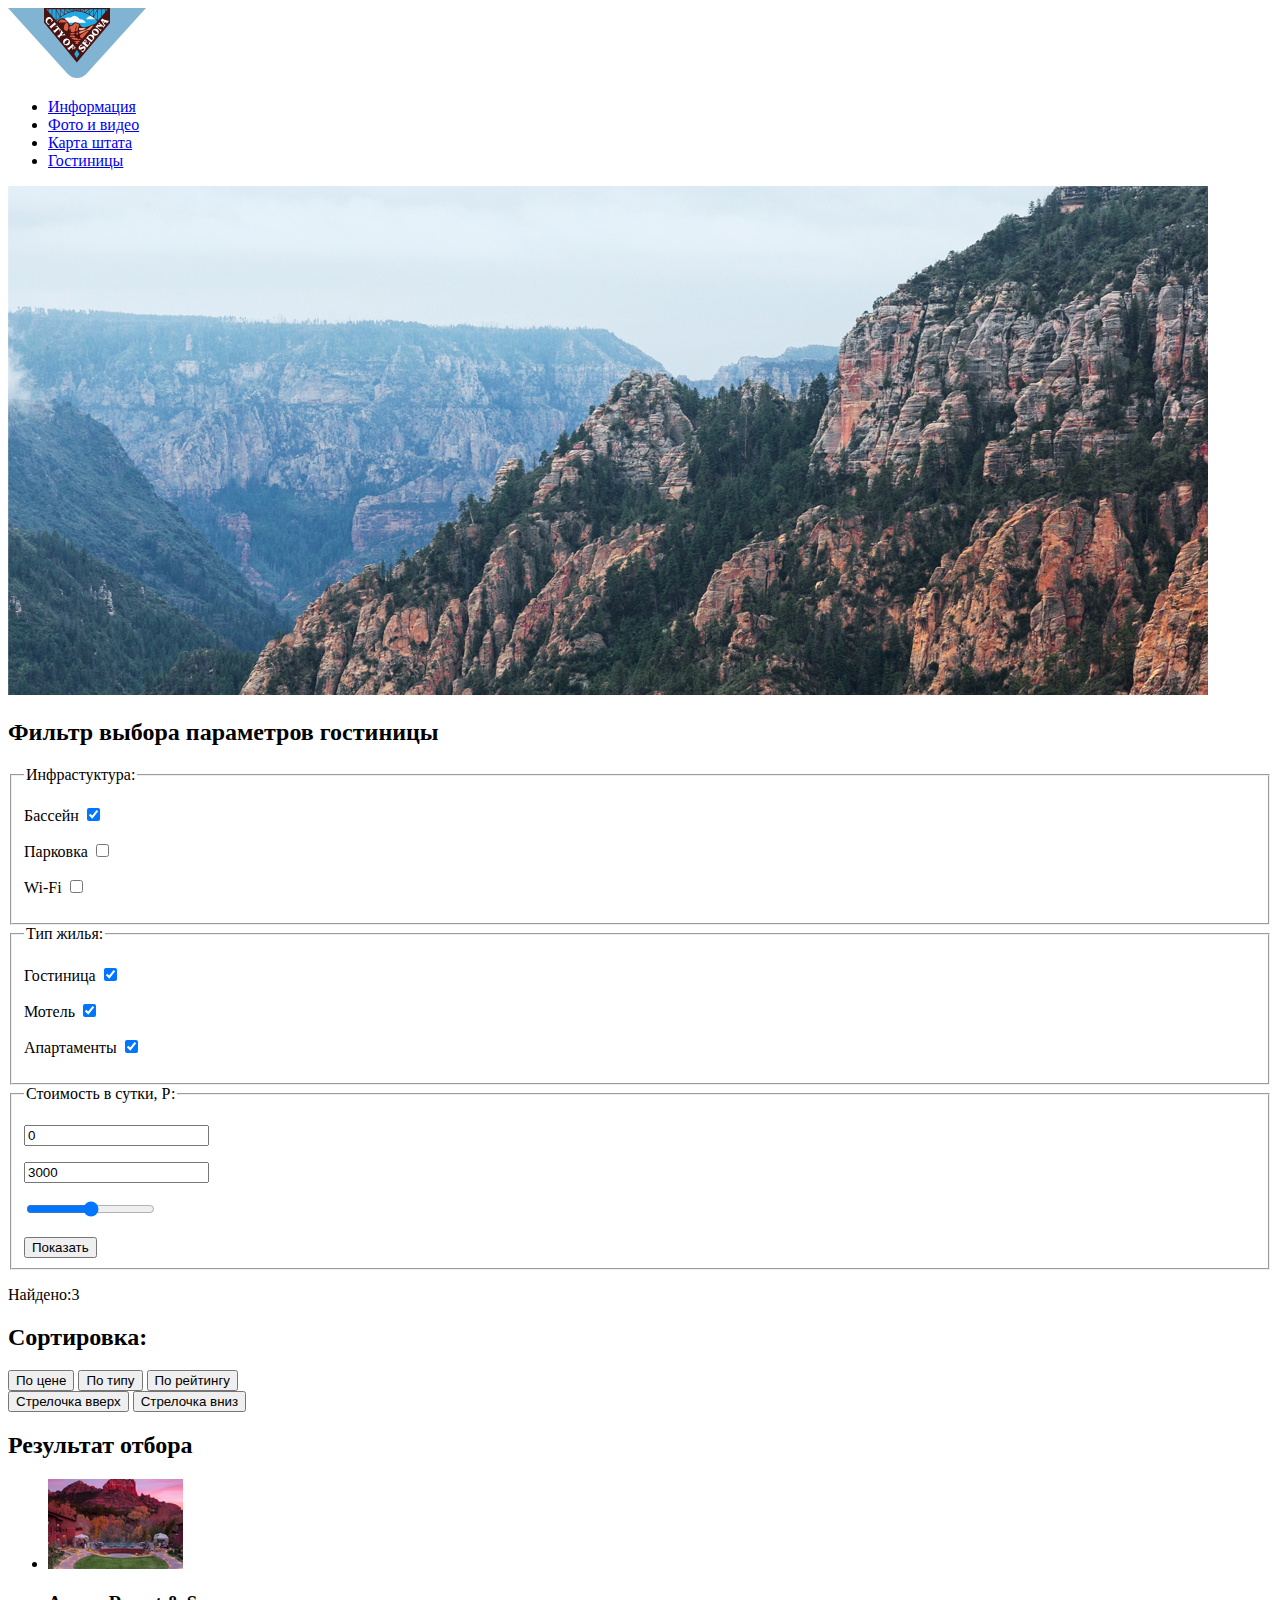
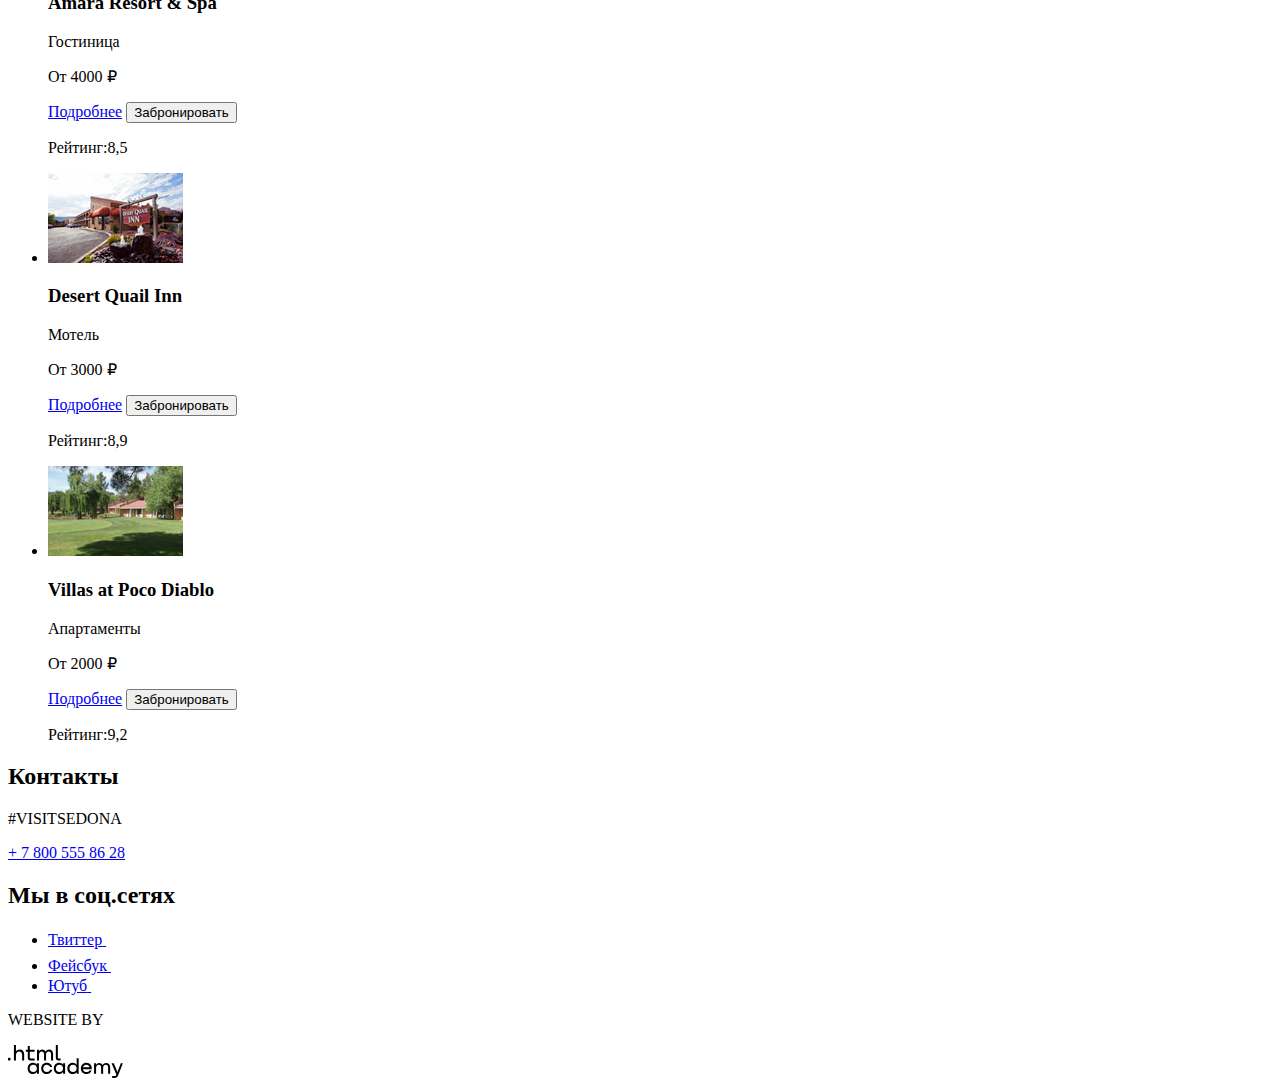
<file: Седона/catalog.html>
<!DOCTYPE html>
<html lang="ru">
  <head>
    <meta charset="utf-8">
    <link rel="icon" href="favicon.ico">
    <link rel="icon" href="img/favicons/icon.svg" type="image/svg+xml">
    <link rel="apple-touch-icon" href="img/favicons/apple-icon-180x180.png">
    <title>Седона</title>
  </head>
  <body class="page-body">
    <header class="header">
      <nav class="header__nav nav">
        <a class="nav__logo" href="index.html">
          <img src="img/logo/logo.svg" alt="Лого города Седона" width="138" height="70">
        </a>
        <ul class="nav__list">
          <li class="nav__item"><a href="blank.html">Информация</a></li>
          <li class="nav__item"><a href="blank.html">Фото и видео</a></li>
          <li class="nav__item"><a href="blank.html">Карта штата</a></li>
          <li class="nav__item nav__item-current"><a href="#">Гостиницы</a></li>
        </ul>
      </nav>
      <img class="header__background header__background_transparent" src="img/index/header/header-foto-sedona.jpg" alt="Высокие горы с каменистыми выступы частично покрытые лесом" width="1200" height="509">
    </header>
    <main class="main-catalog">
        <section class="catalog__filter filter">
            <h2>Фильтр выбора параметров гостиницы</h2><!--Скрыть-->
                <form class="filter" action="https://echo.htmlacademy.ru" method="get">

                        <fieldset>
                            <legend>Инфрастуктура:</legend>
                                        <p>
                                            <label for="swimming-pool">Бассейн</label>
                                            <input class="filter__input_checkbox filter__input" type="checkbox" name="swimming-pool" id="swimming-pool" checked>
                                        </p>
                                       <p>
                                            <label for="parking">Парковка</label>
                                            <input class="filter__input_checkbox filter__input" type="checkbox" name="parking" id="parking">
                                       </p>
                                        <p>
                                            <label for="WIFI">Wi-Fi</label>
                                            <input class="filter__input_checkbox filter__input" type="checkbox" name="WIFI" id="WIFI">
                                        </p>
                        </fieldset>
                        <fieldset>
                            <legend>Тип жилья:</legend>

                                        <p>
                                            <label for="hotel">Гостиница</label>
                                            <input class="filter__input_checkbox filter__input" type="checkbox" name="hotel" id="hotel" checked>
                                        </p>

                                        <p>
                                            <label for="motel">Мотель</label>
                                            <input class="filter__input_checkbox filter__input" type="checkbox" name="motel" id="motel" checked>
                                        </p>

                                        <p>
                                            <label for="apartments">Апартаменты</label>
                                            <input class="filter__input_checkbox filter__input" type="checkbox" name="apartments" id="apartments" checked>
                                        </p>
                        </fieldset>
                        <fieldset>
                            <legend>Стоимость в сутки, Р:</legend>
                               <p>
                                  <label for="price-from">
                                    <input class="filter__input" type="text" name="price-from" id="price-from" value="0">
                                  </label>
                               </p>
                               <p>
                                  <label for="price-up-to">
                                    <input class="filter__input" type="text" name="price-up-to" id="price-up-to" value="3000">
                                  </label>
                               </p>
                               <p>
                                  <label for="range-price">
                                    <input class="filter__input_range filter__input" type="range" min="0" max="3000" name="range-price" id="range-price">
                                  </label>
                               </p>
                               <button class="filter__button button">Показать</button>
                        </fieldset>
                </form>
        </section>
        <section class="catalog__sorting">
            <p>Найдено:3</p>
            <h2>Сортировка:</h2>
            <!-- <form action="https://echo.htmlacademy.ru" method="get">
                <input type="radio" name="sorting" id="by_price" value="by_price" checked>
                <label for="by_price"> По цене</label>
                <input type="radio" name="sorting" id="by_type" value="by_price">
                <label for="by_type"> По типу</label>
                <input type="radio" name="sorting" id="by_rating" value="by_price">
                <label for="by_rating"> По рейтингу</label>
            </form> -->
            <button class="sorting__button button">По цене</button>
            <button class="sorting__button button">По типу</button>
            <button class="sorting__button button">По рейтингу</button>
            <div>
              <button class="sorting__button_arrow-up">Стрелочка вверх</button>
              <button class="sorting__button_arrow-down">Стрелочка вниз</button>
            </div>
        </section>
        <section class="catalog__results-filter">
            <h2>Результат отбора</h2>
            <ul class="results-filter__list">
                <li class="results-filter__item">
                    <img src="img/catalog/Amara_resort_and_spa.jpg" alt="Фото гостиницы Amara Resort & Spa" width="135" height="90">
                    <h3>Amara Resort & Spa</h3>
                    <p>Гостиница</p>
                    <p>От 4000 ₽</p>
                    <a class="button results-filter__button_blue" href="blank.html">Подробнее</a>
                    <button class="button results-filter__button_brown">Забронировать</button>
                    <p>Рейтинг:8,5</p>
                </li>
                <li class="results-filter__item">
                    <img src="img/catalog/Desert.jpg" alt="Фото мотеля Desert Quail Inn" width="135" height="90">
                    <h3>Desert Quail Inn</h3>
                    <p>Мотель</p>
                    <p>От 3000 ₽</p>
                    <a class="button results-filter__button_blue" href="blank.html">Подробнее</a>
                    <button class="button results-filter__button_brown">Забронировать</button>
                    <p>Рейтинг:8,9</p>
                </li>
                <li class="results-filter__item">
                    <img src="img/catalog/Villas_at_poco_diablo.jpg" alt="Фото апартоментов Villas at Poco Diablo" width="135" height="90">
                    <h3>Villas at Poco Diablo</h3>
                    <p>Апартаменты</p>
                    <p>От 2000 ₽</p>
                    <a class="button results-filter__button_blue" href="blank.html">Подробнее</a>
                    <button class="button results-filter__button_brown">Забронировать</button>
                    <p>Рейтинг:9,2</p>
                </li>
            </ul>
        </section>
    </main>
    <footer class="page-footer">
      <section class="page-footer__contacts" >
        <h2>Контакты</h2> <!--Скрыть-->
        <p>#VISITSEDONA</p>
        <a href="tel:+78005558628"><p>+ 7 800 555 86 28</p></a>
      </section>
      <section class="page-footer__socials">
        <h2>Мы в соц.сетях</h2> <!--Скрыть-->
        <ul>
          <li>
            <a class="button socials__button" href="#">
              <span>Твиттер</span>
              <svg width="17" height="16" viewBox="0 0 17 16" fill="none" xmlns="http://www.w3.org/2000/svg">
                <path d="M10.95 1.14409C12.635 0.648089 13.934 1.41409 14.527 2.32309C15.2 2.09209 15.858 1.84209 16.538 1.61509C16.5249 2.30145 16.2117 2.94761 15.681 3.38309C16.366 3.55309 16.985 2.89209 16.985 2.89209C16.816 3.89209 15.979 4.68009 15.422 4.91609C15.191 11.6661 12.247 16.1331 5.34501 15.9981H4.89901C4.48901 15.9981 0.735007 15.5381 0.00100708 14.1111C2.27201 14.3071 3.89401 13.6891 4.69401 12.9341C3.73401 12.6341 2.01501 12.4571 1.71501 9.98409C2.06401 10.0901 2.27901 10.2121 2.90501 10.1031C1.70501 9.24709 0.374007 8.53009 0.448007 6.33009C0.733007 6.65809 1.51501 6.86609 1.78801 6.80209C1.08501 6.56109 -0.181993 3.44209 0.894007 1.85009C2.71201 3.70409 4.62901 5.45609 8.04601 5.62309C8.25401 3.33009 9.18301 1.79309 10.95 1.14409Z" fill="white"/>
              </svg>
            </a>
          </li>
          <li>
            <a class="button socials__button" href="#">
              <span>Фейсбук</span>
              <svg width="12" height="22" viewBox="0 0 12 22" fill="none" xmlns="http://www.w3.org/2000/svg">
                <path d="M12 4V0H8C5.79086 0 4 1.79086 4 4V8H0V12H4V22H8V12H12V8H8V4H12Z" fill="white"/>
              </svg>
            </a>
          </li>
          <li>
            <a class="button socials__button" href="#">
              <span>Ютуб</span>
              <svg width="20" height="16" viewBox="0 0 20 16" fill="none" xmlns="http://www.w3.org/2000/svg">
                <path fill-rule="evenodd" clip-rule="evenodd" d="M3 0H17C18.65 0 20 1.35 20 3V13C20 14.65 18.65 16 17 16H3C1.35 16 0 14.65 0 13V3C0 1.35 1.35 0 3 0ZM6.027 4.002V11.998L15.014 8L6.027 4.002Z" fill="white"/>
              </svg>
            </a>
          </li>
        </ul>
      </section>
      <section class="page-footer__copyright">
        <p>WEBSITE BY</p>
        <a href="https://htmlacademy.ru/intensive/htmlcss">
          <img src="img/logo/logo_htmlacademy.svg" alt="Лого HTMLAcademy" width="115" height="33">
        </a>
      </section>
    </footer>

  </body>
</html>
</file>
<file: Sedona_branch1/style.css>
@font-face {
  font-family: "PTSans";
  font-weight: 400;
  font-style: normal;
  src: local("PTSans"),
       url("../Седона/fonts/PTSans.woff2") format("woff2"),
       url("../Седона/fonts/PTSans.woff") format("woff");
}
@font-face {
  font-family: "PTSans-Bold";
  font-weight: 700;
  font-style: normal;
  src: local("PTsans-Bold"),
       url("../Седона/fonts/PTSans-Bold.woff2") format("woff2"),
       url("../Седона/fonts/PTSans-Bold.woff") format("woff");
}

:root {
  --basic-black: #000000;
  --basic-white: #FFFFFF;
  --basic-light-blue: #81B3D2;
  --basic-blue: #669EC0;
  --basic-dark-blue: #5496BD;
  --basic-light-brown: #766357;
  --basic-brown: #604E43;
  --basic-dark-brown: #503E33;
  --basic-dark-grey: #333333;
  --basic-light-grey: #EEEEEE;
  --special-light-grey:#F2F2F2;
  --special-dark-grey: #A9A9A9;
  --special-orange: #f7a84d;
  --background-map: #dbd1c5;
  --pink: #d1417d;
  --blue-grey: #9db0cc;
  --green: #74d677;
}

.page-body {
  min-width: 1280px;
  margin: 0 auto;
  padding-left: 40px;
  padding-right: 40px;
  font-family: "PTSans", Arial, sans-serif;
  font-size: 14px;
  line-height: 21px;
  font-weight: 400;
  color: var(--basic-black);
  text-transform: uppercase;
  background-color: var(--special-light-grey);
  text-align: center;
  display: grid;
  grid-template-rows: min-content 1fr min-content;
}

a {
  text-decoration: none;
  color: var(--basic-black);
}

img {
  max-width: 100%;
  height: auto;
}

.visually-hidden {
  position: absolute;
  width: 1px;
  height: 1px;
  margin: -1px;
  border: 0;
  padding: 0;
  white-space: nowrap;
  clip-path: inset(100%);
  clip: rect(0 0 0 0);
  overflow: hidden;
}

.page {
  height: 100%;
}


/* Navigation menu */

.nav__list {
  font-weight: 700;
  font-size: 14px;
  line-height: 26px;
  list-style: none;
}

.header__background {
  background-color: var(--special-dark-grey);
}

/* Список преимуществ */

.welcome {
  font-weight: 700;
  font-size: 21px;
  line-height: 26px;
}

.advantages__title {
  font-weight: 400;
  font-size: 14px;
  line-height: 26px;
  color: var(--basic-dark-grey);
}


.item__title {
  font-weight: 700;
  font-size: 21px;
  line-height: 21px;
  margin-top: 47px;
  margin-bottom: 25px;
}

.advantages__item p {
  margin-top: 0;
  margin-bottom: 23px;
}

.advantages-item__list {
  background-color: var(--special-light-grey);
}

.advantages-item__list h4 {
  color: var(--basic-black);
  margin-top: 0;
  margin-bottom: 25px;
}

.advantages-item__list p {
  color: var(--basic-dark-grey);
  margin-top: 0;
}

.advantages__item_blue {
  background-color: var(--basic-light-blue);
  color: var(--basic-white);
}

.advantages__list {
  display: grid;
  margin: 0;
  padding: 0;
  grid-template-columns: 1fr 1fr 1fr;
  grid-template-rows: 256px 330px 256px 256px;
  gap: 0px 0px; 
  grid-template-areas: 
    "city city-img city-img"
    "home eat souvenirs"
    "bridge-img bridge-img bridge"
    "squere way tourists"
}

.home { grid-area: home; }
.eat { grid-area: eat; }
.souvenirs { grid-area: souvenirs; }
.city { grid-area: city; }
.city-img { 
  grid-area: city-img;
  background-color: var(--special-orange);
}
.bridge-img { 
  grid-area: bridge-img;
  background-color: var(--special-orange); 
}
.bridge { grid-area: bridge; }
.squere { grid-area: squere; }
.way { grid-area: way; }
.tourists { grid-area: tourists; }

.advantages-item__svg {
  margin-top: 60px;
  margin-bottom: 28px;
}

/* Блок поиска отеля*/

.search-hotel {
  font-weight: 400;
  font-size: 14px;
  line-height: 24px;

}

.search-hotel__title {
  font-weight: 700;
  font-size: 30px;
  line-height: 24px;
}

.search-hotel__map {
  background-color: var(--background-map);
}

/*Интерактивные элементы*/

.button_brown {
  font: inherit;
  background-color: var(--basic-light-brown);
  color: var(--basic-white);
  font-weight: 700;
  text-transform: uppercase;
  border: none;
}

.search-hotel__button {
  font-size: 21px;
  line-height: 26px;
}

.button_brown:hover {
  background-color: var(--basic-brown);
}

.button_brown:focus {
  background-color: var(--basic-dark-brown);
  color: rgba(255, 250, 250, 0.3);
}

.button_blue {
  font: inherit;
  background-color: var(--basic-light-blue);
  color: var(--basic-white);
  font-weight: 700;
  text-transform: uppercase;
  border: none;
}

.socials__button {
  
}

.button_blue:hover {
  background-color: var(--basic-blue);
}

.button_blue:focus {
  background-color: var(--basic-dark-blue);
  color: rgba(255, 250, 250, 0.3);
}


.link:hover {
  color: var(--basic-dark-blue);
}

.link:focus {
   opacity: 0.3;
}

.filter__button {
  font-weight: 400;
  font-size: 14px;
  line-height: 21px;
  color: var(--basic-white);
  background-color: transparent;
  border: 2px solid var(--basic-white);
  text-transform: uppercase;
}

.filter__button:hover {
  background-color: var(--basic-white);
  color: var(--basic-black);
}

.sorting__button {
  font-weight: 400;
  font-size: 12px;
  line-height: 18px;
  text-transform: uppercase;
  opacity: 0.3;
  border: none;
  border-bottom: 1px dashed var(--basic-light-blue);
  background-color: transparent;
}

.sorting__button:hover  {
  color: var(--basic-light-blue);
  opacity: 1;
}

.sorting__button:active {
  opacity: 1;
  border: none;
}

.sorting__button:focus {
  border: none;
  color: var(--basic-light-blue);
  opacity: 1;
}

.link h3{
  font-weight: 700;
  font-size: 21px;
  line-height: 26px;
}

.results-filter__link:hover {
  color: var(--basic-light-blue);
}

.results-filter__link:focus {
  opacity: 0.3;
}

/*Подвал*/
.page-footer {
  min-width: 1280px;
  margin: 0 auto;
  display: grid;
  grid-template-columns: 1fr 1fr 1fr;
}

.footer__contacts {
  font-weight: 700;
  font-size: 21px;
  line-height: 26px;
}

.socials__list {
  list-style: none;
}


.footer__copyright {
  line-height: 26px;
}

/*Модальное окно*/
.modal__searh-hotel {
  display: none;
  background-color: var(--basic-white);
  font-weight: 700;
  font-size: 14px;
  line-height: 26px;
}

.search-hotel__input {
  font-weight: 700;
  font-size: 14px;
  line-height: 26px;
  text-align: left;
}

.modal__button {
  line-height: 26px;
}

/*Каталог*/

/*Фильтр*/
.filter {
  margin: 0;
  padding: 0;
  display: grid;
  grid-template-columns: 1fr 3fr 2fr;
  text-align: start;
}

.filter legend {
  font-weight: 700;
  font-size: 16px;
  line-height: 21px;
  color: var(--basic-white);
}

 .filter__item, 
 .filter__input {
  font-weight: 400;
  font-size: 14px;
  line-height: 21px;
  color: var(--basic-white);
}

/*Результат отбора*/

.sorting__row p {
  font-weight: 700;
  font-size: 21px;
  line-height: 26px;
}

.sorting__row h2 {
  font-weight: 400;
  font-size: 12px;
  line-height: 18px;
}

.catalog__sorting {
  display: grid;
  grid-template-columns: 1fr min-content;
}

.sorting__row {
  display: flex;
}

.sorting-button__row {
  display: flex;
}

.results-filter__item p {
  font-weight: 400;
  font-size: 14px;
  line-height: 21px;
}

.results-filter__list {
  list-style: none;
  display: grid;
  margin: 0;
  grid-template-columns: auto;
  grid-template-rows: 1fr 1fr 1fr;
}

.results-filter__item {
  display: grid;
  grid-template-columns: 135px 1fr min-content;
  text-align: start;
}

.pink {
  background-color: var(--pink);
}

.blue-grey {
  background-color: var(--blue-grey);
}

.green {
  background-color: #74d677;
}
</file>
<file: Седона/style.css>
@font-face {
  font-family: "PTSans";
  font-weight: 400;
  font-style: normal;
  src: local("PTSans"),
       url("../Седона/fonts/PTSans.woff2") format("woff2"),
       url("../Седона/fonts/PTSans.woff") format("woff");
}
@font-face {
  font-family: "PTSans-Bold";
  font-weight: 700;
  font-style: normal;
  src: local("PTsans-Bold"),
       url("../Седона/fonts/PTSans-Bold.woff2") format("woff2"),
       url("../Седона/fonts/PTSans-Bold.woff") format("woff");
}

/* Variables */

:root {
  --basic-black: #000000;
  --basic-white: #FFFFFF;
  --basic-light-blue: #81B3D2;
  --basic-blue: #669EC0;
  --basic-dark-blue: #5496BD;
  --basic-light-brown: #766357;
  --basic-brown: #604E43;
  --basic-dark-brown: #503E33;
  --basic-dark-grey: #333333;
  --basic-light-grey: #EEEEEE;
  --special-light-grey:#F2F2F2;
  --special-dark-grey: #A9A9A9;
}

/* Global */

html {
  background-color: var(--special-light-grey);
  min-width: 1280px;
  padding-left: 40px;
  padding-right: 40px;
}

body {
  min-width: 1200px;
  margin: 0;
  padding: 0;
  font-family: "PTSans", Arial, sans-serif;
  font-size: 14px;
  line-height: 21px;
  font-weight: 400;
  color: var(--basic-black);
  text-transform: uppercase;
  background-color: var(--basic-white);
}

a {
  text-decoration: none;
}

img {
  max-width: 100%;
  height: auto;
}

/* Navigation menu */

.nav__list {
  font-weight: 700;
  font-size: 14px;
  line-height: 26px;
  color: var(--basic-black);
  list-style: none;
}

.header__background {
  background-color: var(--special-dark-grey);
}
</file>
<file: style.min.css>
@font-face{font-family:"PTSans";font-weight:400;font-style:normal;src:local("PTSans"),url("fonts/PTSans.woff2") format("woff2"),url("fonts/PTSans.woff") format("woff")}@font-face{font-family:"PTSans-Bold";font-weight:700;font-style:normal;src:local("PTsans-Bold"),url("fonts/PTSans-Bold.woff2") format("woff2"),url("fonts/PTSans-Bold.woff") format("woff")}:root{--basic-black:#000;--basic-white:#fff;--basic-light-blue:#81b3d2;--basic-blue:#669ec0;--basic-dark-blue:#5496bd;--basic-light-brown:#766357;--basic-brown:#604e43;--basic-dark-brown:#503e33;--basic-dark-grey:#333;--basic-light-grey:#eee;--special-light-grey:#f2f2f2;--special-dark-grey:#a9a9a9;--special-orange:#f7a84d;--background-map:#dbd1c5;--pink:#d1417d;--blue-grey:#9db0cc;--green:#74d677;--border-grey:#e5e5e5;--black-opasity:rgba(0,0,0,.3);--white-opasity:rgba(255,255,255,.3)}.wrapper{width:1200px;-webkit-box-shadow:0 0 20px var(--black-opasity);box-shadow:0 0 20px var(--black-opasity)}.page-body{width:1200px;margin:0 auto;padding-left:40px;padding-right:40px;background-color:var(--special-light-grey);font-family:"PTSans",Arial,sans-serif;font-size:14px;line-height:21px;font-weight:400;color:var(--basic-black);text-transform:uppercase;text-align:center;min-height:100%;display:-ms-grid;display:grid;-ms-grid-rows:-webkit-min-content 1fr -webkit-min-content;-ms-grid-rows:min-content 1fr min-content;grid-template-rows:-webkit-min-content 1fr -webkit-min-content;grid-template-rows:min-content 1fr min-content}
a{text-decoration:none;color:var(--basic-black)}img{max-width:100%;height:auto}.visually-hidden{position:absolute;width:1px;height:1px;margin:-1px;border:0;padding:0;white-space:nowrap;-webkit-clip-path:inset(100%);clip-path:inset(100%);clip:rect(0 0 0 0);overflow:hidden}.page{height:100%}.page-header{width:1200px;margin:0 auto;background-color:var(--basic-white)}.nav__list{font-weight:700;font-size:14px;line-height:26px;list-style:none;padding:0;margin:0;display:-webkit-box;display:-ms-flexbox;display:flex;-webkit-box-pack:justify;-ms-flex-pack:justify;justify-content:space-between;-webkit-box-align:center;-ms-flex-align:center;align-items:center;-ms-flex-wrap:wrap;flex-wrap:wrap}.nav__item{display:inline-block;-webkit-box-sizing:border-box;box-sizing:border-box;width:20%;padding:15px}.nav__item:nth-child(2){margin-right:20%}.nav__item a:hover{color:var(--basic-light-blue)}.nav__item a:active{color:var(--black-opasity-0)}.nav__item a:focus{color:var(--basic-light-brown)}.header__nav{position:relative}
.nav__logo{position:absolute;left:535px;width:138px;height:70px}.header__background{width:1200px;height:509px;background:url(img/index/header/heeder-welcome.svg) no-repeat 506px 76px,url(img/index/header/header-to-be-georgios.svg) no-repeat 472px 133px,url(img/index/header/header-sedona.png) no-repeat 372px 214px,url(img/index/header/header-fig_vyrez.svg) no-repeat center bottom,url(img/index/header/header-foto-sedona.jpg) no-repeat center center}.page-main{width:1200px;margin:0 auto;background-color:var(--basic-white)}.welcome{font-weight:700;font-size:21px;line-height:26px;margin:0;padding-top:45px;padding-bottom:29px}.advantages__title{font-weight:400;font-size:14px;line-height:26px;color:var(--basic-dark-grey);padding-top:15px;padding-bottom:15px;margin-top:0;margin-bottom:33px}.item__title{font-weight:700;font-size:21px;line-height:21px;margin-top:50px;margin-bottom:25px}.advantages__item p{margin-top:0;margin-bottom:23px}.advantages__item,.advantages-item__list{background-color:var(--basic-white)}
.advantages-item__list h4{color:var(--basic-black);padding:5px;margin-top:0;margin-bottom:15px;font-weight:700;font-size:21px;line-height:21px}.advantages-item__list p{color:var(--basic-dark-grey);padding:5px;margin-top:0;margin-bottom:75px}.advantages__item_blue{background-color:var(--basic-light-blue);color:var(--basic-white)}.advantages__list{display:-ms-grid;display:grid;margin:0;padding:0;-ms-grid-columns:1fr 1fr 1fr;grid-template-columns:1fr 1fr 1fr;grid-template-areas:"city city-img city-img" "home eat souvenirs" "bridge-img bridge-img bridge" "squere way tourists"}.home{-ms-grid-row:2;-ms-grid-column:1;grid-area:home}.eat{-ms-grid-row:2;-ms-grid-column:2;grid-area:eat}.souvenirs{-ms-grid-row:2;-ms-grid-column:3;grid-area:souvenirs}.city{-ms-grid-row:1;-ms-grid-column:1;grid-area:city}.city-img{-ms-grid-row:1;-ms-grid-column:2;-ms-grid-column-span:2;grid-area:city-img;background-color:var(--special-orange);width:100%;height:256px;-o-object-fit:cover;object-fit:cover}.bridge-img{-ms-grid-row:3;-ms-grid-column:1;-ms-grid-column-span:2;grid-area:bridge-img;background-color:var(--special-orange);width:800px;height:256px;-o-object-fit:cover;object-fit:cover}
.bridge{-ms-grid-row:3;-ms-grid-column:3;grid-area:bridge}.squere{-ms-grid-row:4;-ms-grid-column:1;grid-area:squere;background-color:var(--basic-light-grey)}.way{-ms-grid-row:4;-ms-grid-column:2;grid-area:way;background-color:var(--basic-light-grey)}.tourists{-ms-grid-row:4;-ms-grid-column:3;grid-area:tourists;background-color:var(--basic-light-grey)}.advantages-item__svg{margin-top:60px;margin-bottom:20px}.advantages__list .advantages__item:nth-last-child(-n+3){padding-bottom:30px}.souvenirs .advantages-item__svg{margin-bottom:15px}.search-hotel{font-weight:400;font-size:14px;line-height:24px;background-color:var(--basic-white);margin-top:50px;position:relative}.search-hotel__title{font-weight:700;font-size:30px;line-height:24px;padding:10px;margin-bottom:20px}.button_brown{font:inherit;background-color:var(--basic-light-brown);color:var(--basic-white);font-weight:700;text-transform:uppercase;border:none}.search-hotel__button{font-size:21px;line-height:26px;display:block;-webkit-box-sizing:border-box;box-sizing:border-box;width:568px;padding:30px 137px;margin:0 auto;margin-top:43px}
.button_brown:hover{background-color:var(--basic-brown)}.button_brown:focus{background-color:var(--basic-dark-brown);color:rgba(255,250,250,.3)}.button_blue{font:inherit;background-color:var(--basic-light-blue);color:var(--basic-white);font-weight:700;text-transform:uppercase;border:none}.button_blue:hover{background-color:var(--basic-blue)}.button_blue:focus{background-color:var(--basic-dark-blue);color:rgba(255,250,250,.3)}.page-footer{position:relative}.page-footer__map{background-color:var(--background-map)}.footer-wrapper{width:1200px;margin:0 auto;padding-bottom:33px;padding-top:25px;display:-ms-grid;display:grid;-ms-grid-columns:73px 127px (200px)[4] 127px 73px;grid-template-columns:73px 127px repeat(4,200px) 127px 73px;grid-template-areas:". contacts contacts socials socials copyright copyright .";-webkit-box-align:end;-ms-flex-align:end;align-items:flex-end;background-color:var(--basic-white);opacity:.9;position:absolute;bottom:6px}.footer__contacts{-ms-grid-row:1;-ms-grid-column:2;-ms-grid-column-span:2;font-weight:700;font-size:21px;line-height:26px;grid-area:contacts;display:-webkit-box;display:-ms-flexbox;display:flex;-webkit-box-orient:vertical;-webkit-box-direction:normal;-ms-flex-direction:column;flex-direction:column;-ms-flex-pack:distribute;justify-content:space-around}
.catalog__footer-wrapper>.footer__contacts{-ms-grid-row:1;-ms-grid-column:2;-ms-grid-column-span:2}.footer__contacts p{margin-bottom:0;margin-top:0}.footer__contacts p:last-child{margin-top:10px}.footer__socials{-ms-grid-row:1;-ms-grid-column:4;-ms-grid-column-span:2;grid-area:socials}.catalog__footer-wrapper>.footer__socials{-ms-grid-row:1;-ms-grid-column:4;-ms-grid-column-span:2}.socials__list{list-style:none;margin:0;padding:0;display:-webkit-box;display:-ms-flexbox;display:flex;gap:6px;-webkit-box-pack:center;-ms-flex-pack:center;justify-content:center;-webkit-box-align:center;-ms-flex-align:center;align-items:center}.socials__item{display:-webkit-box;display:-ms-flexbox;display:flex;-webkit-box-align:center;-ms-flex-align:center;align-items:center;-webkit-box-pack:center;-ms-flex-pack:center;justify-content:center;width:46px;height:50px;background-color:var(--basic-light-blue)}.socials__button:active svg path{fill:var(--white-opasity)}.footer__copyright{-ms-grid-row:1;-ms-grid-column:6;-ms-grid-column-span:2;grid-area:copyright;line-height:26px;-ms-grid-row-align:center;align-self:center;display:-webkit-box;display:-ms-flexbox;display:flex;-webkit-box-pack:center;-ms-flex-pack:center;justify-content:center}
.catalog__footer-wrapper>.footer__copyright{-ms-grid-row:1;-ms-grid-column:6;-ms-grid-column-span:2}.footer__copyright a{position:relative;top:11px;left:12px}.hidden{display:none}.modal__searh-hotel{background-color:var(--basic-white);font-weight:700;font-size:14px;line-height:26px;width:568px;-webkit-box-sizing:border-box;box-sizing:border-box;padding:55px;position:absolute;top:241px;z-index:999;left:50%;margin-left:-23.7%}.form__search-hotel{display:-webkit-box;display:-ms-flexbox;display:flex;-ms-flex-wrap:wrap;flex-wrap:wrap}.searh-hotel__item{width:460px;margin-bottom:30px;margin-top:0;display:-webkit-box;display:-ms-flexbox;display:flex;-webkit-box-pack:justify;-ms-flex-pack:justify;justify-content:space-between;position:relative}.searh-hotel__item label{font-weight:700;font-size:14px;line-height:26px;display:block;-webkit-box-sizing:border-box;box-sizing:border-box;padding-top:5px}.searh-hotel__wrapper{display:-webkit-box;display:-ms-flexbox;display:flex;width:460px;-webkit-box-pack:start;-ms-flex-pack:start;justify-content:flex-start}
.searh-hotel__item input{font-family:inherit;font-weight:700;font-size:14px;line-height:26px;text-align:left;text-transform:uppercase;outline:none;border:none;background-color:var(--special-light-grey);-webkit-box-sizing:border-box;box-sizing:border-box;padding:5px 13px}.searh-hotel__item input::-webkit-input-placeholder{color:var(--basic-black)}.searh-hotel__item input::-moz-placeholder{color:var(--basic-black)}.searh-hotel__item input:-ms-input-placeholder{color:var(--basic-black)}.searh-hotel__item input::-ms-input-placeholder{color:var(--basic-black)}.searh-hotel__item input::placeholder{color:var(--basic-black)}.arrival-date input,.departure-date input{width:300px;height:39px;margin-left:auto;padding-right:40px}.adults input,.children input{-webkit-box-sizing:border-box;box-sizing:border-box;width:34px;height:38px;padding-left:5px;padding-right:5px;margin-left:auto;text-align:center}.adults label{margin-right:25px}.children label{margin-left:50px}.modal__button{font-weight:700;font-size:21px;line-height:26px;width:100%;padding-top:16px;padding-bottom:16px}
.calendar{width:38px;height:39px;border:none;background-color:var(--special-light-grey)}.minus{padding-bottom:8px;position:absolute;left:116px}.minus,.plus{width:40px;height:38px;border:none;background-color:var(--special-light-grey)}.calendar:hover svg path,.plus:hover svg path{fill:var(--basic-black)}.minus:hover svg rect{fill:var(--basic-black)}.calendar:active svg path,.plus:active svg path{fill:var(--basic-light-blue)}.minus:active svg rect{fill:var(--basic-light-blue)}.searh-hotel__item input:hover{background-color:var(--border-grey);outline:none}.searh-hotel__item input:focus{background-color:var(--basic-white);border:2px solid var(--border-grey);outline:none}.filter{margin:0;padding:0;display:-ms-grid;display:grid;-ms-grid-columns:330px 480px 390px;grid-template-columns:330px 480px 390px;text-align:left;-webkit-box-align:center;-ms-flex-align:center;align-items:center}.catalog__filter{margin:0 auto;padding:0;background:url('img/catalog/background_opasity.jpg') 1200px 217px}.filter fieldset{padding:0;margin:0;border:0}
.filter legend{font-weight:700;font-size:16px;line-height:21px;color:var(--basic-white);padding-top:27px;padding-bottom:13px}.filter__item,.filter__input{font-weight:400;font-size:14px;line-height:21px;color:var(--basic-white)}.filter .filter__infrastructure{margin-left:73px}.filter__item{position:relative;display:block;-webkit-user-select:none;-moz-user-select:none;-ms-user-select:none;user-select:none;padding-left:38px}.filter__item:before{content:"";position:absolute;width:18px;height:18px;border:2px solid var(--basic-white);border-radius:2px;top:-2px;left:0}.filter__input_checkbox:checked+.filter__item:after{content:"";position:absolute;width:23px;height:23px;left:3px;bottom:0;background-image:url('/img/small_img/Shape.png');background-repeat:no-repeat;background-position:0 0}.input-wrap{margin-bottom:26px}.filter__input_checkbox:hover+label,.filter__input_checkbox:focus+label{font-size:19px}.range-filter{width:315px}.range-controls{margin-top:10px;margin-bottom:22px;padding-top:10px;position:relative}
.range-controls .scale{height:2px;background:var(--blue-grey)}.range-controls .bar{width:90%;height:2px;background:var(--basic-white)}.range-controls .toggle{position:absolute;top:0;width:4px;height:4px;padding:0;border:8px solid var(--basic-white);background-color:var(--blue-grey);border-radius:50%;-webkit-box-shadow:0 2px 1px 0 var(--blue-grey);box-shadow:0 2px 1px 0 var(--blue-grey);cursor:pointer}.range-controls .toggle-max{left:270px}.price__controls .filter__input{color:var(--basic-white);background-color:transparent;border:none;text-transform:uppercase;text-align:center;padding-top:5px;padding-bottom:5px;width:148px}.price__controls{display:-webkit-box;display:-ms-flexbox;display:flex;-webkit-box-pack:justify;-ms-flex-pack:justify;justify-content:space-between;border:2px solid var(--basic-white);border-radius:2px;position:relative}.price__controls:after{position:absolute;content:"";width:2px;height:22px;background-color:var(--basic-white);left:155px;top:3px}.filter__button{font-weight:400;font-size:14px;line-height:21px;color:var(--basic-white);background-color:transparent;border:2px solid var(--basic-white);border-radius:2px;text-transform:uppercase;padding:7px 30px;margin-top:10px;margin-left:85px;margin-bottom:31px}
.filter__button:hover{background-color:var(--basic-white);color:var(--basic-black)}.range-controls .toggle:hover{-webkit-transform:scale(1.2);-ms-transform:scale(1.2);transform:scale(1.2)}.catalog__sorting p{font-weight:700;font-size:21px;line-height:26px;margin-left:45px;padding-top:8px;padding-bottom:8px}.catalog__sorting h2{font-weight:400;font-size:12px;line-height:18px;margin-top:auto;margin-bottom:auto;margin-left:18px}.catalog__sorting{display:-ms-grid;display:grid;-ms-grid-columns:220px 1fr 180px;grid-template-columns:220px 1fr 180px}.sorting__row{display:-webkit-box;display:-ms-flexbox;display:flex;-webkit-box-align:center;-ms-flex-align:center;align-items:center;-webkit-box-pack:start;-ms-flex-pack:start;justify-content:start;gap:35px}.sorting__button{font-weight:400;font-size:12px;line-height:18px;text-transform:uppercase;opacity:.3;border-bottom:2px dotted var(--basic-light-blue)}.sorting__row .current{color:var(--basic-light-blue);border:none;opacity:1}.sorting__button:focus,.sorting__button:hover{color:var(--basic-light-blue);opacity:1}
.sorting__button:active{opacity:1;color:var(--basic-black);border:none}.sorting-button__row{display:-webkit-box;display:-ms-flexbox;display:flex;-webkit-box-pack:center;-ms-flex-pack:center;justify-content:center;gap:10px;margin-bottom:auto;margin-top:auto}.sorting-button__row .current svg path{fill:var(--basic-light-blue)}.button_arrow:focus svg path,.button_arrow:hover svg path{fill:var(--basic-black)}.results-filter__item p{font-weight:400;font-size:14px;line-height:21px}.results-filter__list{list-style:none;margin:0;padding:0;display:-ms-grid;display:grid}.results-filter__item{width:1200px;margin:0 auto;border-top:1px solid var(--border-grey);border-bottom:1px solid var(--border-grey);display:-ms-grid;display:grid;-ms-grid-columns:220px 1fr -webkit-min-content;-ms-grid-columns:220px 1fr min-content;grid-template-columns:220px 1fr -webkit-min-content;grid-template-columns:220px 1fr min-content;text-align:start;padding-bottom:18px}.pink{background-color:var(--pink)}.blue-grey{background-color:var(--blue-grey)}
.green{background-color:var(--green)}.results-filter__item img{width:135px;height:90px;position:relative;top:30px;left:73px}.wrap-button{display:-webkit-box;display:-ms-flexbox;display:flex;gap:6px;-webkit-box-pack:justify;-ms-flex-pack:justify;justify-content:space-between}.results-filter__button{font-size:14px;line-height:21px;-webkit-box-sizing:border-box;box-sizing:border-box;padding-left:16px;padding-right:17px;height:27px;display:-webkit-inline-box;display:-ms-inline-flexbox;display:inline-flex;-webkit-box-pack:center;-ms-flex-pack:center;justify-content:center;-webkit-box-align:center;-ms-flex-align:center;align-items:center}.item-box{display:-ms-grid;display:grid;-ms-grid-columns:110px 6px 1fr;grid-template-columns:110px 1fr;-webkit-column-gap:6px;-moz-column-gap:6px;column-gap:6px;margin-left:19px;padding-top:25px}.link:hover{color:var(--basic-dark-blue)}.link:focus{opacity:.3}.link{grid-column:1/-1}.link h3{font-weight:700;font-size:21px;line-height:26px;margin:0}.item-box p{margin:0}
.results-filter__link:hover{color:var(--basic-light-blue)}.results-filter__link:focus{opacity:.3}.rating{margin-right:73px}.rating p{-webkit-box-sizing:border-box;box-sizing:border-box;width:110px;padding:5px 12px 2px;background-color:var(--special-light-grey);display:-webkit-inline-box;display:-ms-inline-flexbox;display:inline-flex;-webkit-box-pack:center;-ms-flex-pack:center;justify-content:center;-webkit-box-align:center;-ms-flex-align:center;align-items:center;margin-top:5px}.stars{margin-top:30px;margin-bottom:40px;display:-webkit-box;display:-ms-flexbox;display:flex;gap:4px;-webkit-box-pack:end;-ms-flex-pack:end;justify-content:flex-end}.catalog__footer-wrapper{width:1200px;margin:0 auto;padding-bottom:33px;padding-top:25px;display:-ms-grid;display:grid;-ms-grid-columns:73px 127px (200px)[4] 127px 73px;grid-template-columns:73px 127px repeat(4,200px) 127px 73px;grid-template-areas:". contacts contacts socials socials copyright copyright .";-webkit-box-align:end;-ms-flex-align:end;align-items:flex-end;background-color:var(--basic-white)}
</file>
